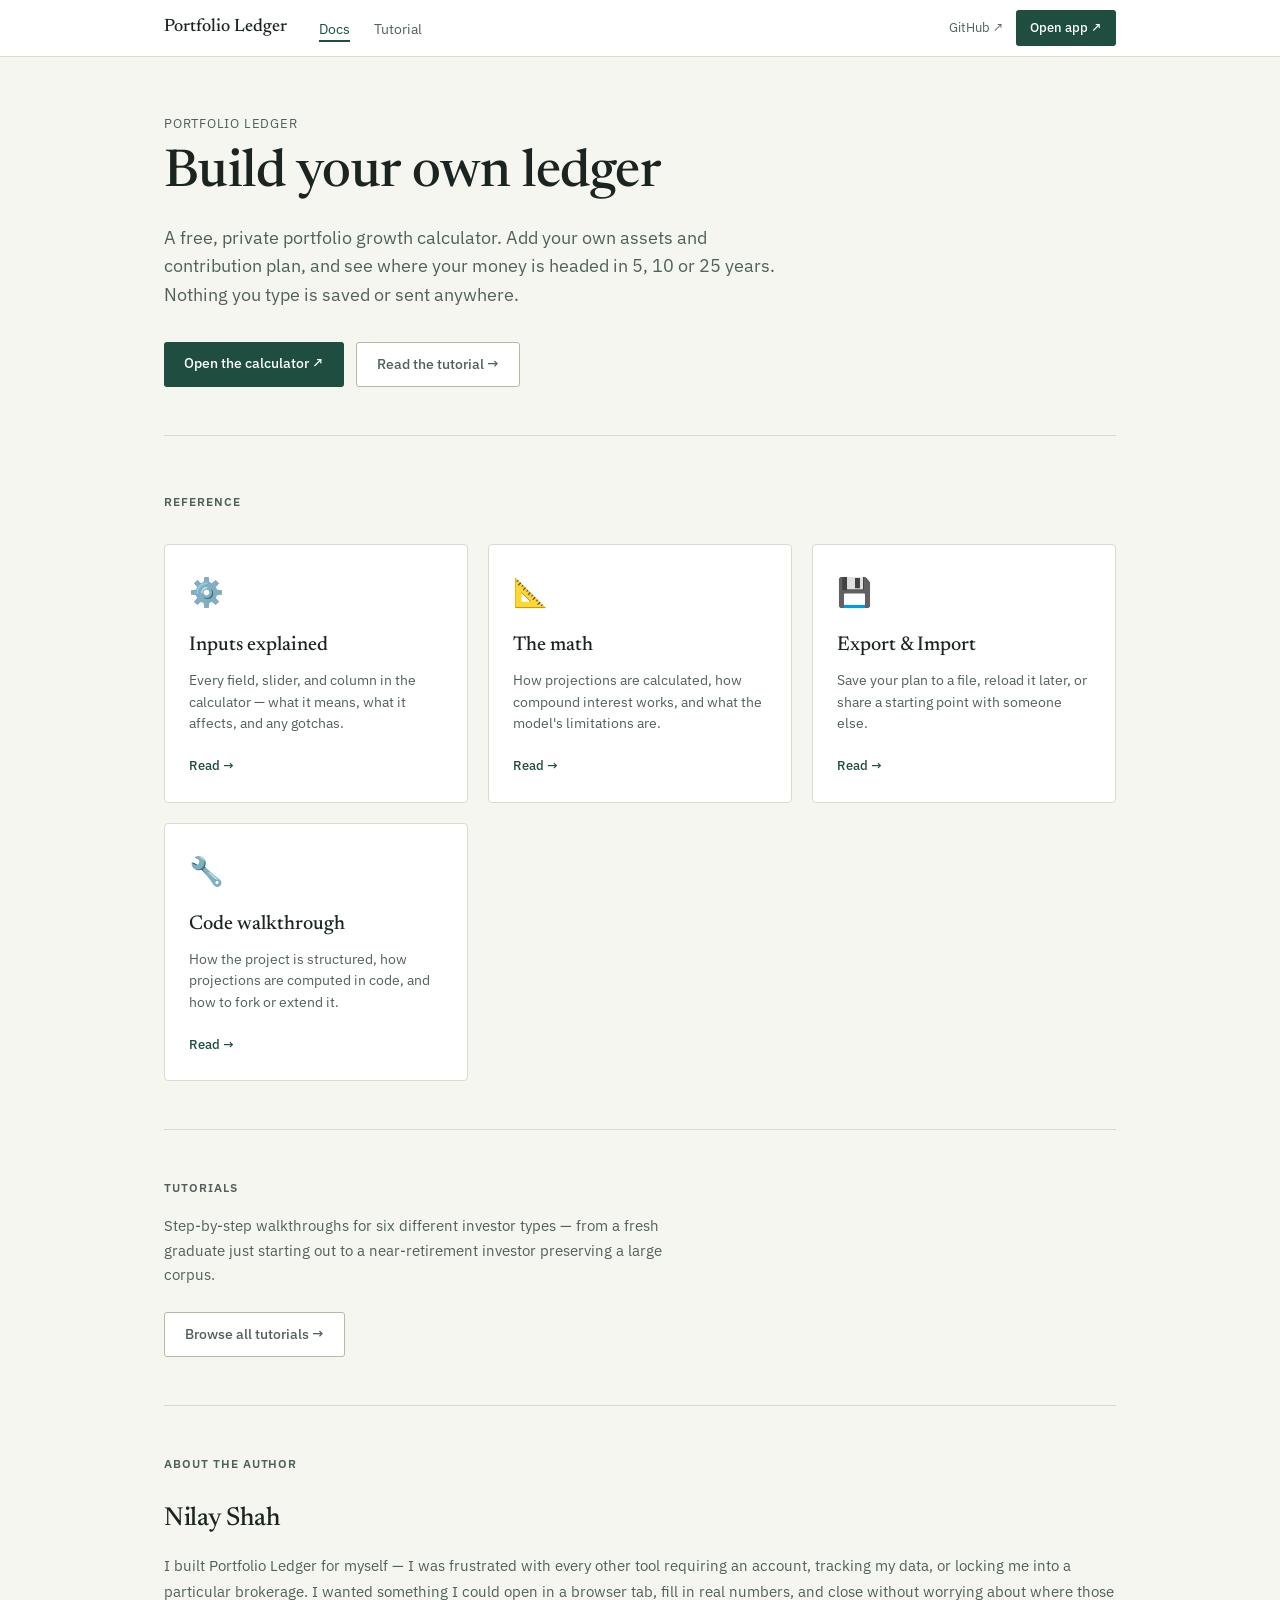
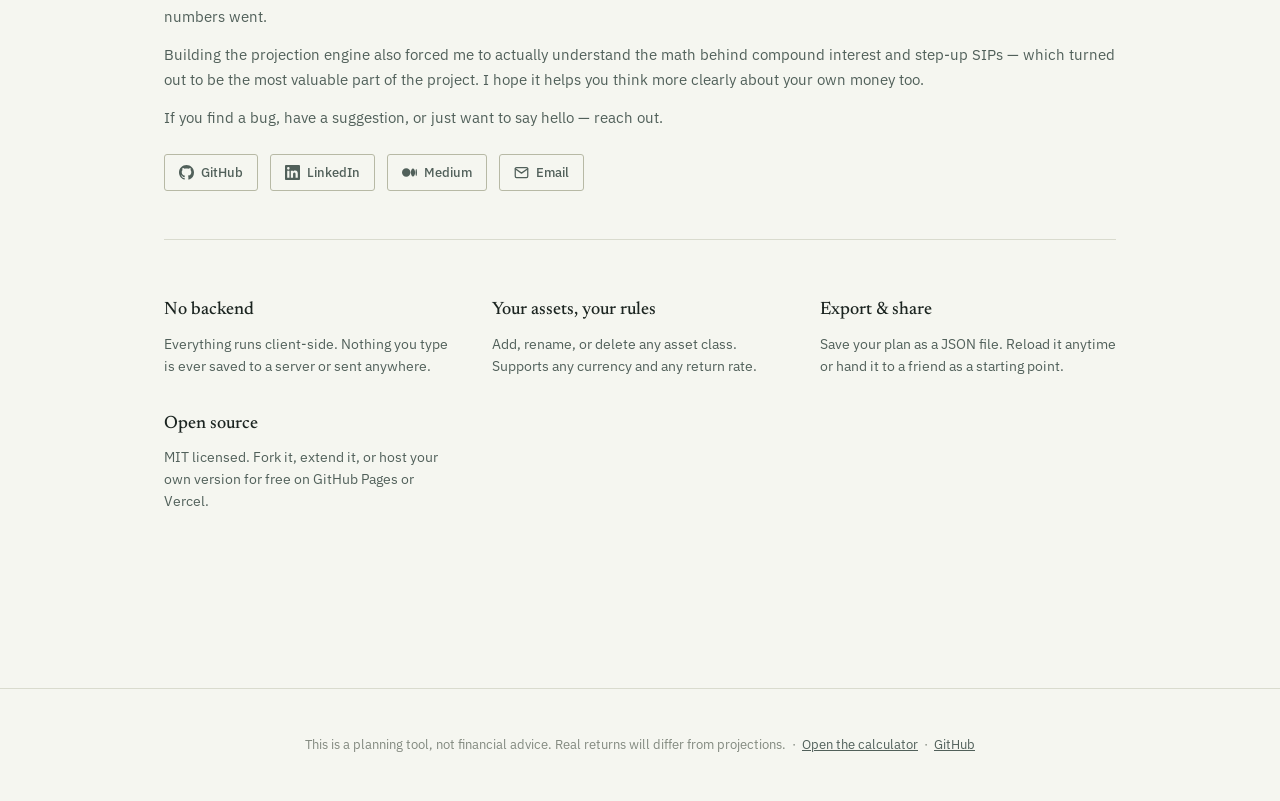
<file: docs/index.html>
<!DOCTYPE html>
<html lang="en">
<head>
<meta charset="UTF-8">
<meta name="viewport" content="width=device-width, initial-scale=1.0">
<title>Portfolio Ledger — Docs</title>
<meta name="description" content="Documentation for Portfolio Ledger — a free, private portfolio growth calculator that runs entirely in your browser.">
<link rel="icon" type="image/svg+xml" href="../app/favicon.svg">
<link rel="stylesheet" href="css/style.css">
</head>
<body>

<nav class="site-nav">
  <div class="nav-inner">
    <a class="nav-brand" href="index.html">Portfolio Ledger</a>
    <ul class="nav-links">
      <li><a href="index.html" class="active">Docs</a></li>
      <li><a href="tutorials/index.html">Tutorial</a></li>
    </ul>
    <div class="nav-ctas">
      <a href="https://github.com/nilays-ns/portfolio-ledger" target="_blank" rel="noopener">GitHub ↗</a>
      <a href="../app/index.html" class="nav-cta-primary">Open app ↗</a>
    </div>
    <button class="nav-hamburger" aria-label="Toggle navigation">
      <svg width="20" height="20" viewBox="0 0 20 20" fill="none" stroke="currentColor" stroke-width="1.8">
        <line x1="2" y1="5" x2="18" y2="5"/>
        <line x1="2" y1="10" x2="18" y2="10"/>
        <line x1="2" y1="15" x2="18" y2="15"/>
      </svg>
    </button>
  </div>
</nav>

<div class="page">

  <div class="hero">
    <p class="hero-label">Portfolio Ledger</p>
    <h1>Build your own ledger</h1>
    <p class="hero-sub">A free, private portfolio growth calculator. Add your own assets and contribution plan, and see where your money is headed in 5, 10 or 25 years. Nothing you type is saved or sent anywhere.</p>
    <div class="hero-actions">
      <a href="../app/index.html" class="btn btn-primary">Open the calculator ↗</a>
      <a href="tutorials/index.html" class="btn btn-ghost">Read the tutorial →</a>
    </div>
  </div>

  <p class="section-label">Reference</p>
  <div class="card-grid">
    <a class="card" href="references/inputs.html">
      <span class="card-icon">⚙️</span>
      <h3>Inputs explained</h3>
      <p>Every field, slider, and column in the calculator — what it means, what it affects, and any gotchas.</p>
      <span class="card-link">Read →</span>
    </a>
    <a class="card" href="references/math.html">
      <span class="card-icon">📐</span>
      <h3>The math</h3>
      <p>How projections are calculated, how compound interest works, and what the model's limitations are.</p>
      <span class="card-link">Read →</span>
    </a>
    <a class="card" href="references/export-import.html">
      <span class="card-icon">💾</span>
      <h3>Export &amp; Import</h3>
      <p>Save your plan to a file, reload it later, or share a starting point with someone else.</p>
      <span class="card-link">Read →</span>
    </a>
    <a class="card" href="references/code.html">
      <span class="card-icon">🔧</span>
      <h3>Code walkthrough</h3>
      <p>How the project is structured, how projections are computed in code, and how to fork or extend it.</p>
      <span class="card-link">Read →</span>
    </a>
  </div>

  <hr class="rule">

  <p class="section-label">Tutorials</p>
  <p style="font-size:15px; color:var(--ink-soft); margin: -8px 0 24px; max-width: 56ch;">Step-by-step walkthroughs for six different investor types — from a fresh graduate just starting out to a near-retirement investor preserving a large corpus.</p>
  <a href="tutorials/index.html" class="btn btn-ghost">Browse all tutorials →</a>

  <hr class="rule">

  <p class="section-label">About the author</p>
  <div style="display:flex;gap:32px;align-items:flex-start;flex-wrap:wrap;">
    <div style="flex:1;min-width:260px;">
      <h2 style="font-family:'Newsreader',serif;font-weight:500;font-size:26px;margin:0 0 12px;letter-spacing:-0.01em;">Nilay Shah</h2>
      <p style="font-size:15px;color:var(--ink-soft);line-height:1.7;margin:0 0 12px;">I built Portfolio Ledger for myself — I was frustrated with every other tool requiring an account, tracking my data, or locking me into a particular brokerage. I wanted something I could open in a browser tab, fill in real numbers, and close without worrying about where those numbers went.</p>
      <p style="font-size:15px;color:var(--ink-soft);line-height:1.7;margin:0 0 12px;">Building the projection engine also forced me to actually understand the math behind compound interest and step-up SIPs — which turned out to be the most valuable part of the project. I hope it helps you think more clearly about your own money too.</p>
      <p style="font-size:15px;color:var(--ink-soft);line-height:1.7;margin:0 0 24px;">If you find a bug, have a suggestion, or just want to say hello — reach out.</p>
      <div style="display:flex;gap:12px;flex-wrap:wrap;">
        <a href="https://github.com/nilays-ns" target="_blank" rel="noopener" style="display:inline-flex;align-items:center;gap:7px;font-size:13px;font-weight:500;color:var(--ink-soft);text-decoration:none;border:1px solid var(--line-strong);padding:7px 14px;border-radius:3px;transition:border-color 0.15s,color 0.15s;" onmouseover="this.style.borderColor='var(--ink)';this.style.color='var(--ink)'" onmouseout="this.style.borderColor='var(--line-strong)';this.style.color='var(--ink-soft)'">
          <svg width="15" height="15" viewBox="0 0 16 16" fill="currentColor"><path d="M8 0C3.58 0 0 3.58 0 8c0 3.54 2.29 6.53 5.47 7.59.4.07.55-.17.55-.38 0-.19-.01-.82-.01-1.49-2.01.37-2.53-.49-2.69-.94-.09-.23-.48-.94-.82-1.13-.28-.15-.68-.52-.01-.53.63-.01 1.08.58 1.23.82.72 1.21 1.87.87 2.33.66.07-.52.28-.87.51-1.07-1.78-.2-3.64-.89-3.64-3.95 0-.87.31-1.59.82-2.15-.08-.2-.36-1.02.08-2.12 0 0 .67-.21 2.2.82.64-.18 1.32-.27 2-.27.68 0 1.36.09 2 .27 1.53-1.04 2.2-.82 2.2-.82.44 1.1.16 1.92.08 2.12.51.56.82 1.27.82 2.15 0 3.07-1.87 3.75-3.65 3.95.29.25.54.73.54 1.48 0 1.07-.01 1.93-.01 2.2 0 .21.15.46.55.38A8.013 8.013 0 0016 8c0-4.42-3.58-8-8-8z"/></svg>
          GitHub
        </a>
        <a href="https://www.linkedin.com/in/nilay-shah-036480152/" target="_blank" rel="noopener" style="display:inline-flex;align-items:center;gap:7px;font-size:13px;font-weight:500;color:var(--ink-soft);text-decoration:none;border:1px solid var(--line-strong);padding:7px 14px;border-radius:3px;transition:border-color 0.15s,color 0.15s;" onmouseover="this.style.borderColor='var(--ink)';this.style.color='var(--ink)'" onmouseout="this.style.borderColor='var(--line-strong)';this.style.color='var(--ink-soft)'">
          <svg width="15" height="15" viewBox="0 0 24 24" fill="currentColor"><path d="M20.447 20.452h-3.554v-5.569c0-1.328-.027-3.037-1.852-3.037-1.853 0-2.136 1.445-2.136 2.939v5.667H9.351V9h3.414v1.561h.046c.477-.9 1.637-1.85 3.37-1.85 3.601 0 4.267 2.37 4.267 5.455v6.286zM5.337 7.433a2.062 2.062 0 01-2.063-2.065 2.064 2.064 0 112.063 2.065zm1.782 13.019H3.555V9h3.564v11.452zM22.225 0H1.771C.792 0 0 .774 0 1.729v20.542C0 23.227.792 24 1.771 24h20.451C23.2 24 24 23.227 24 22.271V1.729C24 .774 23.2 0 22.222 0h.003z"/></svg>
          LinkedIn
        </a>
        <a href="https://medium.com/@shahnilay" target="_blank" rel="noopener" style="display:inline-flex;align-items:center;gap:7px;font-size:13px;font-weight:500;color:var(--ink-soft);text-decoration:none;border:1px solid var(--line-strong);padding:7px 14px;border-radius:3px;transition:border-color 0.15s,color 0.15s;" onmouseover="this.style.borderColor='var(--ink)';this.style.color='var(--ink)'" onmouseout="this.style.borderColor='var(--line-strong)';this.style.color='var(--ink-soft)'">
          <svg width="15" height="15" viewBox="0 0 24 24" fill="currentColor"><path d="M13.54 12a6.8 6.8 0 01-6.77 6.82A6.8 6.8 0 010 12a6.8 6.8 0 016.77-6.82A6.8 6.8 0 0113.54 12zM20.96 12c0 3.54-1.51 6.42-3.38 6.42-1.87 0-3.39-2.88-3.39-6.42s1.52-6.42 3.39-6.42 3.38 2.88 3.38 6.42M24 12c0 3.17-.53 5.75-1.19 5.75-.66 0-1.19-2.58-1.19-5.75s.53-5.75 1.19-5.75C23.47 6.25 24 8.83 24 12z"/></svg>
          Medium
        </a>
        <a href="mailto:shahnilay103@gmail.com" style="display:inline-flex;align-items:center;gap:7px;font-size:13px;font-weight:500;color:var(--ink-soft);text-decoration:none;border:1px solid var(--line-strong);padding:7px 14px;border-radius:3px;transition:border-color 0.15s,color 0.15s;" onmouseover="this.style.borderColor='var(--ink)';this.style.color='var(--ink)'" onmouseout="this.style.borderColor='var(--line-strong)';this.style.color='var(--ink-soft)'">
          <svg width="15" height="15" viewBox="0 0 24 24" fill="none" stroke="currentColor" stroke-width="2" stroke-linecap="round" stroke-linejoin="round"><path d="M4 4h16c1.1 0 2 .9 2 2v12c0 1.1-.9 2-2 2H4c-1.1 0-2-.9-2-2V6c0-1.1.9-2 2-2z"/><polyline points="22,6 12,13 2,6"/></svg>
          Email
        </a>
      </div>
    </div>
  </div>

  <hr class="rule">

  <div class="feature-strip">
    <div class="feature-item">
      <h4>No backend</h4>
      <p>Everything runs client-side. Nothing you type is ever saved to a server or sent anywhere.</p>
    </div>
    <div class="feature-item">
      <h4>Your assets, your rules</h4>
      <p>Add, rename, or delete any asset class. Supports any currency and any return rate.</p>
    </div>
    <div class="feature-item">
      <h4>Export &amp; share</h4>
      <p>Save your plan as a JSON file. Reload it anytime or hand it to a friend as a starting point.</p>
    </div>
    <div class="feature-item">
      <h4>Open source</h4>
      <p>MIT licensed. Fork it, extend it, or host your own version for free on GitHub Pages or Vercel.</p>
    </div>
  </div>

</div>

<footer class="site-footer">
  <p>This is a planning tool, not financial advice. Real returns will differ from projections. &nbsp;·&nbsp; <a href="../app/index.html">Open the calculator</a> &nbsp;·&nbsp; <a href="https://github.com/nilays-ns/portfolio-ledger" target="_blank" rel="noopener">GitHub</a></p>
</footer>

<script src="js/nav.js"></script>
</body>
</html>
</file>
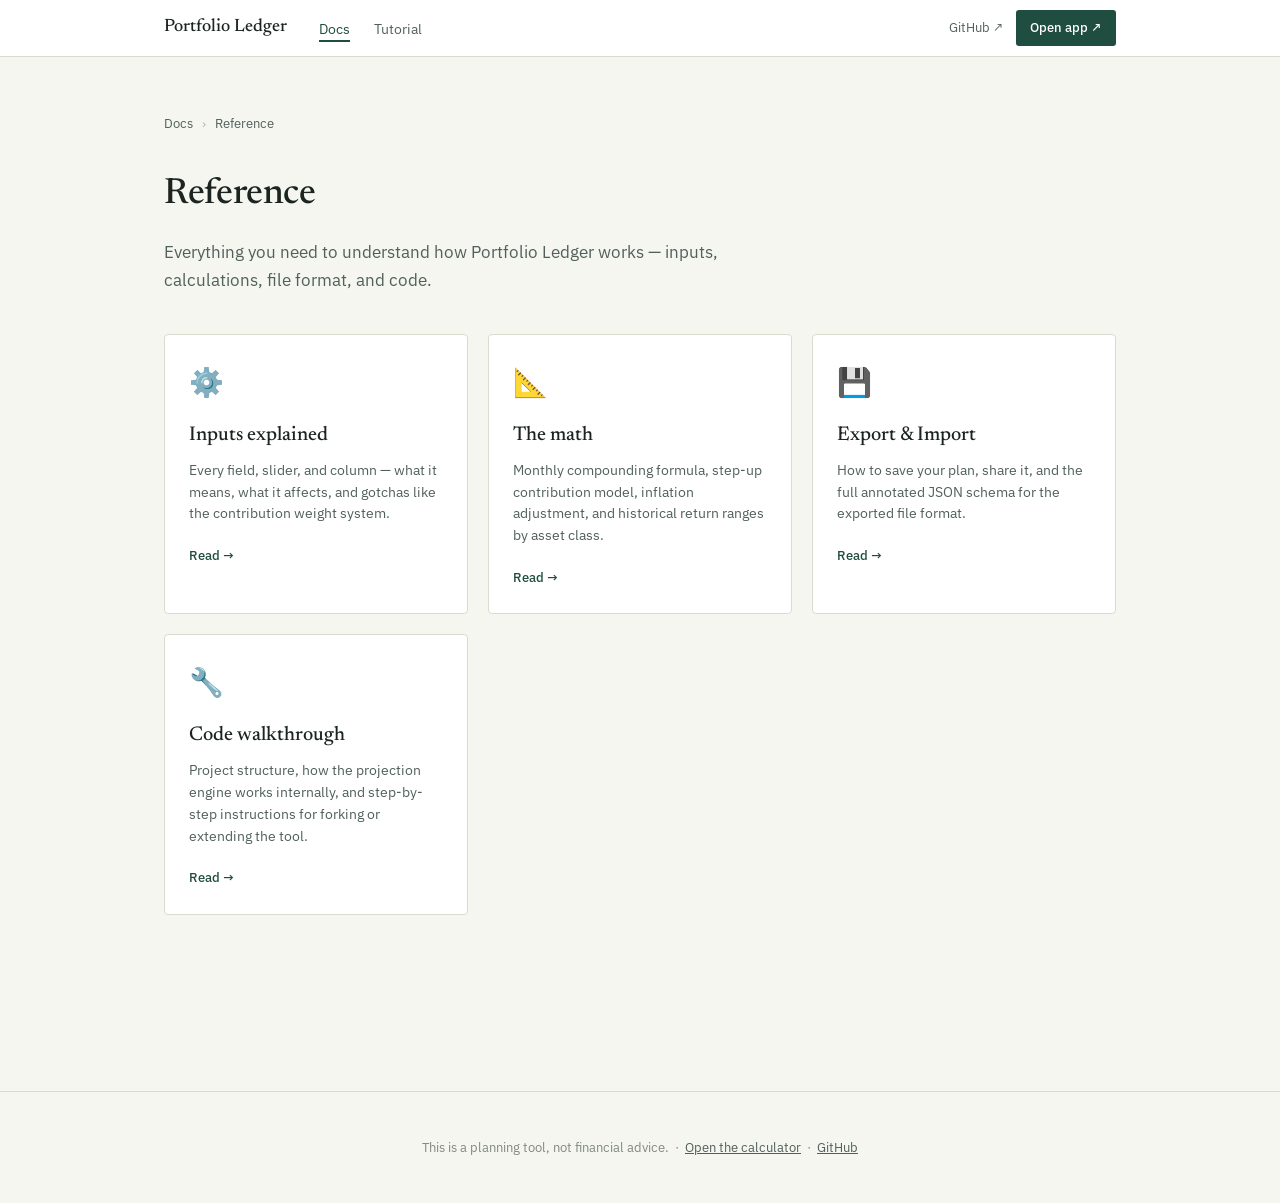
<file: docs/references/index.html>
<!DOCTYPE html>
<html lang="en">
<head>
<meta charset="UTF-8">
<meta name="viewport" content="width=device-width, initial-scale=1.0">
<title>Reference — Portfolio Ledger Docs</title>
<meta name="description" content="Full reference documentation for Portfolio Ledger — inputs, math, export format, and code.">
<link rel="icon" type="image/svg+xml" href="../../app/favicon.svg">
<link rel="stylesheet" href="../css/style.css">
</head>
<body>

<nav class="site-nav">
  <div class="nav-inner">
    <a class="nav-brand" href="../index.html">Portfolio Ledger</a>
    <ul class="nav-links">
      <li><a href="../index.html" class="active">Docs</a></li>
      <li><a href="../tutorials/index.html">Tutorial</a></li>
    </ul>
    <div class="nav-ctas">
      <a href="https://github.com/nilays-ns/portfolio-ledger" target="_blank" rel="noopener">GitHub ↗</a>
      <a href="../../app/index.html" class="nav-cta-primary">Open app ↗</a>
    </div>
    <button class="nav-hamburger" aria-label="Toggle navigation">
      <svg width="20" height="20" viewBox="0 0 20 20" fill="none" stroke="currentColor" stroke-width="1.8">
        <line x1="2" y1="5" x2="18" y2="5"/>
        <line x1="2" y1="10" x2="18" y2="10"/>
        <line x1="2" y1="15" x2="18" y2="15"/>
      </svg>
    </button>
  </div>
</nav>

<div class="page">

  <div class="breadcrumb">
    <a href="../index.html">Docs</a>
    <span>›</span>
    Reference
  </div>

  <h1 style="font-family:'Newsreader',serif;font-weight:500;font-size:36px;margin:0 0 12px;letter-spacing:-0.01em;">Reference</h1>
  <p style="font-size:17px;color:var(--ink-soft);margin:0 0 40px;max-width:56ch;">Everything you need to understand how Portfolio Ledger works — inputs, calculations, file format, and code.</p>

  <div class="card-grid">
    <a class="card" href="inputs.html">
      <span class="card-icon">⚙️</span>
      <h3>Inputs explained</h3>
      <p>Every field, slider, and column — what it means, what it affects, and gotchas like the contribution weight system.</p>
      <span class="card-link">Read →</span>
    </a>
    <a class="card" href="math.html">
      <span class="card-icon">📐</span>
      <h3>The math</h3>
      <p>Monthly compounding formula, step-up contribution model, inflation adjustment, and historical return ranges by asset class.</p>
      <span class="card-link">Read →</span>
    </a>
    <a class="card" href="export-import.html">
      <span class="card-icon">💾</span>
      <h3>Export &amp; Import</h3>
      <p>How to save your plan, share it, and the full annotated JSON schema for the exported file format.</p>
      <span class="card-link">Read →</span>
    </a>
    <a class="card" href="code.html">
      <span class="card-icon">🔧</span>
      <h3>Code walkthrough</h3>
      <p>Project structure, how the projection engine works internally, and step-by-step instructions for forking or extending the tool.</p>
      <span class="card-link">Read →</span>
    </a>
  </div>

</div>

<footer class="site-footer">
  <p>This is a planning tool, not financial advice. &nbsp;·&nbsp; <a href="../../app/index.html">Open the calculator</a> &nbsp;·&nbsp; <a href="https://github.com/nilays-ns/portfolio-ledger" target="_blank" rel="noopener">GitHub</a></p>
</footer>

<script src="../js/nav.js"></script>
</body>
</html>
</file>
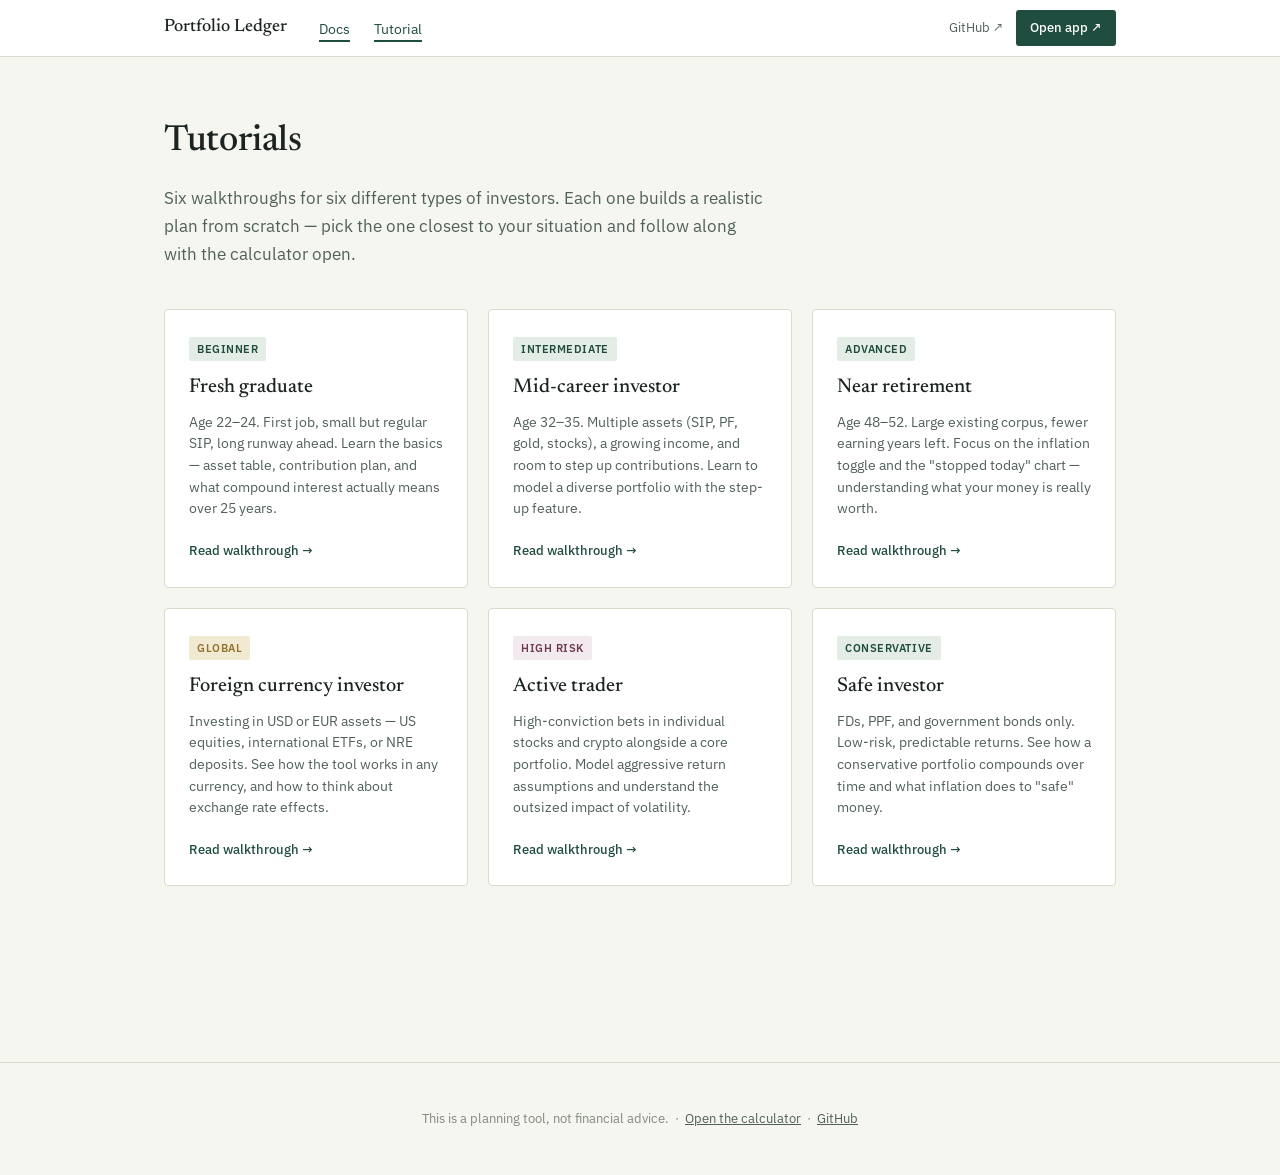
<file: docs/tutorials/index.html>
<!DOCTYPE html>
<html lang="en">
<head>
<meta charset="UTF-8">
<meta name="viewport" content="width=device-width, initial-scale=1.0">
<title>Tutorials — Portfolio Ledger Docs</title>
<meta name="description" content="Step-by-step walkthroughs for Portfolio Ledger — six investor personas from fresh graduate to near-retirement.">
<link rel="icon" type="image/svg+xml" href="../../app/favicon.svg">
<link rel="stylesheet" href="../css/style.css">
</head>
<body>

<nav class="site-nav">
  <div class="nav-inner">
    <a class="nav-brand" href="../index.html">Portfolio Ledger</a>
    <ul class="nav-links">
      <li><a href="../index.html">Docs</a></li>
      <li><a href="index.html" class="active">Tutorial</a></li>
    </ul>
    <div class="nav-ctas">
      <a href="https://github.com/nilays-ns/portfolio-ledger" target="_blank" rel="noopener">GitHub ↗</a>
      <a href="../../app/index.html" class="nav-cta-primary">Open app ↗</a>
    </div>
    <button class="nav-hamburger" aria-label="Toggle navigation">
      <svg width="20" height="20" viewBox="0 0 20 20" fill="none" stroke="currentColor" stroke-width="1.8">
        <line x1="2" y1="5" x2="18" y2="5"/>
        <line x1="2" y1="10" x2="18" y2="10"/>
        <line x1="2" y1="15" x2="18" y2="15"/>
      </svg>
    </button>
  </div>
</nav>

<div class="page">

  <h1 style="font-family:'Newsreader',serif;font-weight:500;font-size:36px;margin:0 0 12px;letter-spacing:-0.01em;">Tutorials</h1>
  <p style="font-size:17px;color:var(--ink-soft);margin:0 0 40px;max-width:60ch;">Six walkthroughs for six different types of investors. Each one builds a realistic plan from scratch — pick the one closest to your situation and follow along with the calculator open.</p>

  <div class="card-grid">

    <a class="card" href="fresh-graduate.html">
      <span class="card-tag">Beginner</span>
      <h3>Fresh graduate</h3>
      <p>Age 22–24. First job, small but regular SIP, long runway ahead. Learn the basics — asset table, contribution plan, and what compound interest actually means over 25 years.</p>
      <span class="card-link">Read walkthrough →</span>
    </a>

    <a class="card" href="mid-career.html">
      <span class="card-tag">Intermediate</span>
      <h3>Mid-career investor</h3>
      <p>Age 32–35. Multiple assets (SIP, PF, gold, stocks), a growing income, and room to step up contributions. Learn to model a diverse portfolio with the step-up feature.</p>
      <span class="card-link">Read walkthrough →</span>
    </a>

    <a class="card" href="near-retirement.html">
      <span class="card-tag">Advanced</span>
      <h3>Near retirement</h3>
      <p>Age 48–52. Large existing corpus, fewer earning years left. Focus on the inflation toggle and the "stopped today" chart — understanding what your money is really worth.</p>
      <span class="card-link">Read walkthrough →</span>
    </a>

    <a class="card" href="foreign-currency.html">
      <span class="card-tag brass">Global</span>
      <h3>Foreign currency investor</h3>
      <p>Investing in USD or EUR assets — US equities, international ETFs, or NRE deposits. See how the tool works in any currency, and how to think about exchange rate effects.</p>
      <span class="card-link">Read walkthrough →</span>
    </a>

    <a class="card" href="trader.html">
      <span class="card-tag plum">High risk</span>
      <h3>Active trader</h3>
      <p>High-conviction bets in individual stocks and crypto alongside a core portfolio. Model aggressive return assumptions and understand the outsized impact of volatility.</p>
      <span class="card-link">Read walkthrough →</span>
    </a>

    <a class="card" href="safe-investor.html">
      <span class="card-tag">Conservative</span>
      <h3>Safe investor</h3>
      <p>FDs, PPF, and government bonds only. Low-risk, predictable returns. See how a conservative portfolio compounds over time and what inflation does to "safe" money.</p>
      <span class="card-link">Read walkthrough →</span>
    </a>

  </div>

</div>

<footer class="site-footer">
  <p>This is a planning tool, not financial advice. &nbsp;·&nbsp; <a href="../../app/index.html">Open the calculator</a> &nbsp;·&nbsp; <a href="https://github.com/nilays-ns/portfolio-ledger" target="_blank" rel="noopener">GitHub</a></p>
</footer>

<script src="../js/nav.js"></script>
</body>
</html>
</file>
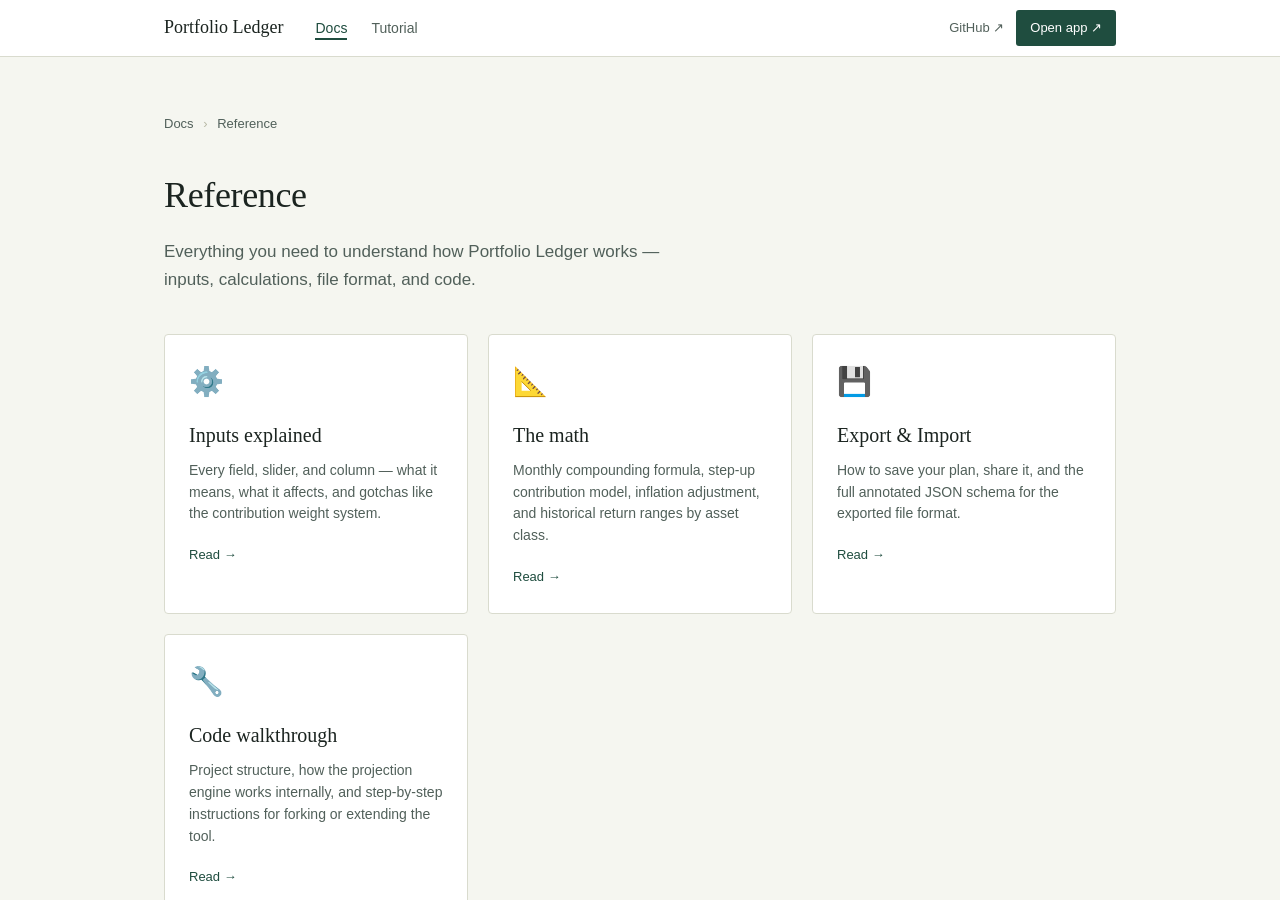
<file: docs/docs.html>
<!DOCTYPE html>
<html lang="en">
<head>
<meta charset="UTF-8">
<meta http-equiv="refresh" content="0; url=references/index.html">
<title>Redirecting — Portfolio Ledger Docs</title>
</head>
<body>
<p><a href="references/index.html">Click here if you are not redirected.</a></p>
</body>
</html>
</file>
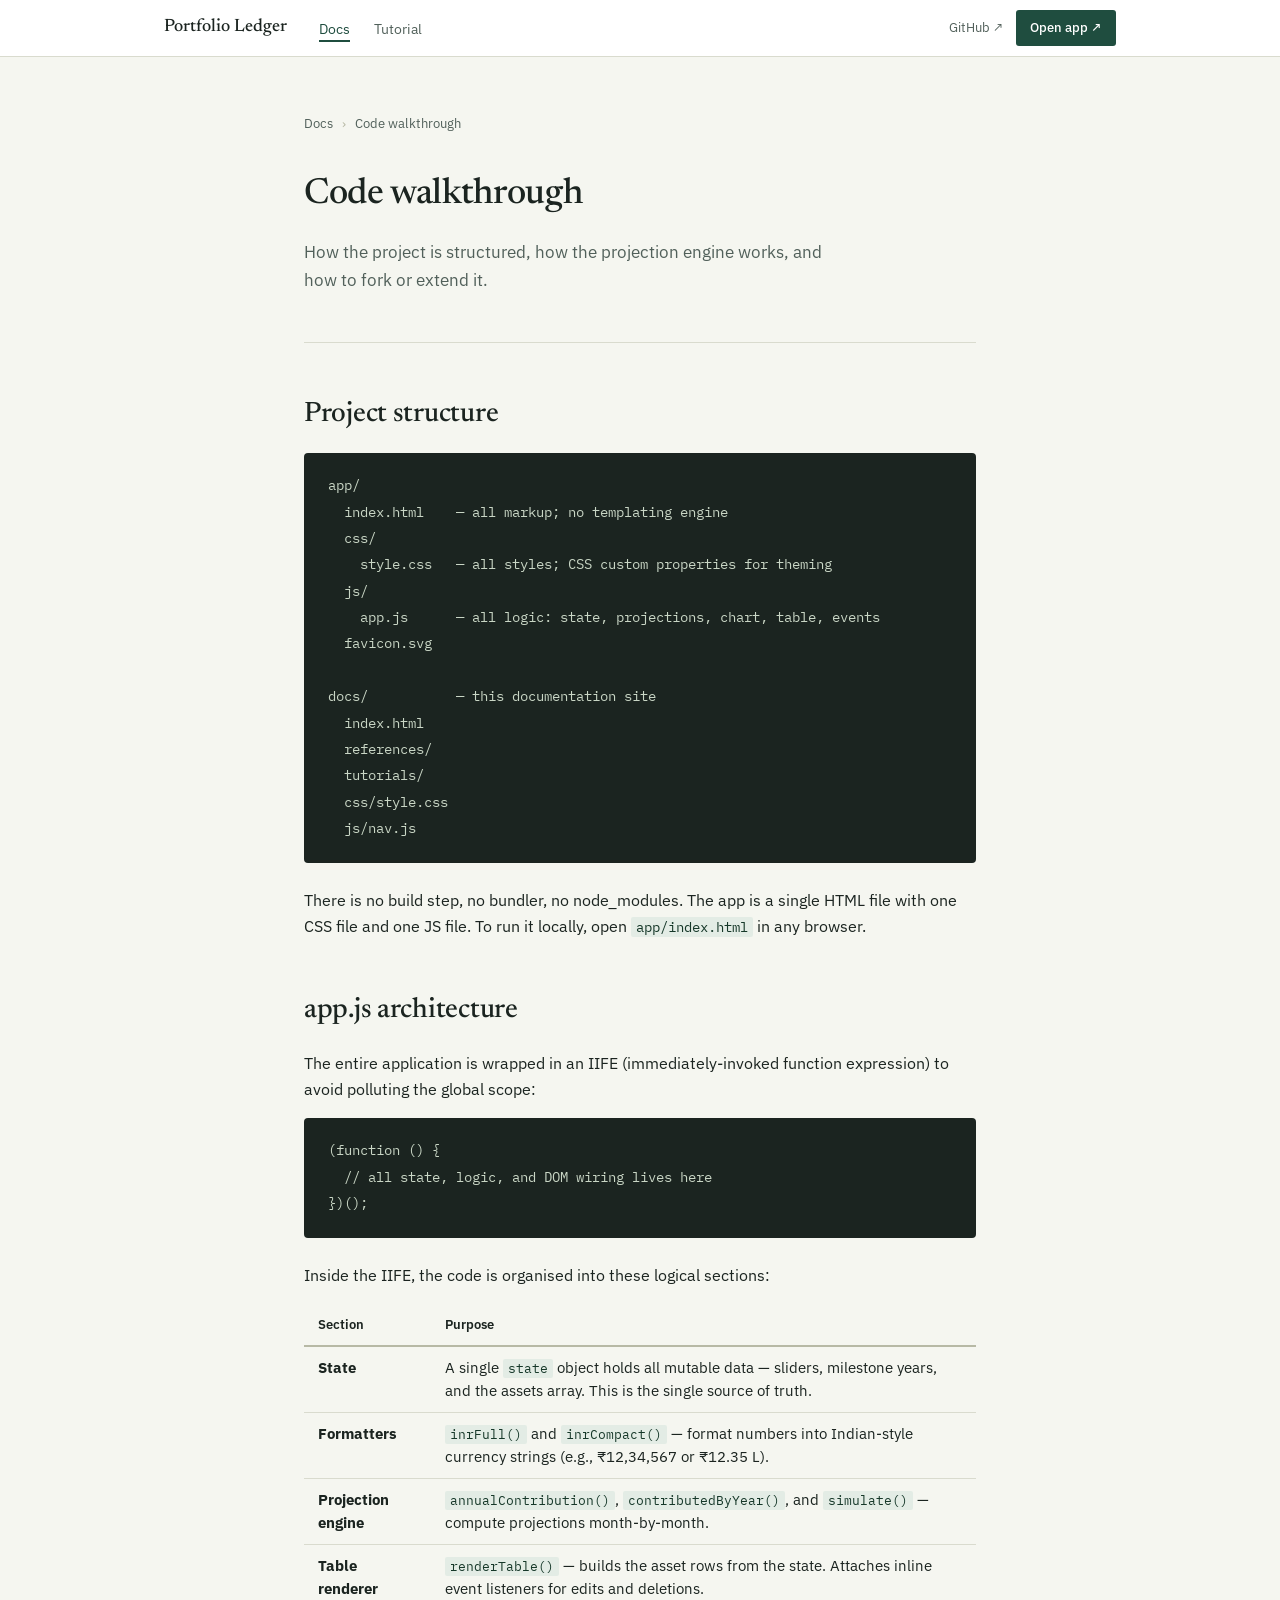
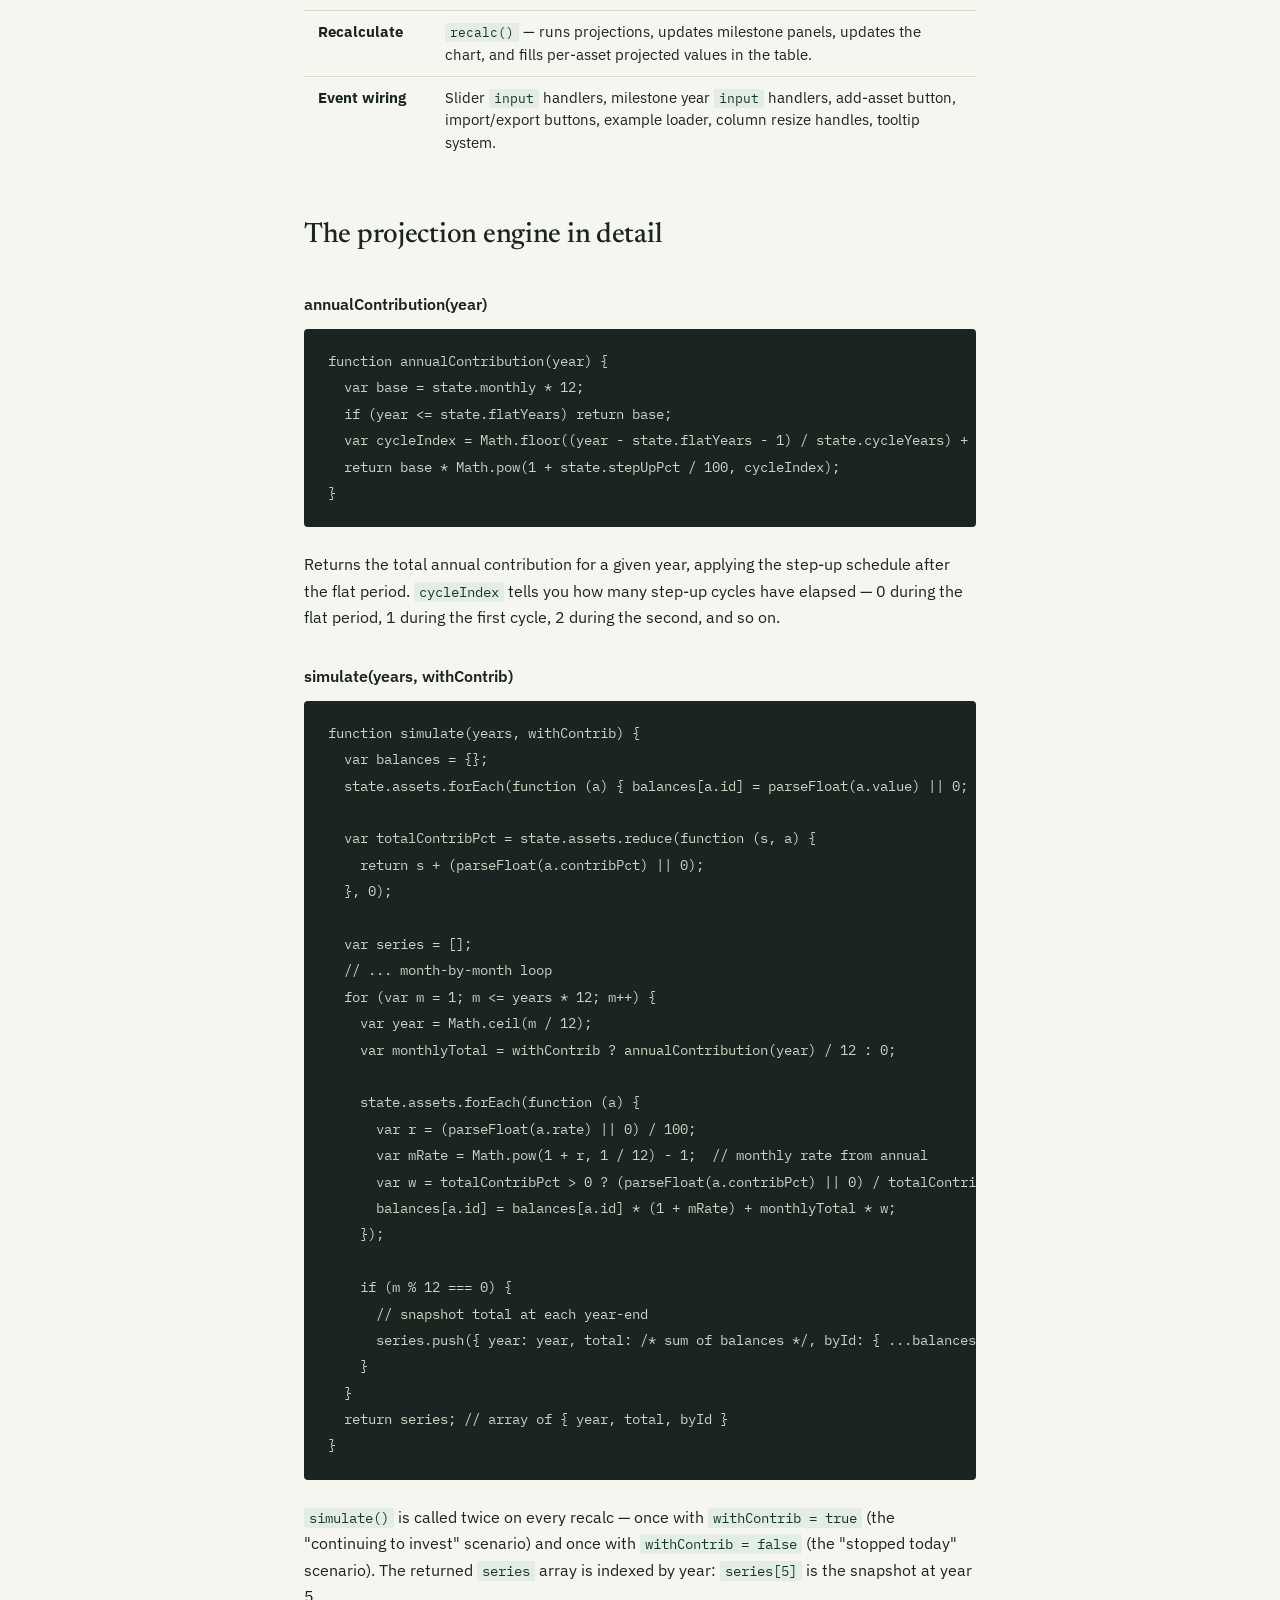
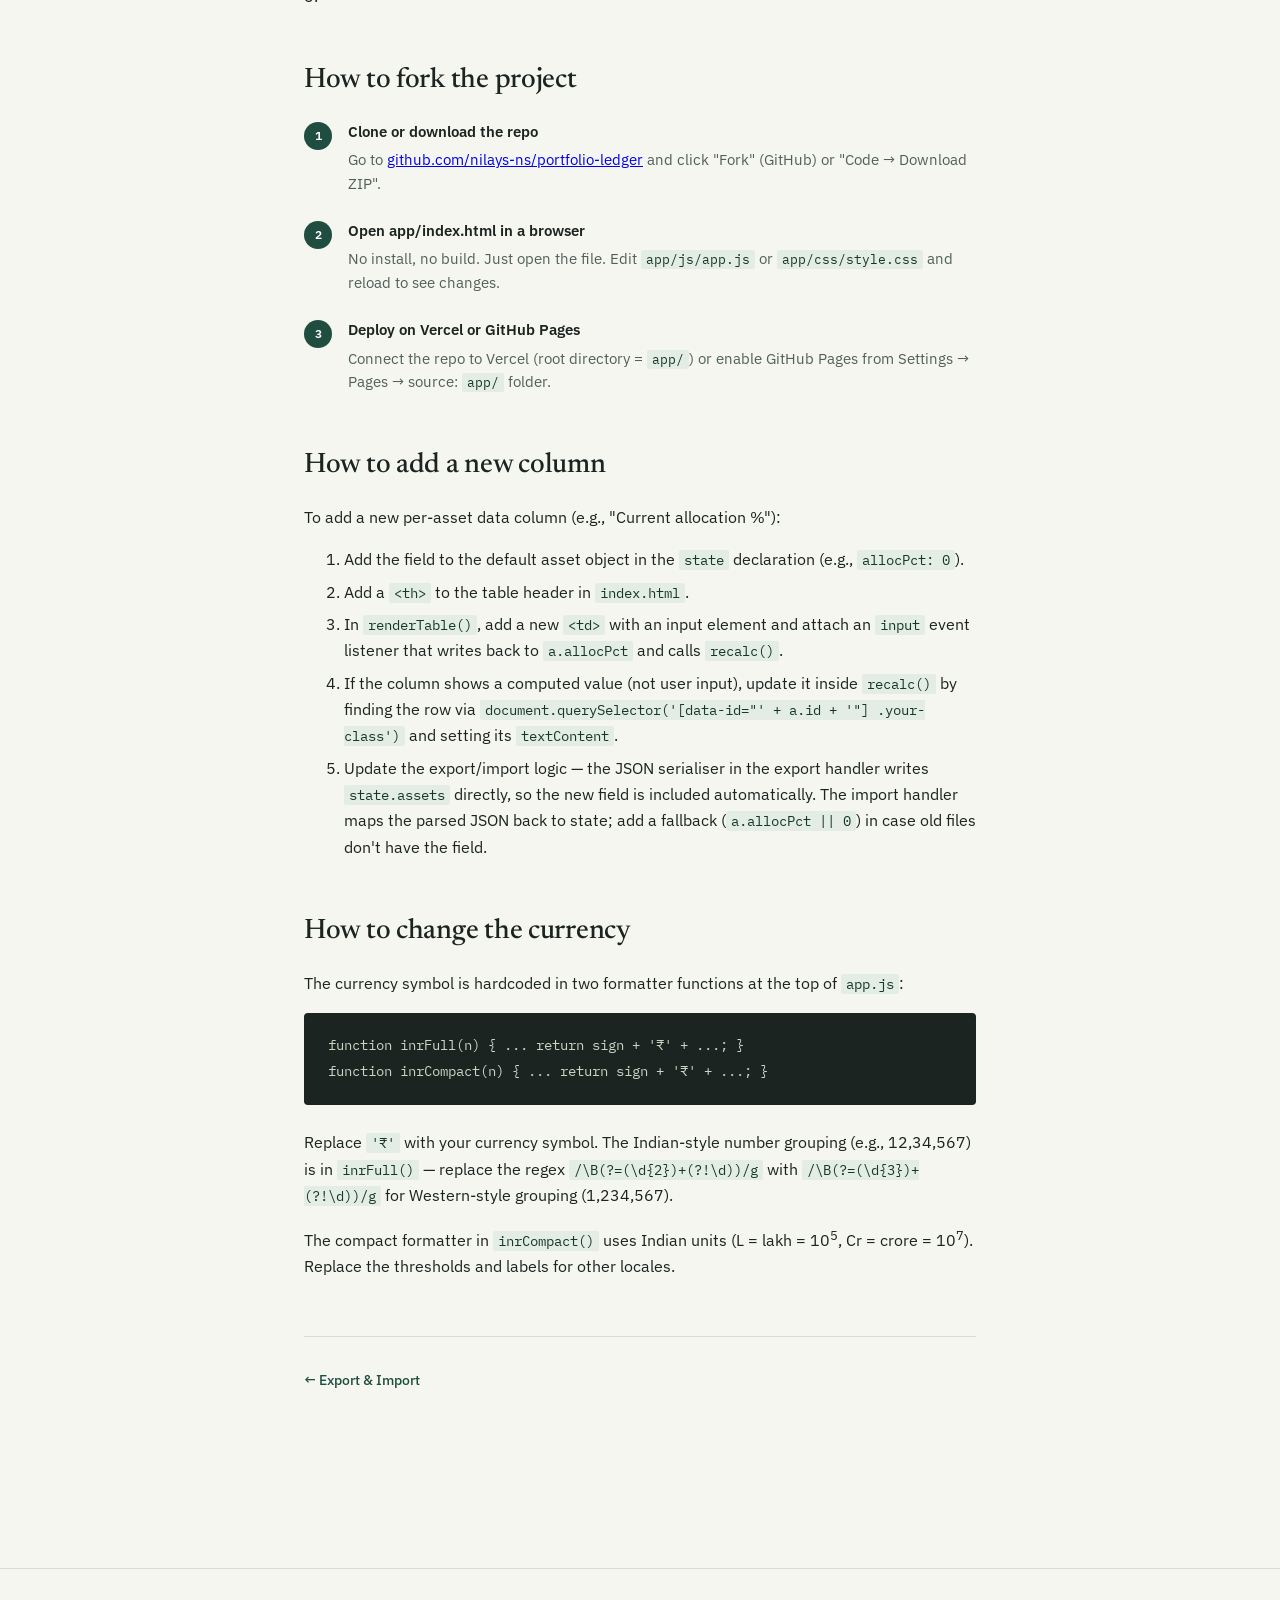
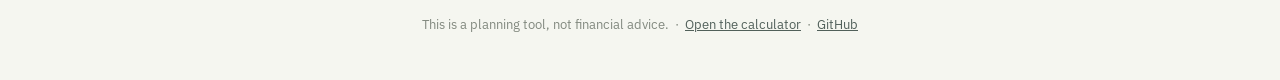
<file: docs/references/code.html>
<!DOCTYPE html>
<html lang="en">
<head>
<meta charset="UTF-8">
<meta name="viewport" content="width=device-width, initial-scale=1.0">
<title>Code Walkthrough — Portfolio Ledger Docs</title>
<meta name="description" content="How Portfolio Ledger is structured, how projections are computed in code, and how to fork or extend it.">
<link rel="icon" type="image/svg+xml" href="../../app/favicon.svg">
<link rel="stylesheet" href="../css/style.css">
</head>
<body>

<nav class="site-nav">
  <div class="nav-inner">
    <a class="nav-brand" href="../index.html">Portfolio Ledger</a>
    <ul class="nav-links">
      <li><a href="../index.html" class="active">Docs</a></li>
      <li><a href="../tutorials/index.html">Tutorial</a></li>
    </ul>
    <div class="nav-ctas">
      <a href="https://github.com/nilays-ns/portfolio-ledger" target="_blank" rel="noopener">GitHub ↗</a>
      <a href="../../app/index.html" class="nav-cta-primary">Open app ↗</a>
    </div>
    <button class="nav-hamburger" aria-label="Toggle navigation">
      <svg width="20" height="20" viewBox="0 0 20 20" fill="none" stroke="currentColor" stroke-width="1.8">
        <line x1="2" y1="5" x2="18" y2="5"/>
        <line x1="2" y1="10" x2="18" y2="10"/>
        <line x1="2" y1="15" x2="18" y2="15"/>
      </svg>
    </button>
  </div>
</nav>

<div class="page-narrow">

  <div class="breadcrumb">
    <a href="../index.html">Docs</a>
    <span>›</span>
    Code walkthrough
  </div>

  <h1 style="font-family:'Newsreader',serif;font-weight:500;font-size:36px;margin:0 0 12px;letter-spacing:-0.01em;">Code walkthrough</h1>
  <p style="font-size:17px;color:var(--ink-soft);margin:0 0 48px;max-width:52ch;">How the project is structured, how the projection engine works, and how to fork or extend it.</p>

  <hr class="rule" style="margin-top:0;">

  <h2 class="doc-heading">Project structure</h2>
  <pre><code>app/
  index.html    — all markup; no templating engine
  css/
    style.css   — all styles; CSS custom properties for theming
  js/
    app.js      — all logic: state, projections, chart, table, events
  favicon.svg

docs/           — this documentation site
  index.html
  references/
  tutorials/
  css/style.css
  js/nav.js</code></pre>

  <p class="prose">There is no build step, no bundler, no node_modules. The app is a single HTML file with one CSS file and one JS file. To run it locally, open <code>app/index.html</code> in any browser.</p>

  <h2 class="doc-heading">app.js architecture</h2>
  <p class="prose">The entire application is wrapped in an IIFE (immediately-invoked function expression) to avoid polluting the global scope:</p>

  <pre><code>(function () {
  // all state, logic, and DOM wiring lives here
})();</code></pre>

  <p class="prose">Inside the IIFE, the code is organised into these logical sections:</p>

  <table class="doc-table">
    <thead><tr><th>Section</th><th>Purpose</th></tr></thead>
    <tbody>
      <tr><td><strong>State</strong></td><td>A single <code>state</code> object holds all mutable data — sliders, milestone years, and the assets array. This is the single source of truth.</td></tr>
      <tr><td><strong>Formatters</strong></td><td><code>inrFull()</code> and <code>inrCompact()</code> — format numbers into Indian-style currency strings (e.g., ₹12,34,567 or ₹12.35 L).</td></tr>
      <tr><td><strong>Projection engine</strong></td><td><code>annualContribution()</code>, <code>contributedByYear()</code>, and <code>simulate()</code> — compute projections month-by-month.</td></tr>
      <tr><td><strong>Table renderer</strong></td><td><code>renderTable()</code> — builds the asset rows from the state. Attaches inline event listeners for edits and deletions.</td></tr>
      <tr><td><strong>Recalculate</strong></td><td><code>recalc()</code> — runs projections, updates milestone panels, updates the chart, and fills per-asset projected values in the table.</td></tr>
      <tr><td><strong>Event wiring</strong></td><td>Slider <code>input</code> handlers, milestone year <code>input</code> handlers, add-asset button, import/export buttons, example loader, column resize handles, tooltip system.</td></tr>
    </tbody>
  </table>

  <h2 class="doc-heading">The projection engine in detail</h2>

  <h3 class="doc-subheading">annualContribution(year)</h3>
  <pre><code>function annualContribution(year) {
  var base = state.monthly * 12;
  if (year <= state.flatYears) return base;
  var cycleIndex = Math.floor((year - state.flatYears - 1) / state.cycleYears) + 1;
  return base * Math.pow(1 + state.stepUpPct / 100, cycleIndex);
}</code></pre>
  <p class="prose">Returns the total annual contribution for a given year, applying the step-up schedule after the flat period. <code>cycleIndex</code> tells you how many step-up cycles have elapsed — 0 during the flat period, 1 during the first cycle, 2 during the second, and so on.</p>

  <h3 class="doc-subheading">simulate(years, withContrib)</h3>
  <pre><code>function simulate(years, withContrib) {
  var balances = {};
  state.assets.forEach(function (a) { balances[a.id] = parseFloat(a.value) || 0; });

  var totalContribPct = state.assets.reduce(function (s, a) {
    return s + (parseFloat(a.contribPct) || 0);
  }, 0);

  var series = [];
  // ... month-by-month loop
  for (var m = 1; m <= years * 12; m++) {
    var year = Math.ceil(m / 12);
    var monthlyTotal = withContrib ? annualContribution(year) / 12 : 0;

    state.assets.forEach(function (a) {
      var r = (parseFloat(a.rate) || 0) / 100;
      var mRate = Math.pow(1 + r, 1 / 12) - 1;  // monthly rate from annual
      var w = totalContribPct > 0 ? (parseFloat(a.contribPct) || 0) / totalContribPct : 0;
      balances[a.id] = balances[a.id] * (1 + mRate) + monthlyTotal * w;
    });

    if (m % 12 === 0) {
      // snapshot total at each year-end
      series.push({ year: year, total: /* sum of balances */, byId: { ...balances } });
    }
  }
  return series; // array of { year, total, byId }
}</code></pre>

  <p class="prose"><code>simulate()</code> is called twice on every recalc — once with <code>withContrib = true</code> (the "continuing to invest" scenario) and once with <code>withContrib = false</code> (the "stopped today" scenario). The returned <code>series</code> array is indexed by year: <code>series[5]</code> is the snapshot at year 5.</p>

  <h2 class="doc-heading">How to fork the project</h2>

  <ol class="steps">
    <li>
      <div class="step-body">
        <p class="step-title">Clone or download the repo</p>
        <p class="step-desc">Go to <a href="https://github.com/nilays-ns/portfolio-ledger" target="_blank" rel="noopener">github.com/nilays-ns/portfolio-ledger</a> and click "Fork" (GitHub) or "Code → Download ZIP".</p>
      </div>
    </li>
    <li>
      <div class="step-body">
        <p class="step-title">Open app/index.html in a browser</p>
        <p class="step-desc">No install, no build. Just open the file. Edit <code>app/js/app.js</code> or <code>app/css/style.css</code> and reload to see changes.</p>
      </div>
    </li>
    <li>
      <div class="step-body">
        <p class="step-title">Deploy on Vercel or GitHub Pages</p>
        <p class="step-desc">Connect the repo to Vercel (root directory = <code>app/</code>) or enable GitHub Pages from Settings → Pages → source: <code>app/</code> folder.</p>
      </div>
    </li>
  </ol>

  <h2 class="doc-heading">How to add a new column</h2>
  <p class="prose">To add a new per-asset data column (e.g., "Current allocation %"):</p>

  <ol class="prose">
    <li>Add the field to the default asset object in the <code>state</code> declaration (e.g., <code>allocPct: 0</code>).</li>
    <li>Add a <code>&lt;th&gt;</code> to the table header in <code>index.html</code>.</li>
    <li>In <code>renderTable()</code>, add a new <code>&lt;td&gt;</code> with an input element and attach an <code>input</code> event listener that writes back to <code>a.allocPct</code> and calls <code>recalc()</code>.</li>
    <li>If the column shows a computed value (not user input), update it inside <code>recalc()</code> by finding the row via <code>document.querySelector('[data-id="' + a.id + '"] .your-class')</code> and setting its <code>textContent</code>.</li>
    <li>Update the export/import logic — the JSON serialiser in the export handler writes <code>state.assets</code> directly, so the new field is included automatically. The import handler maps the parsed JSON back to state; add a fallback (<code>a.allocPct || 0</code>) in case old files don't have the field.</li>
  </ol>

  <h2 class="doc-heading">How to change the currency</h2>
  <p class="prose">The currency symbol is hardcoded in two formatter functions at the top of <code>app.js</code>:</p>

  <pre><code>function inrFull(n) { ... return sign + '₹' + ...; }
function inrCompact(n) { ... return sign + '₹' + ...; }</code></pre>

  <p class="prose">Replace <code>'₹'</code> with your currency symbol. The Indian-style number grouping (e.g., 12,34,567) is in <code>inrFull()</code> — replace the regex <code>/\B(?=(\d{2})+(?!\d))/g</code> with <code>/\B(?=(\d{3})+(?!\d))/g</code> for Western-style grouping (1,234,567).</p>

  <p class="prose">The compact formatter in <code>inrCompact()</code> uses Indian units (L = lakh = 10<sup>5</sup>, Cr = crore = 10<sup>7</sup>). Replace the thresholds and labels for other locales.</p>

  <div class="page-nav">
    <a href="export-import.html" class="prev">Export &amp; Import</a>
    <span></span>
  </div>

</div>

<footer class="site-footer">
  <p>This is a planning tool, not financial advice. &nbsp;·&nbsp; <a href="../../app/index.html">Open the calculator</a> &nbsp;·&nbsp; <a href="https://github.com/nilays-ns/portfolio-ledger" target="_blank" rel="noopener">GitHub</a></p>
</footer>

<script src="../js/nav.js"></script>
</body>
</html>
</file>
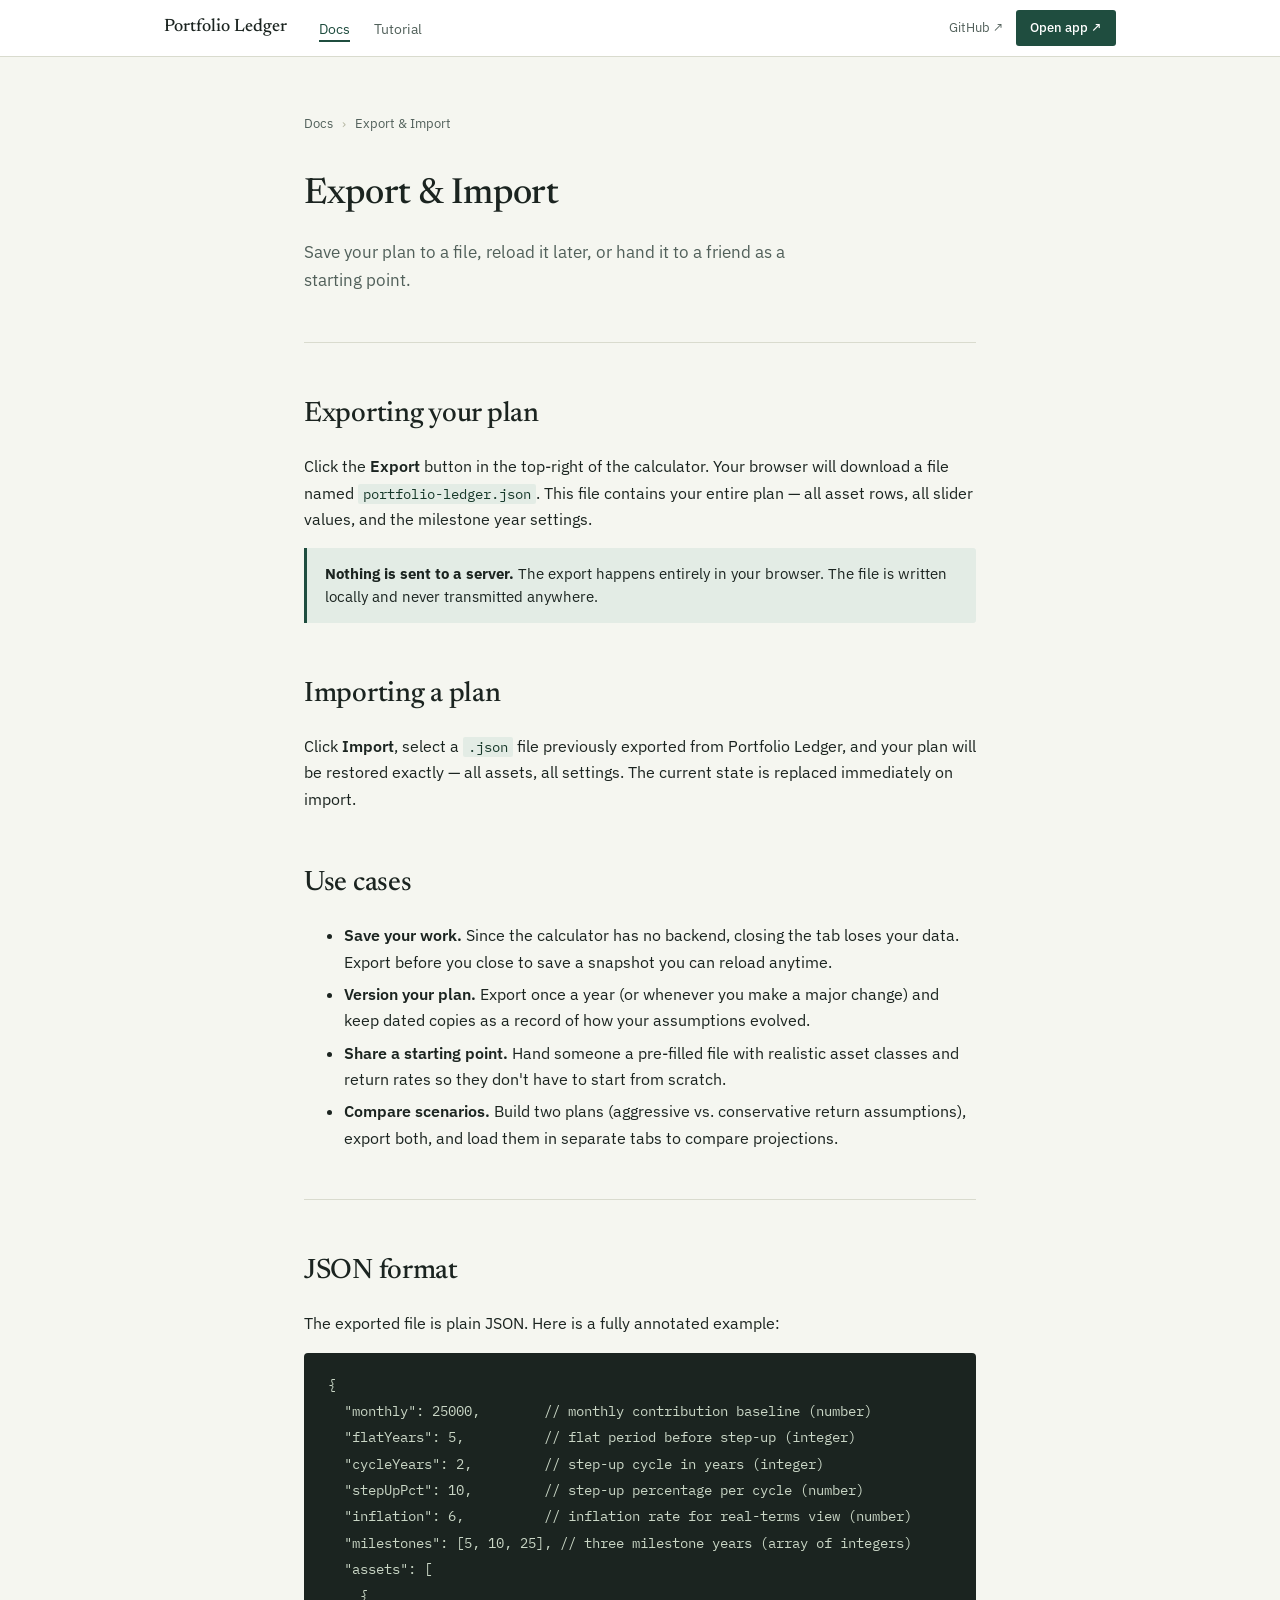
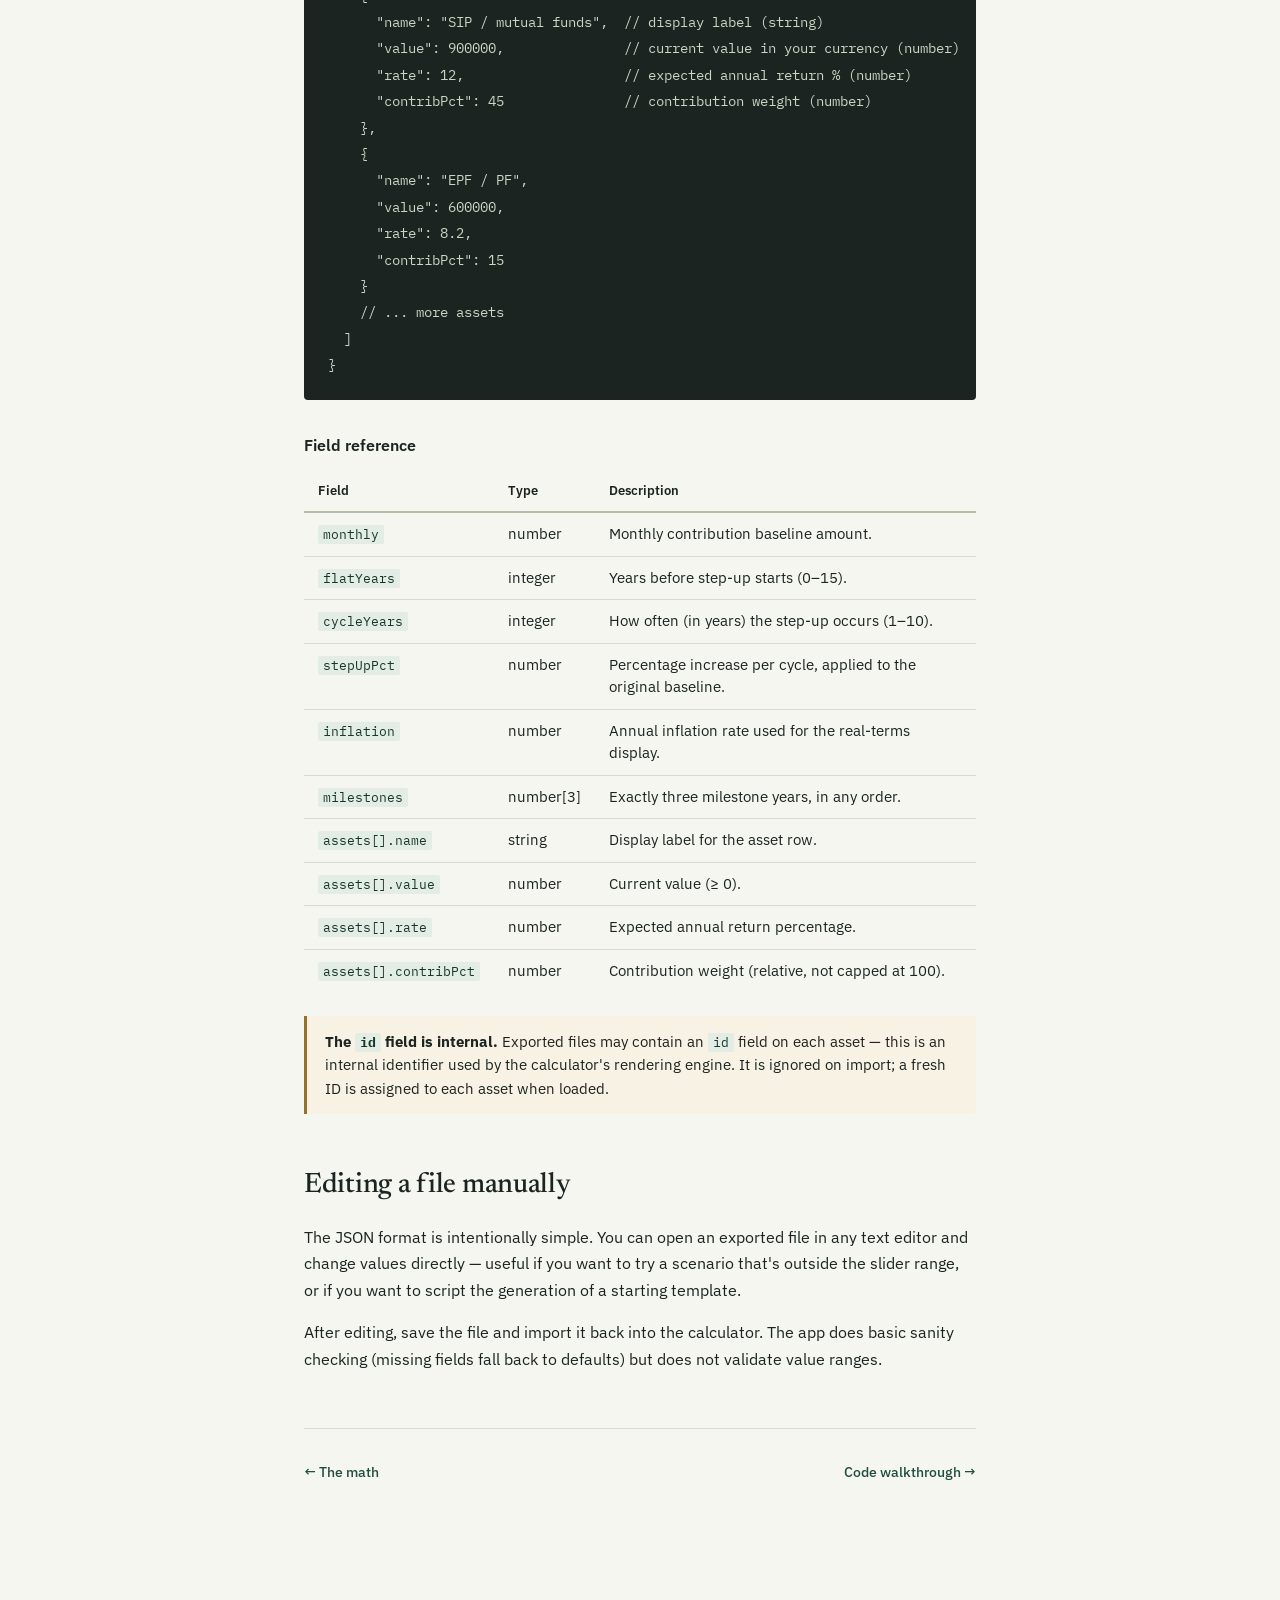
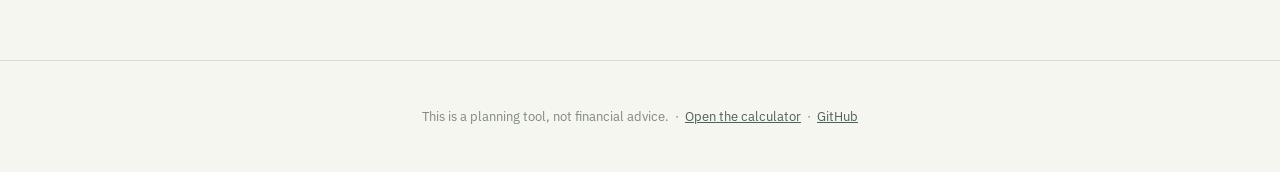
<file: docs/references/export-import.html>
<!DOCTYPE html>
<html lang="en">
<head>
<meta charset="UTF-8">
<meta name="viewport" content="width=device-width, initial-scale=1.0">
<title>Export &amp; Import — Portfolio Ledger Docs</title>
<meta name="description" content="How to save, reload, and share your Portfolio Ledger plan using the export and import feature.">
<link rel="icon" type="image/svg+xml" href="../../app/favicon.svg">
<link rel="stylesheet" href="../css/style.css">
</head>
<body>

<nav class="site-nav">
  <div class="nav-inner">
    <a class="nav-brand" href="../index.html">Portfolio Ledger</a>
    <ul class="nav-links">
      <li><a href="../index.html" class="active">Docs</a></li>
      <li><a href="../tutorials/index.html">Tutorial</a></li>
    </ul>
    <div class="nav-ctas">
      <a href="https://github.com/nilays-ns/portfolio-ledger" target="_blank" rel="noopener">GitHub ↗</a>
      <a href="../../app/index.html" class="nav-cta-primary">Open app ↗</a>
    </div>
    <button class="nav-hamburger" aria-label="Toggle navigation">
      <svg width="20" height="20" viewBox="0 0 20 20" fill="none" stroke="currentColor" stroke-width="1.8">
        <line x1="2" y1="5" x2="18" y2="5"/>
        <line x1="2" y1="10" x2="18" y2="10"/>
        <line x1="2" y1="15" x2="18" y2="15"/>
      </svg>
    </button>
  </div>
</nav>

<div class="page-narrow">

  <div class="breadcrumb">
    <a href="../index.html">Docs</a>
    <span>›</span>
    Export &amp; Import
  </div>

  <h1 style="font-family:'Newsreader',serif;font-weight:500;font-size:36px;margin:0 0 12px;letter-spacing:-0.01em;">Export &amp; Import</h1>
  <p style="font-size:17px;color:var(--ink-soft);margin:0 0 48px;max-width:52ch;">Save your plan to a file, reload it later, or hand it to a friend as a starting point.</p>

  <hr class="rule" style="margin-top:0;">

  <h2 class="doc-heading">Exporting your plan</h2>
  <p class="prose">Click the <strong>Export</strong> button in the top-right of the calculator. Your browser will download a file named <code>portfolio-ledger.json</code>. This file contains your entire plan — all asset rows, all slider values, and the milestone year settings.</p>

  <div class="callout">
    <strong>Nothing is sent to a server.</strong> The export happens entirely in your browser. The file is written locally and never transmitted anywhere.
  </div>

  <h2 class="doc-heading">Importing a plan</h2>
  <p class="prose">Click <strong>Import</strong>, select a <code>.json</code> file previously exported from Portfolio Ledger, and your plan will be restored exactly — all assets, all settings. The current state is replaced immediately on import.</p>

  <h2 class="doc-heading">Use cases</h2>
  <ul class="prose">
    <li><strong>Save your work.</strong> Since the calculator has no backend, closing the tab loses your data. Export before you close to save a snapshot you can reload anytime.</li>
    <li><strong>Version your plan.</strong> Export once a year (or whenever you make a major change) and keep dated copies as a record of how your assumptions evolved.</li>
    <li><strong>Share a starting point.</strong> Hand someone a pre-filled file with realistic asset classes and return rates so they don't have to start from scratch.</li>
    <li><strong>Compare scenarios.</strong> Build two plans (aggressive vs. conservative return assumptions), export both, and load them in separate tabs to compare projections.</li>
  </ul>

  <hr class="rule">

  <h2 class="doc-heading">JSON format</h2>
  <p class="prose">The exported file is plain JSON. Here is a fully annotated example:</p>

  <pre><code>{
  "monthly": 25000,        // monthly contribution baseline (number)
  "flatYears": 5,          // flat period before step-up (integer)
  "cycleYears": 2,         // step-up cycle in years (integer)
  "stepUpPct": 10,         // step-up percentage per cycle (number)
  "inflation": 6,          // inflation rate for real-terms view (number)
  "milestones": [5, 10, 25], // three milestone years (array of integers)
  "assets": [
    {
      "name": "SIP / mutual funds",  // display label (string)
      "value": 900000,               // current value in your currency (number)
      "rate": 12,                    // expected annual return % (number)
      "contribPct": 45               // contribution weight (number)
    },
    {
      "name": "EPF / PF",
      "value": 600000,
      "rate": 8.2,
      "contribPct": 15
    }
    // ... more assets
  ]
}</code></pre>

  <h3 class="doc-subheading">Field reference</h3>
  <table class="doc-table">
    <thead>
      <tr><th>Field</th><th>Type</th><th>Description</th></tr>
    </thead>
    <tbody>
      <tr><td><code>monthly</code></td><td>number</td><td>Monthly contribution baseline amount.</td></tr>
      <tr><td><code>flatYears</code></td><td>integer</td><td>Years before step-up starts (0–15).</td></tr>
      <tr><td><code>cycleYears</code></td><td>integer</td><td>How often (in years) the step-up occurs (1–10).</td></tr>
      <tr><td><code>stepUpPct</code></td><td>number</td><td>Percentage increase per cycle, applied to the original baseline.</td></tr>
      <tr><td><code>inflation</code></td><td>number</td><td>Annual inflation rate used for the real-terms display.</td></tr>
      <tr><td><code>milestones</code></td><td>number[3]</td><td>Exactly three milestone years, in any order.</td></tr>
      <tr><td><code>assets[].name</code></td><td>string</td><td>Display label for the asset row.</td></tr>
      <tr><td><code>assets[].value</code></td><td>number</td><td>Current value (≥ 0).</td></tr>
      <tr><td><code>assets[].rate</code></td><td>number</td><td>Expected annual return percentage.</td></tr>
      <tr><td><code>assets[].contribPct</code></td><td>number</td><td>Contribution weight (relative, not capped at 100).</td></tr>
    </tbody>
  </table>

  <div class="callout warn">
    <strong>The <code>id</code> field is internal.</strong> Exported files may contain an <code>id</code> field on each asset — this is an internal identifier used by the calculator's rendering engine. It is ignored on import; a fresh ID is assigned to each asset when loaded.
  </div>

  <h2 class="doc-heading">Editing a file manually</h2>
  <p class="prose">The JSON format is intentionally simple. You can open an exported file in any text editor and change values directly — useful if you want to try a scenario that's outside the slider range, or if you want to script the generation of a starting template.</p>
  <p class="prose">After editing, save the file and import it back into the calculator. The app does basic sanity checking (missing fields fall back to defaults) but does not validate value ranges.</p>

  <div class="page-nav">
    <a href="math.html" class="prev">The math</a>
    <a href="code.html" class="next">Code walkthrough</a>
  </div>

</div>

<footer class="site-footer">
  <p>This is a planning tool, not financial advice. &nbsp;·&nbsp; <a href="../../app/index.html">Open the calculator</a> &nbsp;·&nbsp; <a href="https://github.com/nilays-ns/portfolio-ledger" target="_blank" rel="noopener">GitHub</a></p>
</footer>

<script src="../js/nav.js"></script>
</body>
</html>
</file>
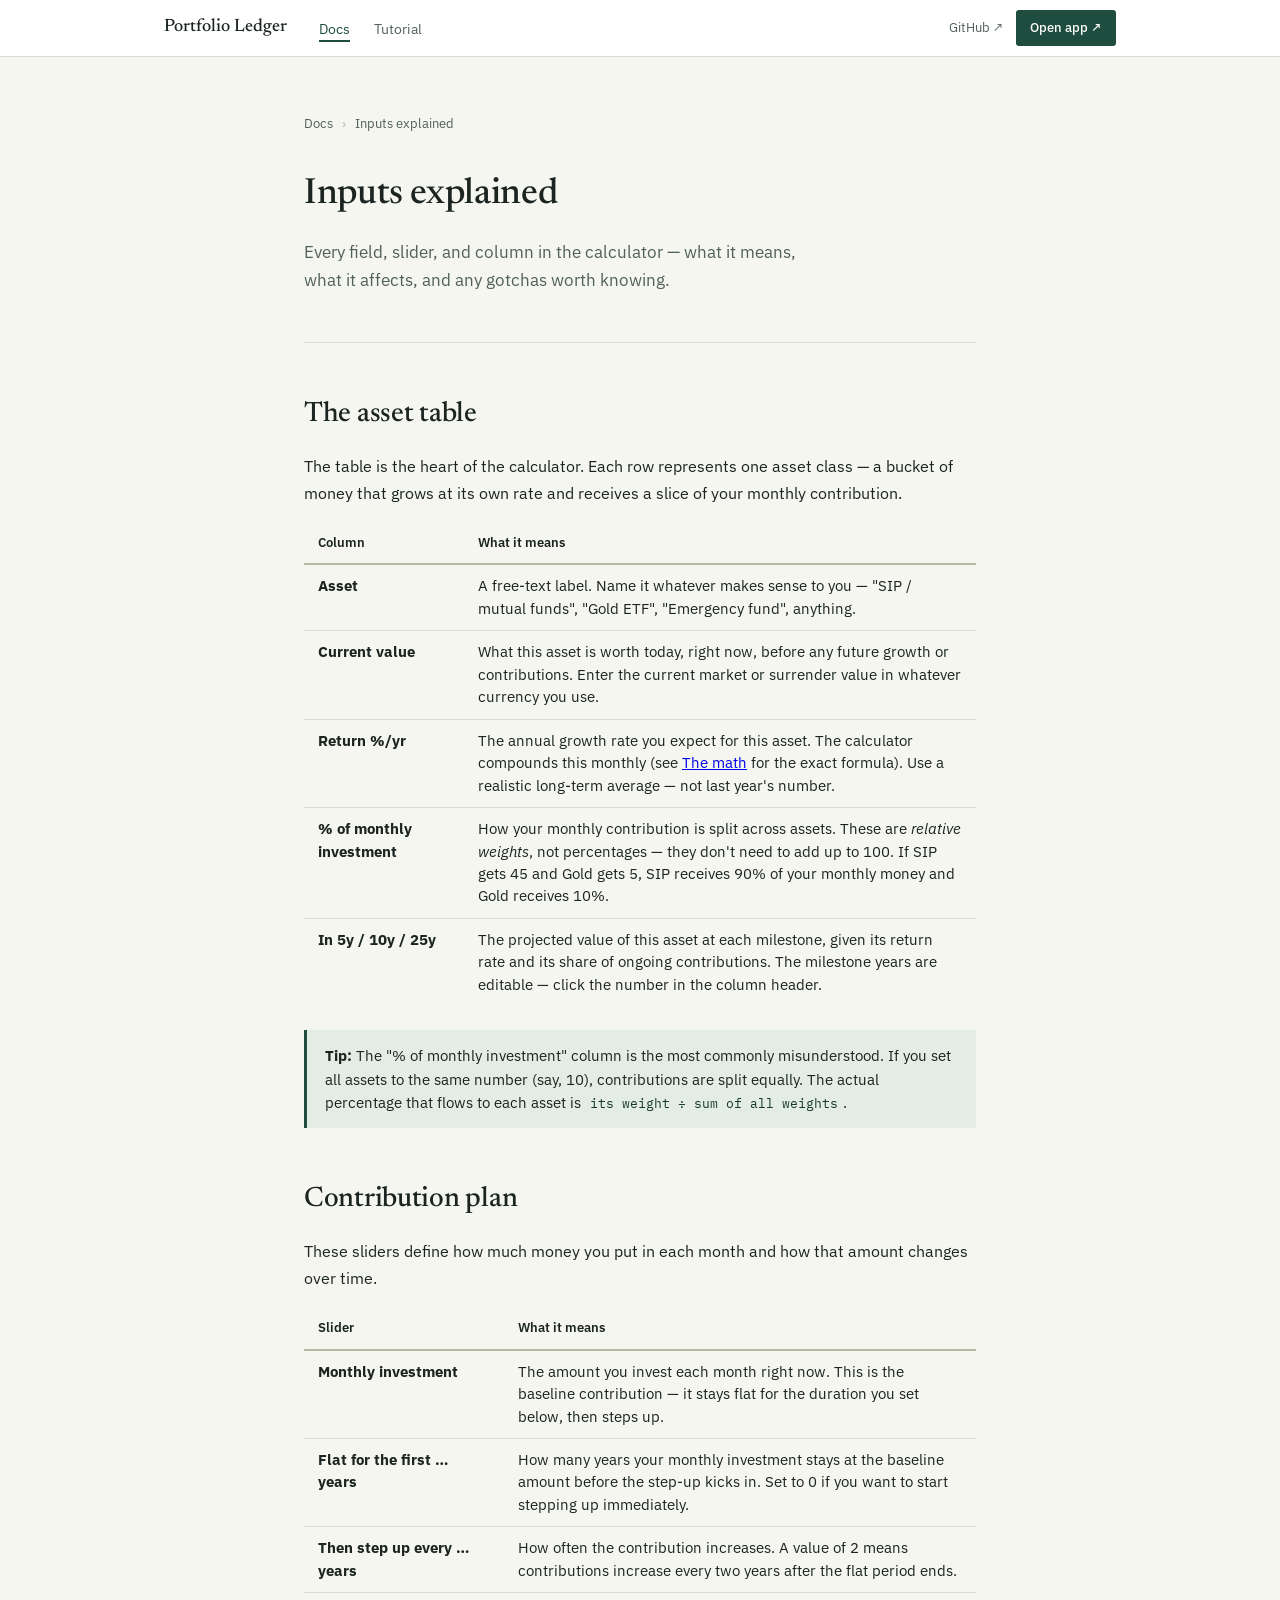
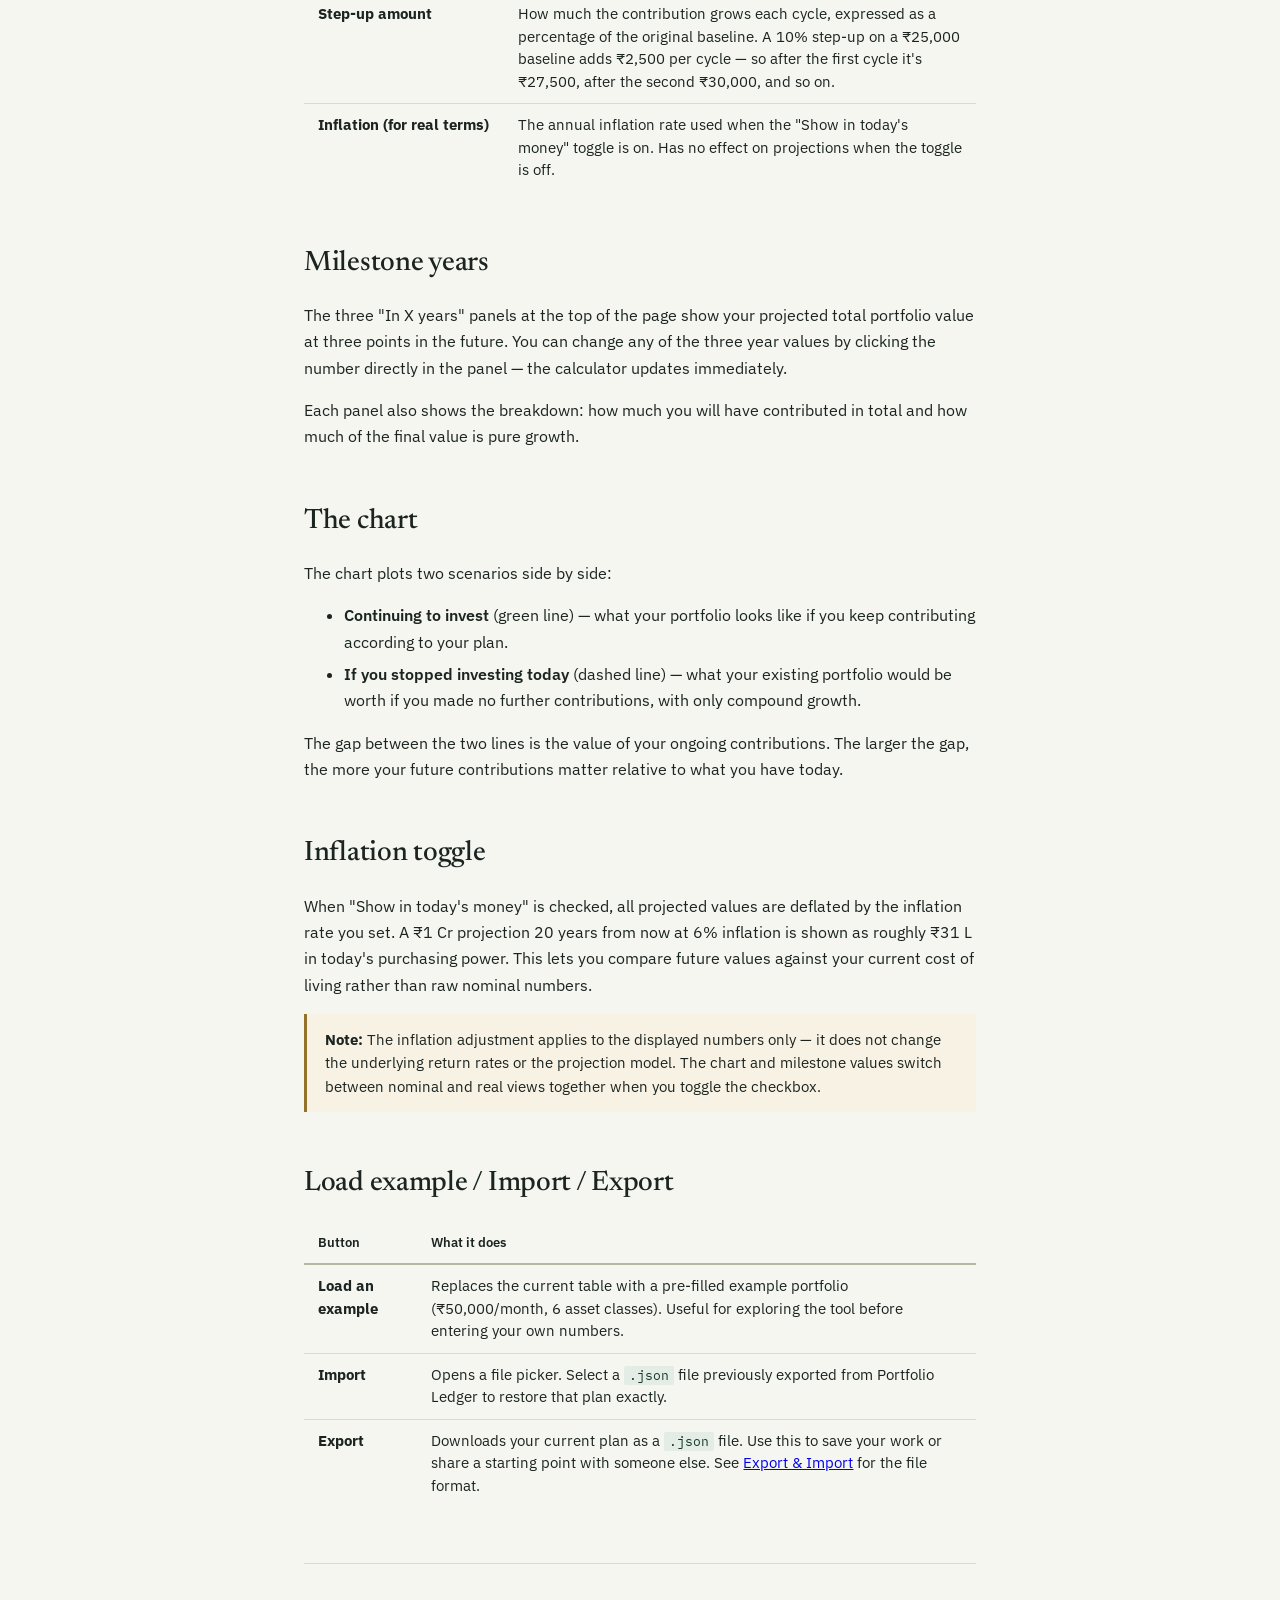
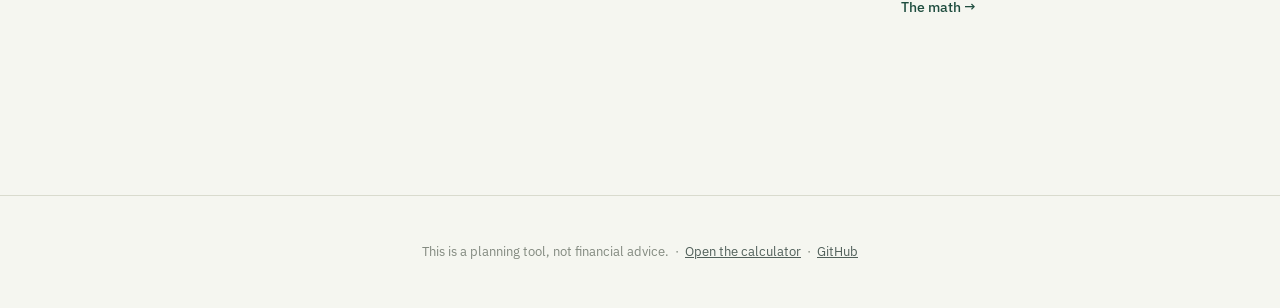
<file: docs/references/inputs.html>
<!DOCTYPE html>
<html lang="en">
<head>
<meta charset="UTF-8">
<meta name="viewport" content="width=device-width, initial-scale=1.0">
<title>Inputs Explained — Portfolio Ledger Docs</title>
<meta name="description" content="Every field, slider, and column in Portfolio Ledger explained.">
<link rel="icon" type="image/svg+xml" href="../../app/favicon.svg">
<link rel="stylesheet" href="../css/style.css">
</head>
<body>

<nav class="site-nav">
  <div class="nav-inner">
    <a class="nav-brand" href="../index.html">Portfolio Ledger</a>
    <ul class="nav-links">
      <li><a href="../index.html" class="active">Docs</a></li>
      <li><a href="../tutorials/index.html">Tutorial</a></li>
    </ul>
    <div class="nav-ctas">
      <a href="https://github.com/nilays-ns/portfolio-ledger" target="_blank" rel="noopener">GitHub ↗</a>
      <a href="../../app/index.html" class="nav-cta-primary">Open app ↗</a>
    </div>
    <button class="nav-hamburger" aria-label="Toggle navigation">
      <svg width="20" height="20" viewBox="0 0 20 20" fill="none" stroke="currentColor" stroke-width="1.8">
        <line x1="2" y1="5" x2="18" y2="5"/>
        <line x1="2" y1="10" x2="18" y2="10"/>
        <line x1="2" y1="15" x2="18" y2="15"/>
      </svg>
    </button>
  </div>
</nav>

<div class="page-narrow">

  <div class="breadcrumb">
    <a href="../index.html">Docs</a>
    <span>›</span>
    Inputs explained
  </div>

  <h1 style="font-family:'Newsreader',serif;font-weight:500;font-size:36px;margin:0 0 12px;letter-spacing:-0.01em;">Inputs explained</h1>
  <p style="font-size:17px;color:var(--ink-soft);margin:0 0 48px;max-width:52ch;">Every field, slider, and column in the calculator — what it means, what it affects, and any gotchas worth knowing.</p>

  <hr class="rule" style="margin-top:0;">

  <h2 class="doc-heading">The asset table</h2>
  <p class="prose">The table is the heart of the calculator. Each row represents one asset class — a bucket of money that grows at its own rate and receives a slice of your monthly contribution.</p>

  <table class="doc-table">
    <thead>
      <tr>
        <th style="width:160px;">Column</th>
        <th>What it means</th>
      </tr>
    </thead>
    <tbody>
      <tr>
        <td><strong>Asset</strong></td>
        <td>A free-text label. Name it whatever makes sense to you — "SIP / mutual funds", "Gold ETF", "Emergency fund", anything.</td>
      </tr>
      <tr>
        <td><strong>Current value</strong></td>
        <td>What this asset is worth today, right now, before any future growth or contributions. Enter the current market or surrender value in whatever currency you use.</td>
      </tr>
      <tr>
        <td><strong>Return %/yr</strong></td>
        <td>The annual growth rate you expect for this asset. The calculator compounds this monthly (see <a href="math.html">The math</a> for the exact formula). Use a realistic long-term average — not last year's number.</td>
      </tr>
      <tr>
        <td><strong>% of monthly investment</strong></td>
        <td>How your monthly contribution is split across assets. These are <em>relative weights</em>, not percentages — they don't need to add up to 100. If SIP gets 45 and Gold gets 5, SIP receives 90% of your monthly money and Gold receives 10%.</td>
      </tr>
      <tr>
        <td><strong>In 5y / 10y / 25y</strong></td>
        <td>The projected value of this asset at each milestone, given its return rate and its share of ongoing contributions. The milestone years are editable — click the number in the column header.</td>
      </tr>
    </tbody>
  </table>

  <div class="callout">
    <strong>Tip:</strong> The "% of monthly investment" column is the most commonly misunderstood. If you set all assets to the same number (say, 10), contributions are split equally. The actual percentage that flows to each asset is <code>its weight ÷ sum of all weights</code>.
  </div>

  <h2 class="doc-heading">Contribution plan</h2>
  <p class="prose">These sliders define how much money you put in each month and how that amount changes over time.</p>

  <table class="doc-table">
    <thead>
      <tr>
        <th style="width:200px;">Slider</th>
        <th>What it means</th>
      </tr>
    </thead>
    <tbody>
      <tr>
        <td><strong>Monthly investment</strong></td>
        <td>The amount you invest each month right now. This is the baseline contribution — it stays flat for the duration you set below, then steps up.</td>
      </tr>
      <tr>
        <td><strong>Flat for the first … years</strong></td>
        <td>How many years your monthly investment stays at the baseline amount before the step-up kicks in. Set to 0 if you want to start stepping up immediately.</td>
      </tr>
      <tr>
        <td><strong>Then step up every … years</strong></td>
        <td>How often the contribution increases. A value of 2 means contributions increase every two years after the flat period ends.</td>
      </tr>
      <tr>
        <td><strong>Step-up amount</strong></td>
        <td>How much the contribution grows each cycle, expressed as a percentage of the original baseline. A 10% step-up on a ₹25,000 baseline adds ₹2,500 per cycle — so after the first cycle it's ₹27,500, after the second ₹30,000, and so on.</td>
      </tr>
      <tr>
        <td><strong>Inflation (for real terms)</strong></td>
        <td>The annual inflation rate used when the "Show in today's money" toggle is on. Has no effect on projections when the toggle is off.</td>
      </tr>
    </tbody>
  </table>

  <h2 class="doc-heading">Milestone years</h2>
  <p class="prose">The three "In X years" panels at the top of the page show your projected total portfolio value at three points in the future. You can change any of the three year values by clicking the number directly in the panel — the calculator updates immediately.</p>

  <p class="prose">Each panel also shows the breakdown: how much you will have contributed in total and how much of the final value is pure growth.</p>

  <h2 class="doc-heading">The chart</h2>
  <p class="prose">The chart plots two scenarios side by side:</p>

  <ul class="prose">
    <li><strong>Continuing to invest</strong> (green line) — what your portfolio looks like if you keep contributing according to your plan.</li>
    <li><strong>If you stopped investing today</strong> (dashed line) — what your existing portfolio would be worth if you made no further contributions, with only compound growth.</li>
  </ul>

  <p class="prose">The gap between the two lines is the value of your ongoing contributions. The larger the gap, the more your future contributions matter relative to what you have today.</p>

  <h2 class="doc-heading">Inflation toggle</h2>
  <p class="prose">When "Show in today's money" is checked, all projected values are deflated by the inflation rate you set. A ₹1 Cr projection 20 years from now at 6% inflation is shown as roughly ₹31 L in today's purchasing power. This lets you compare future values against your current cost of living rather than raw nominal numbers.</p>

  <div class="callout warn">
    <strong>Note:</strong> The inflation adjustment applies to the displayed numbers only — it does not change the underlying return rates or the projection model. The chart and milestone values switch between nominal and real views together when you toggle the checkbox.
  </div>

  <h2 class="doc-heading">Load example / Import / Export</h2>
  <table class="doc-table">
    <thead>
      <tr><th>Button</th><th>What it does</th></tr>
    </thead>
    <tbody>
      <tr>
        <td><strong>Load an example</strong></td>
        <td>Replaces the current table with a pre-filled example portfolio (₹50,000/month, 6 asset classes). Useful for exploring the tool before entering your own numbers.</td>
      </tr>
      <tr>
        <td><strong>Import</strong></td>
        <td>Opens a file picker. Select a <code>.json</code> file previously exported from Portfolio Ledger to restore that plan exactly.</td>
      </tr>
      <tr>
        <td><strong>Export</strong></td>
        <td>Downloads your current plan as a <code>.json</code> file. Use this to save your work or share a starting point with someone else. See <a href="export-import.html">Export &amp; Import</a> for the file format.</td>
      </tr>
    </tbody>
  </table>

  <div class="page-nav">
    <span></span>
    <a href="math.html" class="next">The math</a>
  </div>

</div>

<footer class="site-footer">
  <p>This is a planning tool, not financial advice. &nbsp;·&nbsp; <a href="../../app/index.html">Open the calculator</a> &nbsp;·&nbsp; <a href="https://github.com/nilays-ns/portfolio-ledger" target="_blank" rel="noopener">GitHub</a></p>
</footer>

<script src="../js/nav.js"></script>
</body>
</html>
</file>
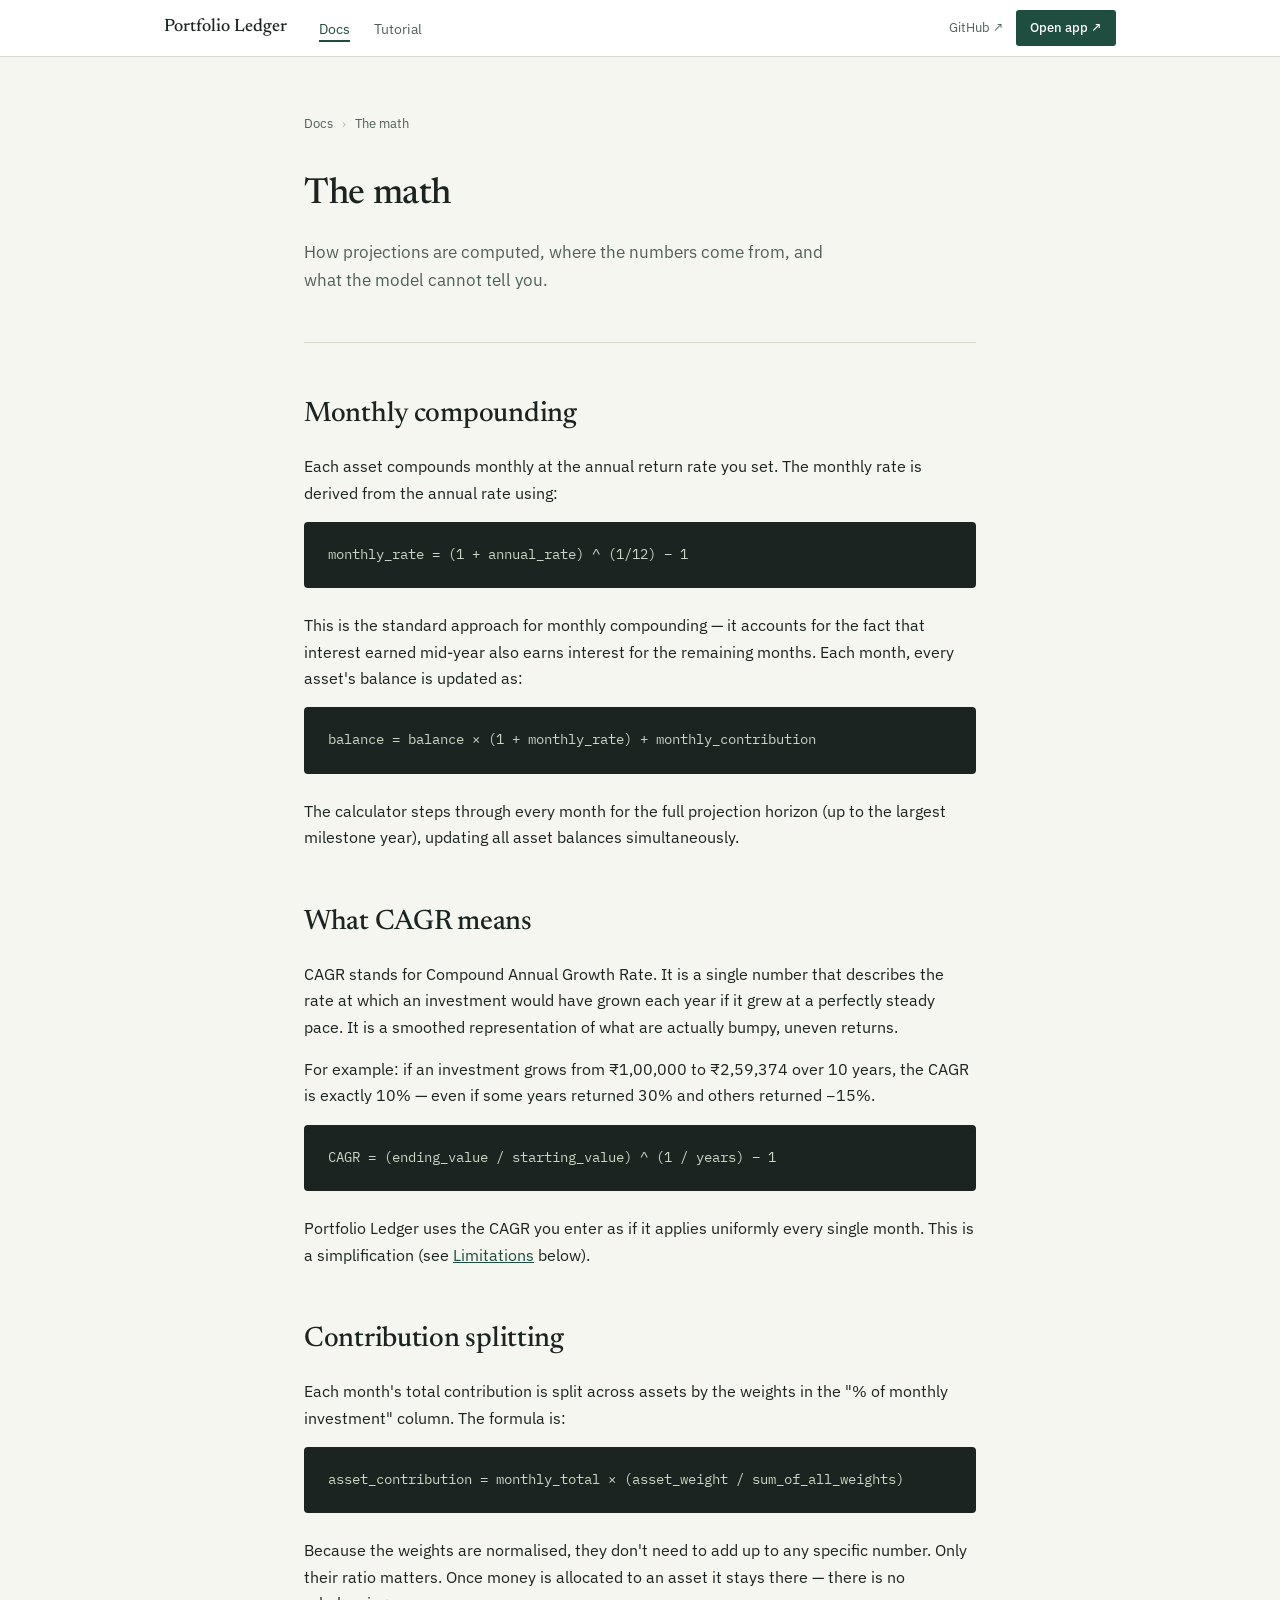
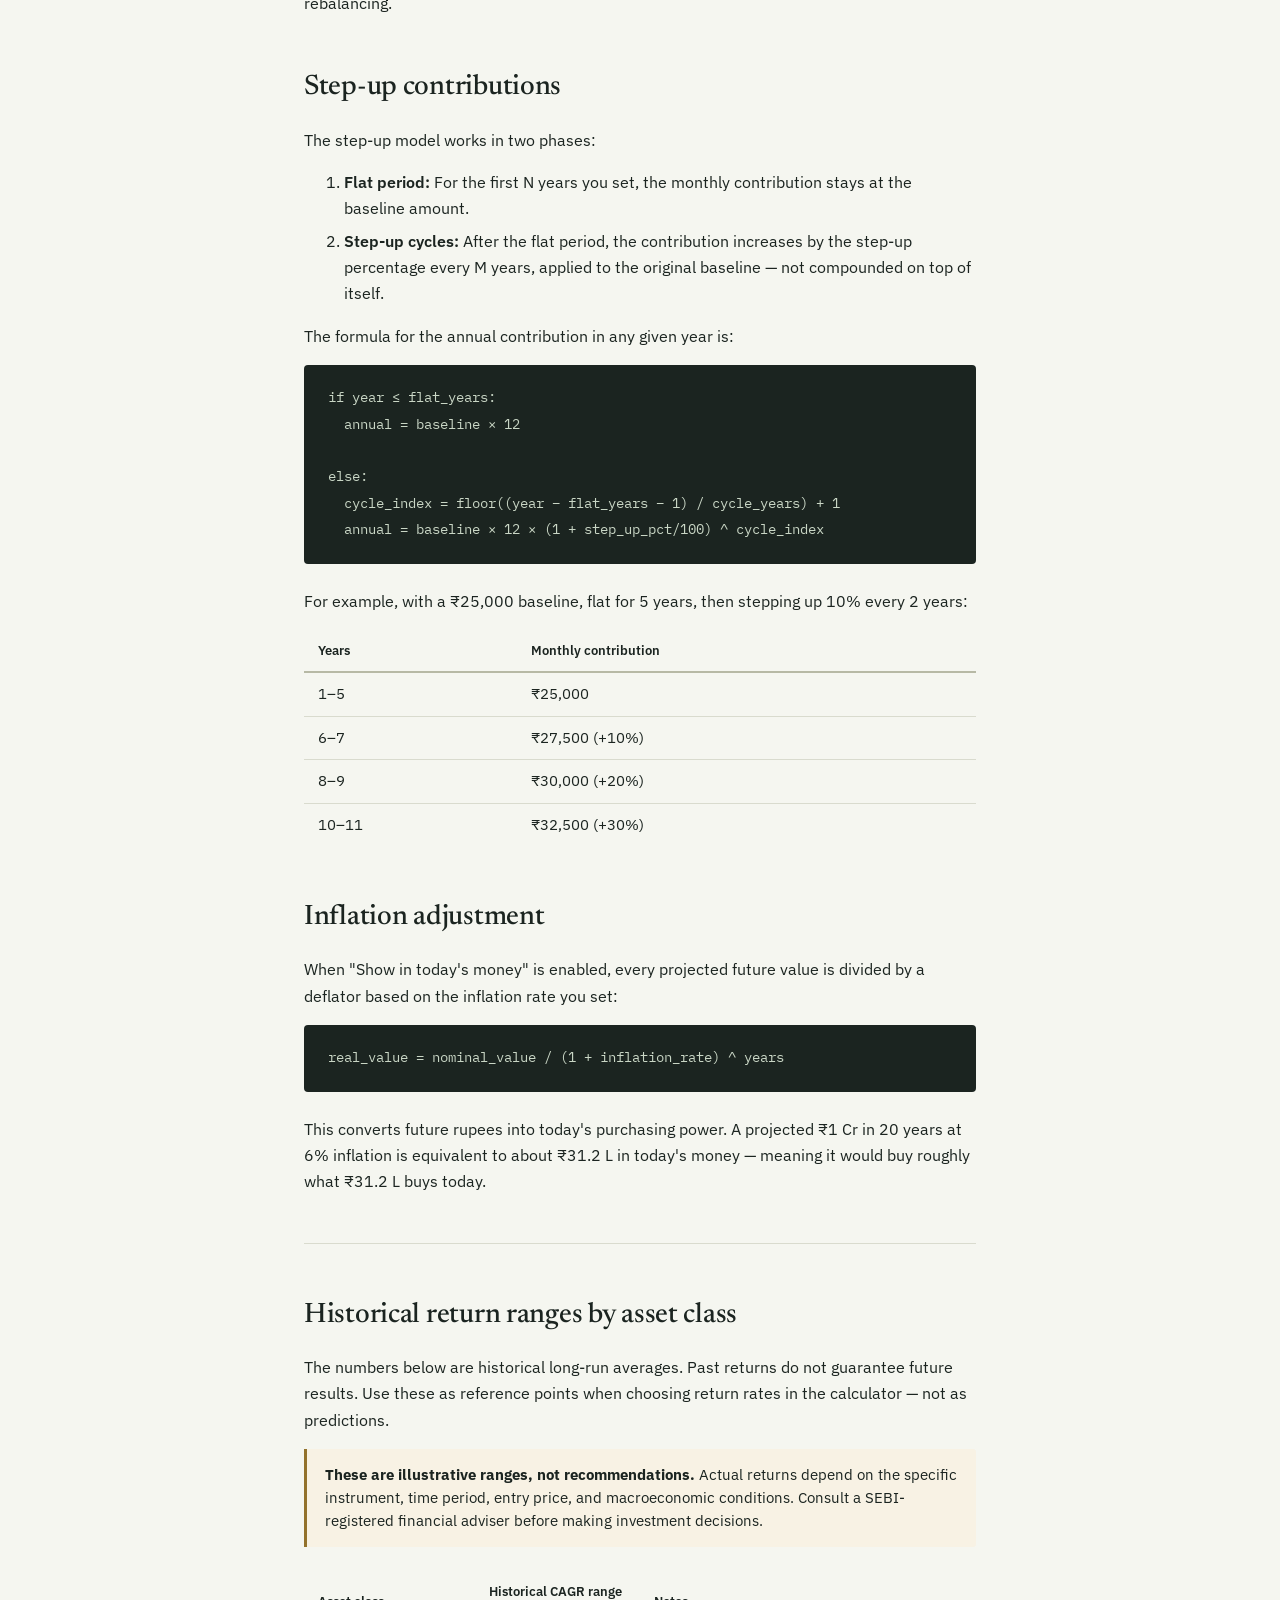
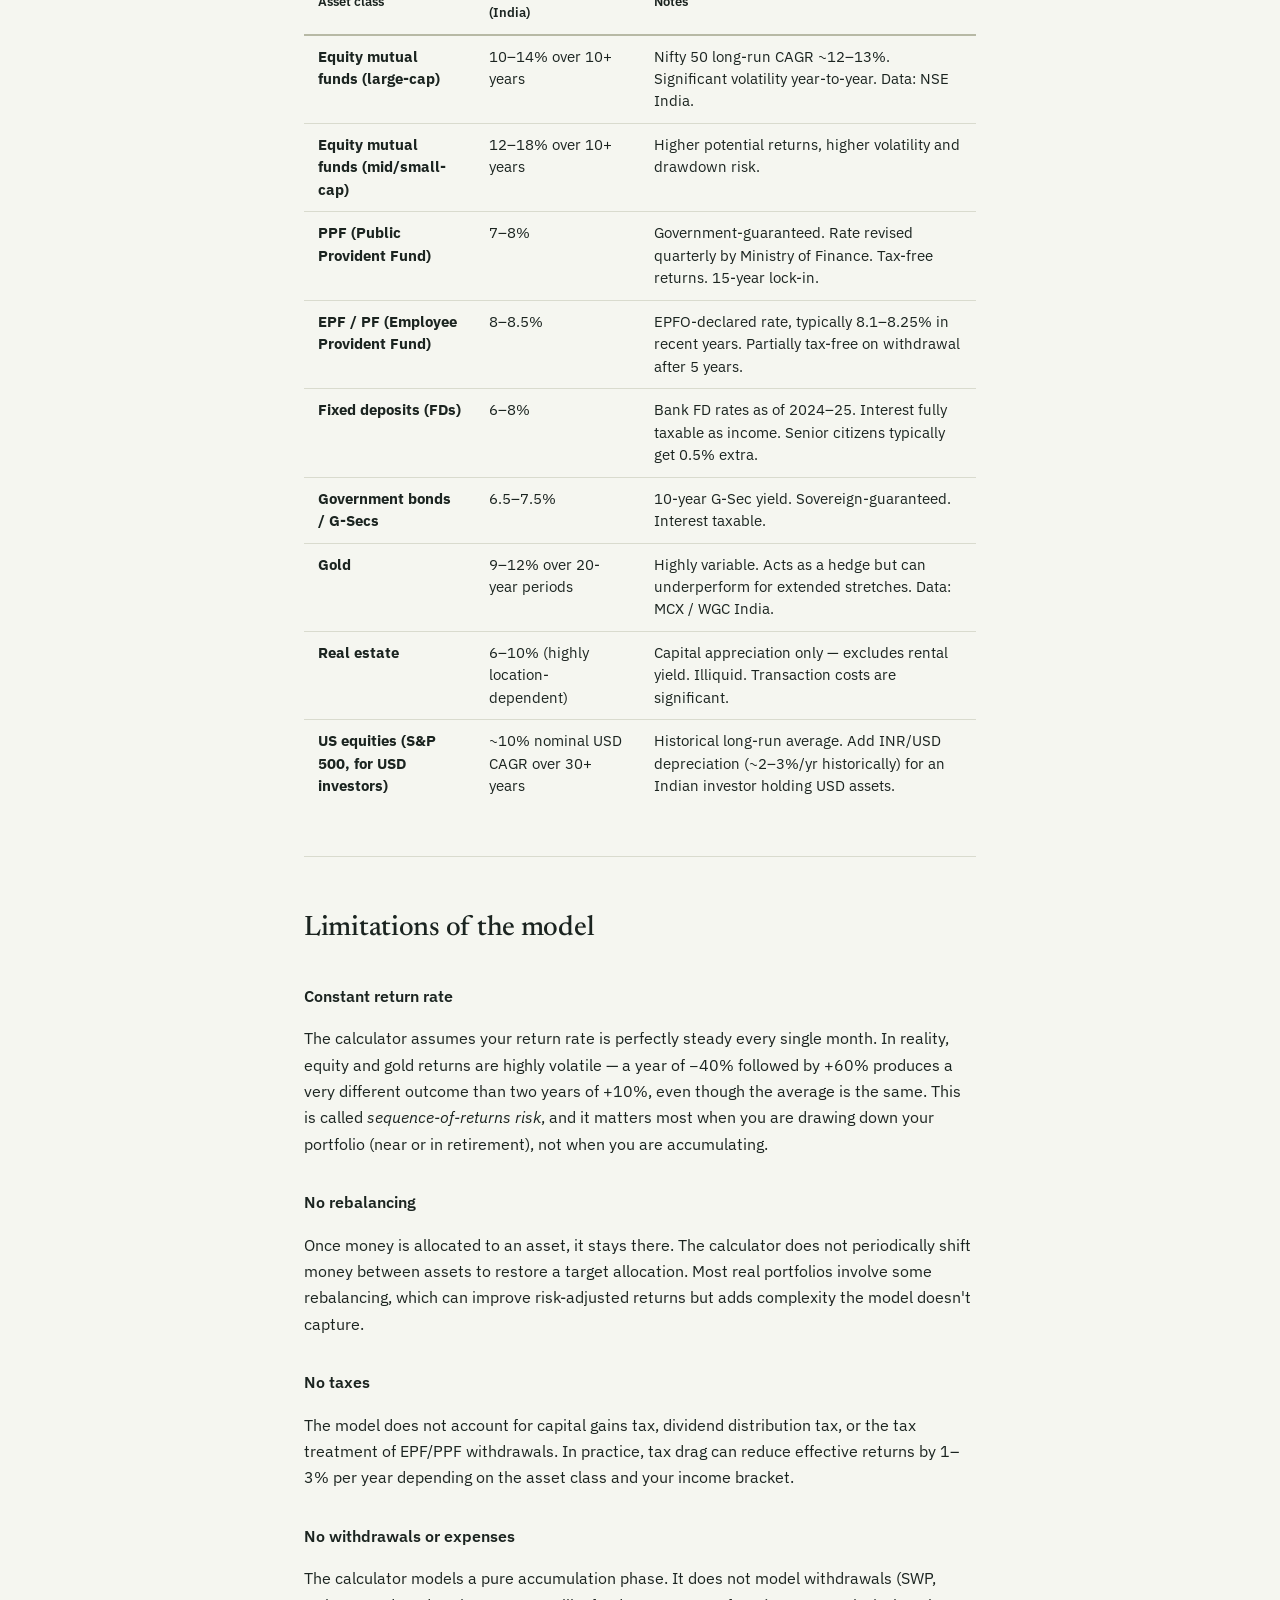
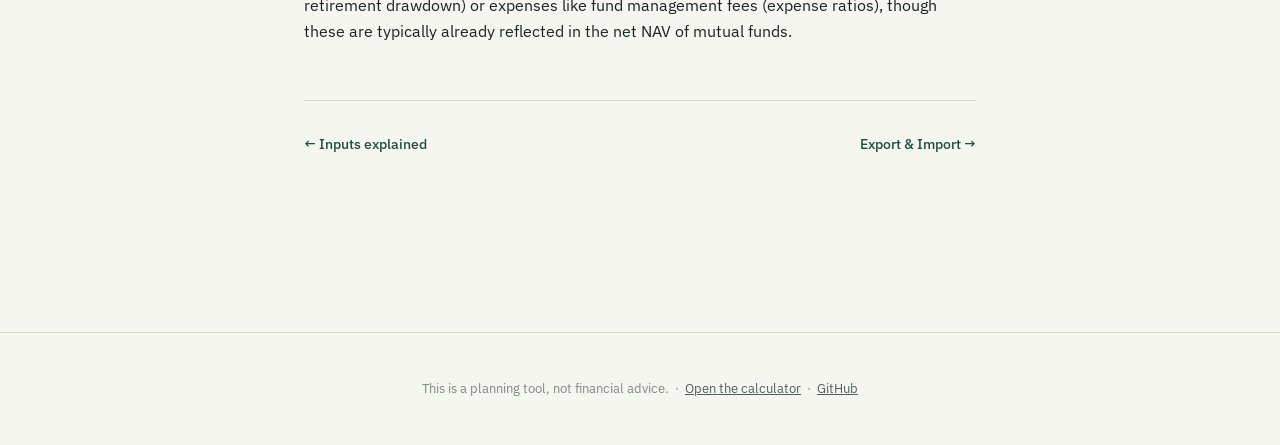
<file: docs/references/math.html>
<!DOCTYPE html>
<html lang="en">
<head>
<meta charset="UTF-8">
<meta name="viewport" content="width=device-width, initial-scale=1.0">
<title>The Math — Portfolio Ledger Docs</title>
<meta name="description" content="How Portfolio Ledger calculates projections — compound interest, step-up contributions, inflation adjustment, and investment education.">
<link rel="icon" type="image/svg+xml" href="../../app/favicon.svg">
<link rel="stylesheet" href="../css/style.css">
</head>
<body>

<nav class="site-nav">
  <div class="nav-inner">
    <a class="nav-brand" href="../index.html">Portfolio Ledger</a>
    <ul class="nav-links">
      <li><a href="../index.html" class="active">Docs</a></li>
      <li><a href="../tutorials/index.html">Tutorial</a></li>
    </ul>
    <div class="nav-ctas">
      <a href="https://github.com/nilays-ns/portfolio-ledger" target="_blank" rel="noopener">GitHub ↗</a>
      <a href="../../app/index.html" class="nav-cta-primary">Open app ↗</a>
    </div>
    <button class="nav-hamburger" aria-label="Toggle navigation">
      <svg width="20" height="20" viewBox="0 0 20 20" fill="none" stroke="currentColor" stroke-width="1.8">
        <line x1="2" y1="5" x2="18" y2="5"/>
        <line x1="2" y1="10" x2="18" y2="10"/>
        <line x1="2" y1="15" x2="18" y2="15"/>
      </svg>
    </button>
  </div>
</nav>

<div class="page-narrow">

  <div class="breadcrumb">
    <a href="../index.html">Docs</a>
    <span>›</span>
    The math
  </div>

  <h1 style="font-family:'Newsreader',serif;font-weight:500;font-size:36px;margin:0 0 12px;letter-spacing:-0.01em;">The math</h1>
  <p style="font-size:17px;color:var(--ink-soft);margin:0 0 48px;max-width:52ch;">How projections are computed, where the numbers come from, and what the model cannot tell you.</p>

  <hr class="rule" style="margin-top:0;">

  <h2 class="doc-heading">Monthly compounding</h2>
  <p class="prose">Each asset compounds monthly at the annual return rate you set. The monthly rate is derived from the annual rate using:</p>

  <pre><code>monthly_rate = (1 + annual_rate) ^ (1/12) − 1</code></pre>

  <p class="prose">This is the standard approach for monthly compounding — it accounts for the fact that interest earned mid-year also earns interest for the remaining months. Each month, every asset's balance is updated as:</p>

  <pre><code>balance = balance × (1 + monthly_rate) + monthly_contribution</code></pre>

  <p class="prose">The calculator steps through every month for the full projection horizon (up to the largest milestone year), updating all asset balances simultaneously.</p>

  <h2 class="doc-heading">What CAGR means</h2>
  <p class="prose">CAGR stands for Compound Annual Growth Rate. It is a single number that describes the rate at which an investment would have grown each year if it grew at a perfectly steady pace. It is a smoothed representation of what are actually bumpy, uneven returns.</p>

  <p class="prose">For example: if an investment grows from ₹1,00,000 to ₹2,59,374 over 10 years, the CAGR is exactly 10% — even if some years returned 30% and others returned −15%.</p>

  <pre><code>CAGR = (ending_value / starting_value) ^ (1 / years) − 1</code></pre>

  <p class="prose">Portfolio Ledger uses the CAGR you enter as if it applies uniformly every single month. This is a simplification (see <a href="#limitations">Limitations</a> below).</p>

  <h2 class="doc-heading">Contribution splitting</h2>
  <p class="prose">Each month's total contribution is split across assets by the weights in the "% of monthly investment" column. The formula is:</p>

  <pre><code>asset_contribution = monthly_total × (asset_weight / sum_of_all_weights)</code></pre>

  <p class="prose">Because the weights are normalised, they don't need to add up to any specific number. Only their ratio matters. Once money is allocated to an asset it stays there — there is no rebalancing.</p>

  <h2 class="doc-heading">Step-up contributions</h2>
  <p class="prose">The step-up model works in two phases:</p>

  <ol class="prose">
    <li><strong>Flat period:</strong> For the first N years you set, the monthly contribution stays at the baseline amount.</li>
    <li><strong>Step-up cycles:</strong> After the flat period, the contribution increases by the step-up percentage every M years, applied to the original baseline — not compounded on top of itself.</li>
  </ol>

  <p class="prose">The formula for the annual contribution in any given year is:</p>

  <pre><code>if year ≤ flat_years:
  annual = baseline × 12

else:
  cycle_index = floor((year − flat_years − 1) / cycle_years) + 1
  annual = baseline × 12 × (1 + step_up_pct/100) ^ cycle_index</code></pre>

  <p class="prose">For example, with a ₹25,000 baseline, flat for 5 years, then stepping up 10% every 2 years:</p>

  <table class="doc-table">
    <thead><tr><th>Years</th><th>Monthly contribution</th></tr></thead>
    <tbody>
      <tr><td>1–5</td><td>₹25,000</td></tr>
      <tr><td>6–7</td><td>₹27,500 (+10%)</td></tr>
      <tr><td>8–9</td><td>₹30,000 (+20%)</td></tr>
      <tr><td>10–11</td><td>₹32,500 (+30%)</td></tr>
    </tbody>
  </table>

  <h2 class="doc-heading">Inflation adjustment</h2>
  <p class="prose">When "Show in today's money" is enabled, every projected future value is divided by a deflator based on the inflation rate you set:</p>

  <pre><code>real_value = nominal_value / (1 + inflation_rate) ^ years</code></pre>

  <p class="prose">This converts future rupees into today's purchasing power. A projected ₹1 Cr in 20 years at 6% inflation is equivalent to about ₹31.2 L in today's money — meaning it would buy roughly what ₹31.2 L buys today.</p>

  <hr class="rule" id="asset-classes">

  <h2 class="doc-heading">Historical return ranges by asset class</h2>
  <p class="prose">The numbers below are historical long-run averages. Past returns do not guarantee future results. Use these as reference points when choosing return rates in the calculator — not as predictions.</p>

  <div class="callout warn">
    <strong>These are illustrative ranges, not recommendations.</strong> Actual returns depend on the specific instrument, time period, entry price, and macroeconomic conditions. Consult a SEBI-registered financial adviser before making investment decisions.
  </div>

  <table class="doc-table">
    <thead>
      <tr>
        <th>Asset class</th>
        <th>Historical CAGR range (India)</th>
        <th>Notes</th>
      </tr>
    </thead>
    <tbody>
      <tr>
        <td><strong>Equity mutual funds (large-cap)</strong></td>
        <td>10–14% over 10+ years</td>
        <td>Nifty 50 long-run CAGR ~12–13%. Significant volatility year-to-year. Data: NSE India.</td>
      </tr>
      <tr>
        <td><strong>Equity mutual funds (mid/small-cap)</strong></td>
        <td>12–18% over 10+ years</td>
        <td>Higher potential returns, higher volatility and drawdown risk.</td>
      </tr>
      <tr>
        <td><strong>PPF (Public Provident Fund)</strong></td>
        <td>7–8%</td>
        <td>Government-guaranteed. Rate revised quarterly by Ministry of Finance. Tax-free returns. 15-year lock-in.</td>
      </tr>
      <tr>
        <td><strong>EPF / PF (Employee Provident Fund)</strong></td>
        <td>8–8.5%</td>
        <td>EPFO-declared rate, typically 8.1–8.25% in recent years. Partially tax-free on withdrawal after 5 years.</td>
      </tr>
      <tr>
        <td><strong>Fixed deposits (FDs)</strong></td>
        <td>6–8%</td>
        <td>Bank FD rates as of 2024–25. Interest fully taxable as income. Senior citizens typically get 0.5% extra.</td>
      </tr>
      <tr>
        <td><strong>Government bonds / G-Secs</strong></td>
        <td>6.5–7.5%</td>
        <td>10-year G-Sec yield. Sovereign-guaranteed. Interest taxable.</td>
      </tr>
      <tr>
        <td><strong>Gold</strong></td>
        <td>9–12% over 20-year periods</td>
        <td>Highly variable. Acts as a hedge but can underperform for extended stretches. Data: MCX / WGC India.</td>
      </tr>
      <tr>
        <td><strong>Real estate</strong></td>
        <td>6–10% (highly location-dependent)</td>
        <td>Capital appreciation only — excludes rental yield. Illiquid. Transaction costs are significant.</td>
      </tr>
      <tr>
        <td><strong>US equities (S&amp;P 500, for USD investors)</strong></td>
        <td>~10% nominal USD CAGR over 30+ years</td>
        <td>Historical long-run average. Add INR/USD depreciation (~2–3%/yr historically) for an Indian investor holding USD assets.</td>
      </tr>
    </tbody>
  </table>

  <hr class="rule" id="limitations">

  <h2 class="doc-heading">Limitations of the model</h2>

  <h3 class="doc-subheading">Constant return rate</h3>
  <p class="prose">The calculator assumes your return rate is perfectly steady every single month. In reality, equity and gold returns are highly volatile — a year of −40% followed by +60% produces a very different outcome than two years of +10%, even though the average is the same. This is called <em>sequence-of-returns risk</em>, and it matters most when you are drawing down your portfolio (near or in retirement), not when you are accumulating.</p>

  <h3 class="doc-subheading">No rebalancing</h3>
  <p class="prose">Once money is allocated to an asset, it stays there. The calculator does not periodically shift money between assets to restore a target allocation. Most real portfolios involve some rebalancing, which can improve risk-adjusted returns but adds complexity the model doesn't capture.</p>

  <h3 class="doc-subheading">No taxes</h3>
  <p class="prose">The model does not account for capital gains tax, dividend distribution tax, or the tax treatment of EPF/PPF withdrawals. In practice, tax drag can reduce effective returns by 1–3% per year depending on the asset class and your income bracket.</p>

  <h3 class="doc-subheading">No withdrawals or expenses</h3>
  <p class="prose">The calculator models a pure accumulation phase. It does not model withdrawals (SWP, retirement drawdown) or expenses like fund management fees (expense ratios), though these are typically already reflected in the net NAV of mutual funds.</p>

  <div class="page-nav">
    <a href="inputs.html" class="prev">Inputs explained</a>
    <a href="export-import.html" class="next">Export &amp; Import</a>
  </div>

</div>

<footer class="site-footer">
  <p>This is a planning tool, not financial advice. &nbsp;·&nbsp; <a href="../../app/index.html">Open the calculator</a> &nbsp;·&nbsp; <a href="https://github.com/nilays-ns/portfolio-ledger" target="_blank" rel="noopener">GitHub</a></p>
</footer>

<script src="../js/nav.js"></script>
</body>
</html>
</file>
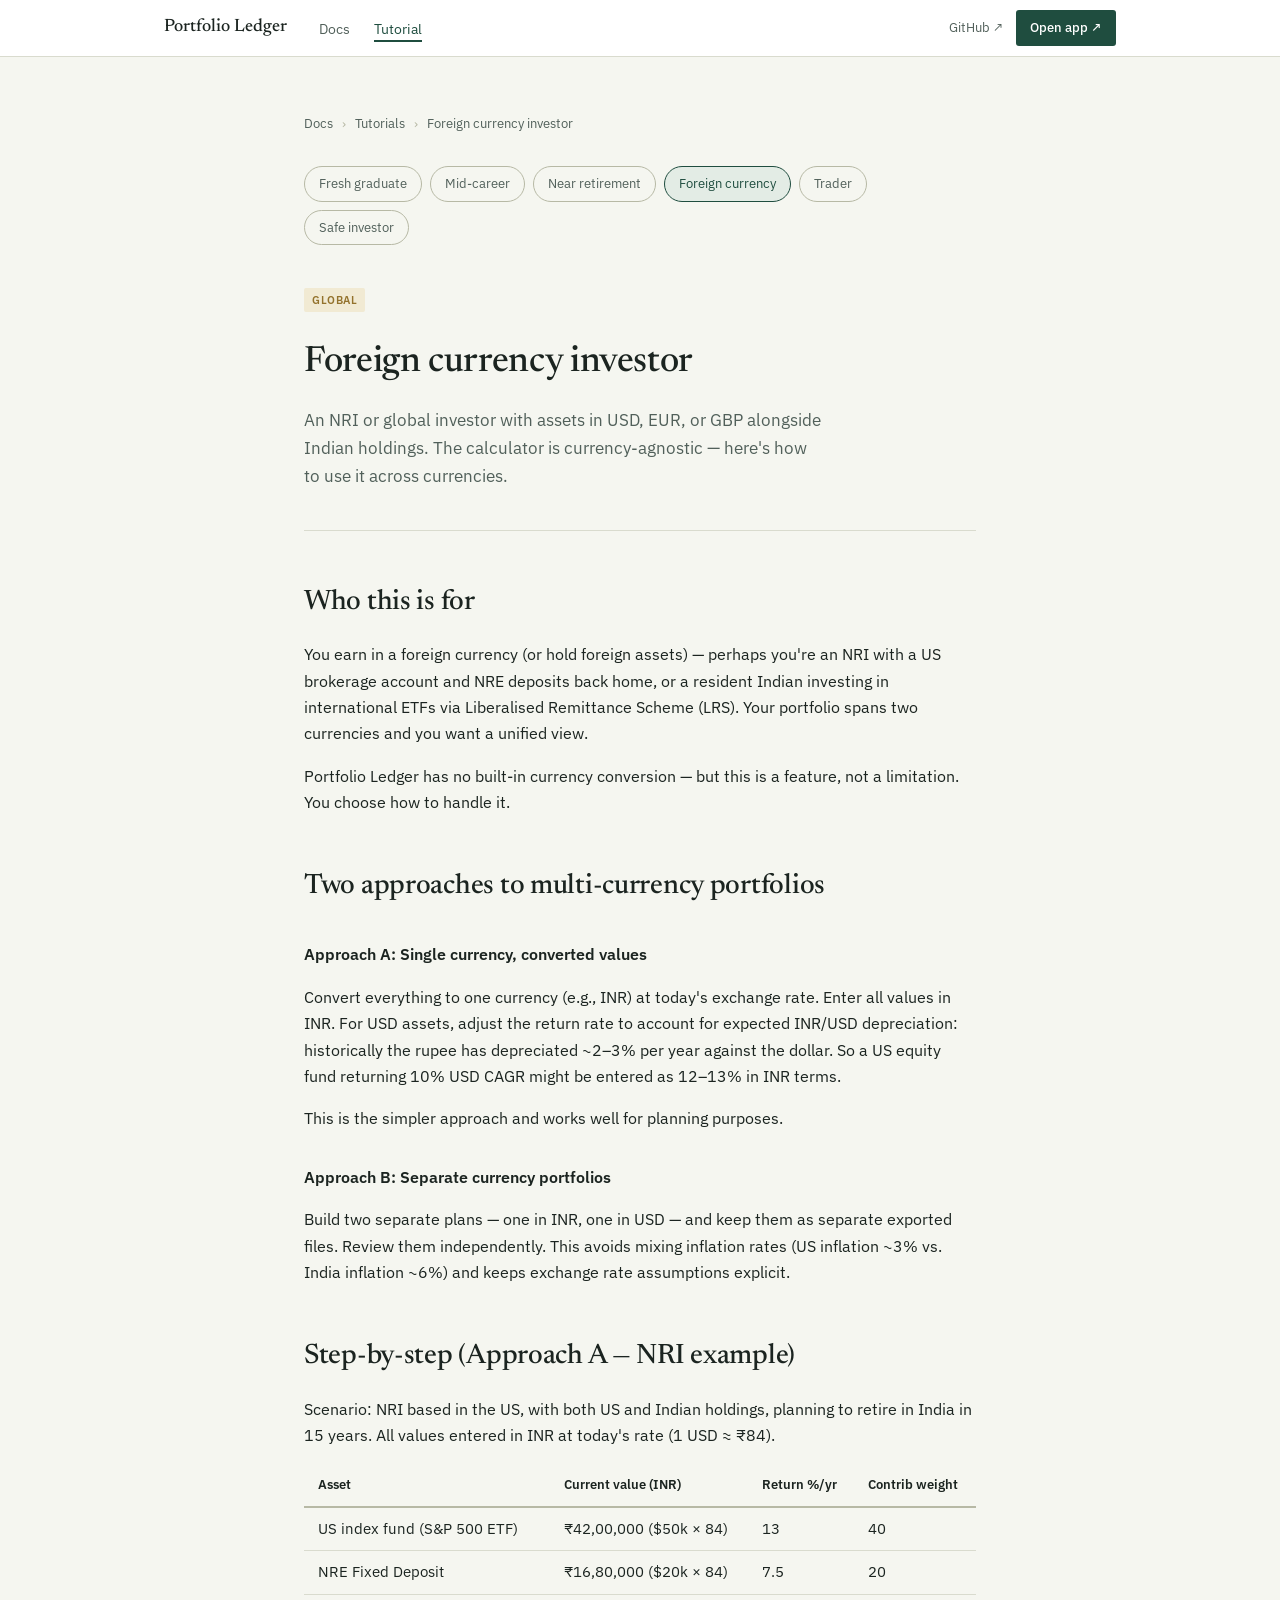
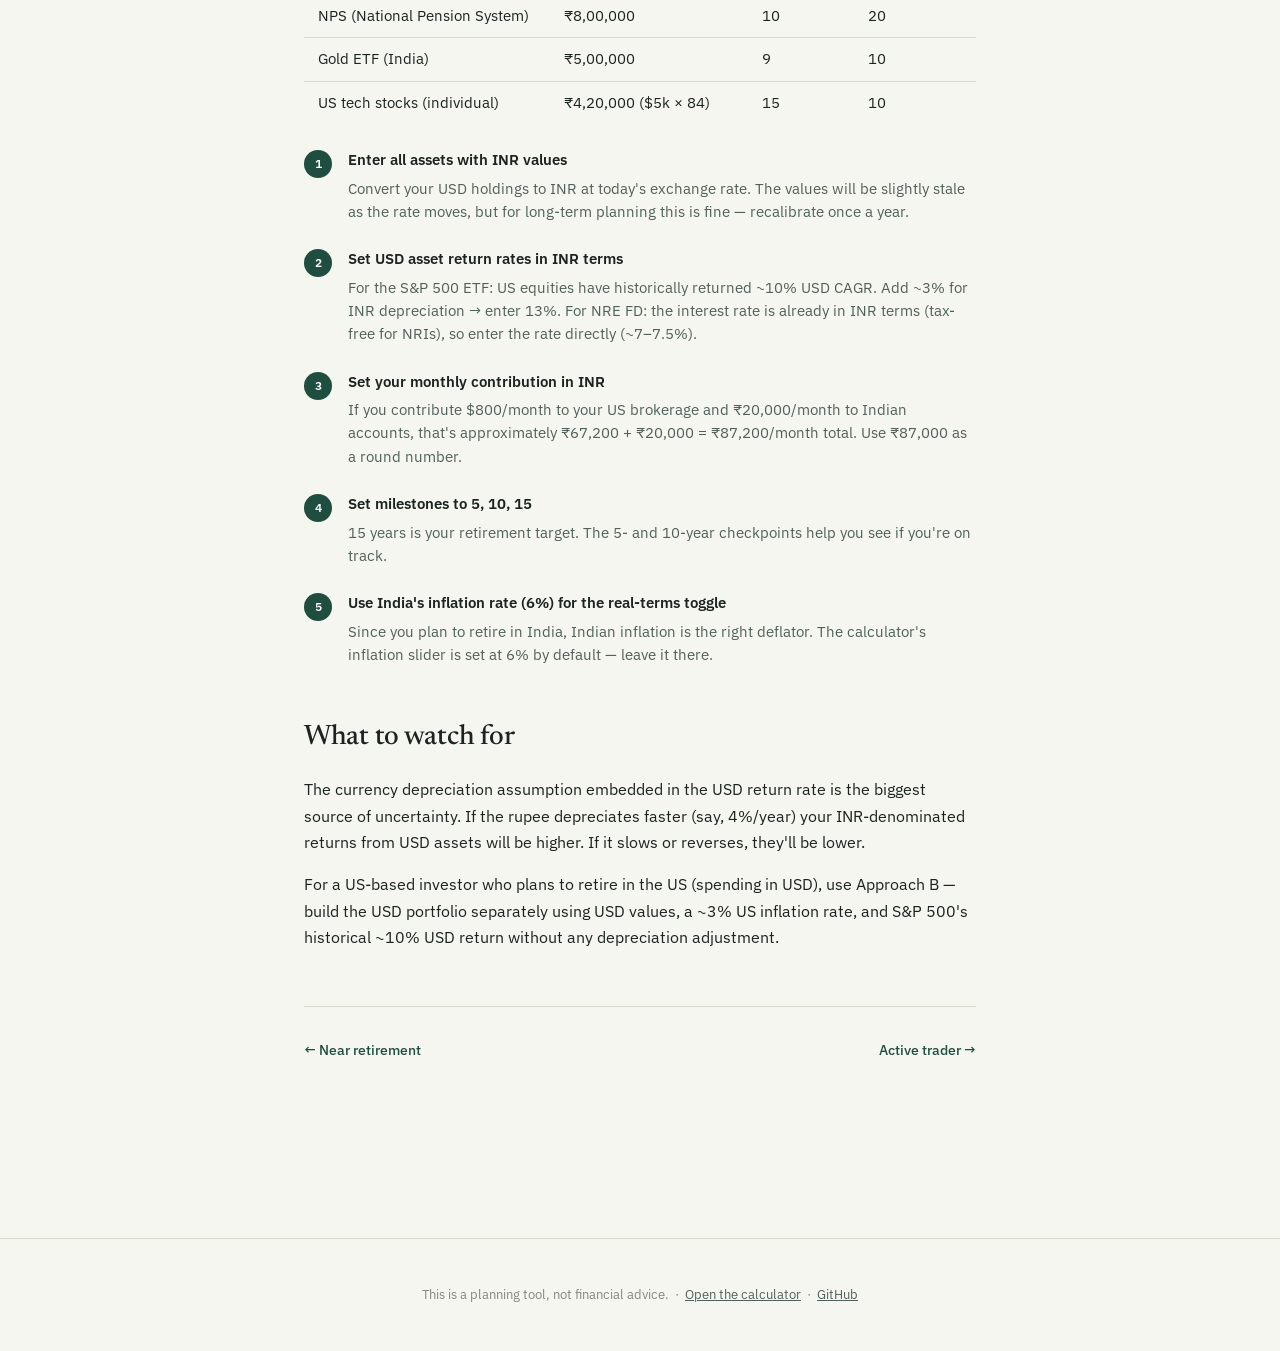
<file: docs/tutorials/foreign-currency.html>
<!DOCTYPE html>
<html lang="en">
<head>
<meta charset="UTF-8">
<meta name="viewport" content="width=device-width, initial-scale=1.0">
<title>Foreign Currency Investor — Portfolio Ledger Tutorial</title>
<meta name="description" content="Use Portfolio Ledger with USD, EUR, or any currency — international ETFs, NRE deposits, and exchange rate considerations.">
<link rel="icon" type="image/svg+xml" href="../../app/favicon.svg">
<link rel="stylesheet" href="../css/style.css">
</head>
<body>

<nav class="site-nav">
  <div class="nav-inner">
    <a class="nav-brand" href="../index.html">Portfolio Ledger</a>
    <ul class="nav-links">
      <li><a href="../index.html">Docs</a></li>
      <li><a href="index.html" class="active">Tutorial</a></li>
    </ul>
    <div class="nav-ctas">
      <a href="https://github.com/nilays-ns/portfolio-ledger" target="_blank" rel="noopener">GitHub ↗</a>
      <a href="../../app/index.html" class="nav-cta-primary">Open app ↗</a>
    </div>
    <button class="nav-hamburger" aria-label="Toggle navigation">
      <svg width="20" height="20" viewBox="0 0 20 20" fill="none" stroke="currentColor" stroke-width="1.8">
        <line x1="2" y1="5" x2="18" y2="5"/>
        <line x1="2" y1="10" x2="18" y2="10"/>
        <line x1="2" y1="15" x2="18" y2="15"/>
      </svg>
    </button>
  </div>
</nav>

<div class="page-narrow">

  <div class="breadcrumb">
    <a href="../index.html">Docs</a>
    <span>›</span>
    <a href="index.html">Tutorials</a>
    <span>›</span>
    Foreign currency investor
  </div>

  <div class="persona-nav">
    <a href="fresh-graduate.html">Fresh graduate</a>
    <a href="mid-career.html">Mid-career</a>
    <a href="near-retirement.html">Near retirement</a>
    <a href="foreign-currency.html" class="active">Foreign currency</a>
    <a href="trader.html">Trader</a>
    <a href="safe-investor.html">Safe investor</a>
  </div>

  <span class="card-tag brass">Global</span>
  <h1 style="font-family:'Newsreader',serif;font-weight:500;font-size:36px;margin:12px 0 12px;letter-spacing:-0.01em;">Foreign currency investor</h1>
  <p style="font-size:17px;color:var(--ink-soft);margin:0 0 40px;max-width:52ch;">An NRI or global investor with assets in USD, EUR, or GBP alongside Indian holdings. The calculator is currency-agnostic — here's how to use it across currencies.</p>

  <hr class="rule" style="margin-top:0;">

  <h2 class="doc-heading">Who this is for</h2>
  <div class="prose">
    <p>You earn in a foreign currency (or hold foreign assets) — perhaps you're an NRI with a US brokerage account and NRE deposits back home, or a resident Indian investing in international ETFs via Liberalised Remittance Scheme (LRS). Your portfolio spans two currencies and you want a unified view.</p>
    <p>Portfolio Ledger has no built-in currency conversion — but this is a feature, not a limitation. You choose how to handle it.</p>
  </div>

  <h2 class="doc-heading">Two approaches to multi-currency portfolios</h2>

  <h3 class="doc-subheading">Approach A: Single currency, converted values</h3>
  <p class="prose">Convert everything to one currency (e.g., INR) at today's exchange rate. Enter all values in INR. For USD assets, adjust the return rate to account for expected INR/USD depreciation: historically the rupee has depreciated ~2–3% per year against the dollar. So a US equity fund returning 10% USD CAGR might be entered as 12–13% in INR terms.</p>
  <p class="prose">This is the simpler approach and works well for planning purposes.</p>

  <h3 class="doc-subheading">Approach B: Separate currency portfolios</h3>
  <p class="prose">Build two separate plans — one in INR, one in USD — and keep them as separate exported files. Review them independently. This avoids mixing inflation rates (US inflation ~3% vs. India inflation ~6%) and keeps exchange rate assumptions explicit.</p>

  <h2 class="doc-heading">Step-by-step (Approach A — NRI example)</h2>

  <p class="prose">Scenario: NRI based in the US, with both US and Indian holdings, planning to retire in India in 15 years. All values entered in INR at today's rate (1 USD ≈ ₹84).</p>

  <table class="doc-table">
    <thead><tr><th>Asset</th><th>Current value (INR)</th><th>Return %/yr</th><th>Contrib weight</th></tr></thead>
    <tbody>
      <tr><td>US index fund (S&amp;P 500 ETF)</td><td>₹42,00,000 ($50k × 84)</td><td>13</td><td>40</td></tr>
      <tr><td>NRE Fixed Deposit</td><td>₹16,80,000 ($20k × 84)</td><td>7.5</td><td>20</td></tr>
      <tr><td>NPS (National Pension System)</td><td>₹8,00,000</td><td>10</td><td>20</td></tr>
      <tr><td>Gold ETF (India)</td><td>₹5,00,000</td><td>9</td><td>10</td></tr>
      <tr><td>US tech stocks (individual)</td><td>₹4,20,000 ($5k × 84)</td><td>15</td><td>10</td></tr>
    </tbody>
  </table>

  <ol class="steps">
    <li>
      <div class="step-body">
        <p class="step-title">Enter all assets with INR values</p>
        <p class="step-desc">Convert your USD holdings to INR at today's exchange rate. The values will be slightly stale as the rate moves, but for long-term planning this is fine — recalibrate once a year.</p>
      </div>
    </li>
    <li>
      <div class="step-body">
        <p class="step-title">Set USD asset return rates in INR terms</p>
        <p class="step-desc">For the S&amp;P 500 ETF: US equities have historically returned ~10% USD CAGR. Add ~3% for INR depreciation → enter 13%. For NRE FD: the interest rate is already in INR terms (tax-free for NRIs), so enter the rate directly (~7–7.5%).</p>
      </div>
    </li>
    <li>
      <div class="step-body">
        <p class="step-title">Set your monthly contribution in INR</p>
        <p class="step-desc">If you contribute $800/month to your US brokerage and ₹20,000/month to Indian accounts, that's approximately ₹67,200 + ₹20,000 = ₹87,200/month total. Use ₹87,000 as a round number.</p>
      </div>
    </li>
    <li>
      <div class="step-body">
        <p class="step-title">Set milestones to 5, 10, 15</p>
        <p class="step-desc">15 years is your retirement target. The 5- and 10-year checkpoints help you see if you're on track.</p>
      </div>
    </li>
    <li>
      <div class="step-body">
        <p class="step-title">Use India's inflation rate (6%) for the real-terms toggle</p>
        <p class="step-desc">Since you plan to retire in India, Indian inflation is the right deflator. The calculator's inflation slider is set at 6% by default — leave it there.</p>
      </div>
    </li>
  </ol>

  <h2 class="doc-heading">What to watch for</h2>
  <div class="prose">
    <p>The currency depreciation assumption embedded in the USD return rate is the biggest source of uncertainty. If the rupee depreciates faster (say, 4%/year) your INR-denominated returns from USD assets will be higher. If it slows or reverses, they'll be lower.</p>
    <p>For a US-based investor who plans to retire in the US (spending in USD), use Approach B — build the USD portfolio separately using USD values, a ~3% US inflation rate, and S&amp;P 500's historical ~10% USD return without any depreciation adjustment.</p>
  </div>

  <div class="page-nav">
    <a href="near-retirement.html" class="prev">Near retirement</a>
    <a href="trader.html" class="next">Active trader</a>
  </div>

</div>

<footer class="site-footer">
  <p>This is a planning tool, not financial advice. &nbsp;·&nbsp; <a href="../../app/index.html">Open the calculator</a> &nbsp;·&nbsp; <a href="https://github.com/nilays-ns/portfolio-ledger" target="_blank" rel="noopener">GitHub</a></p>
</footer>

<script src="../js/nav.js"></script>
</body>
</html>
</file>
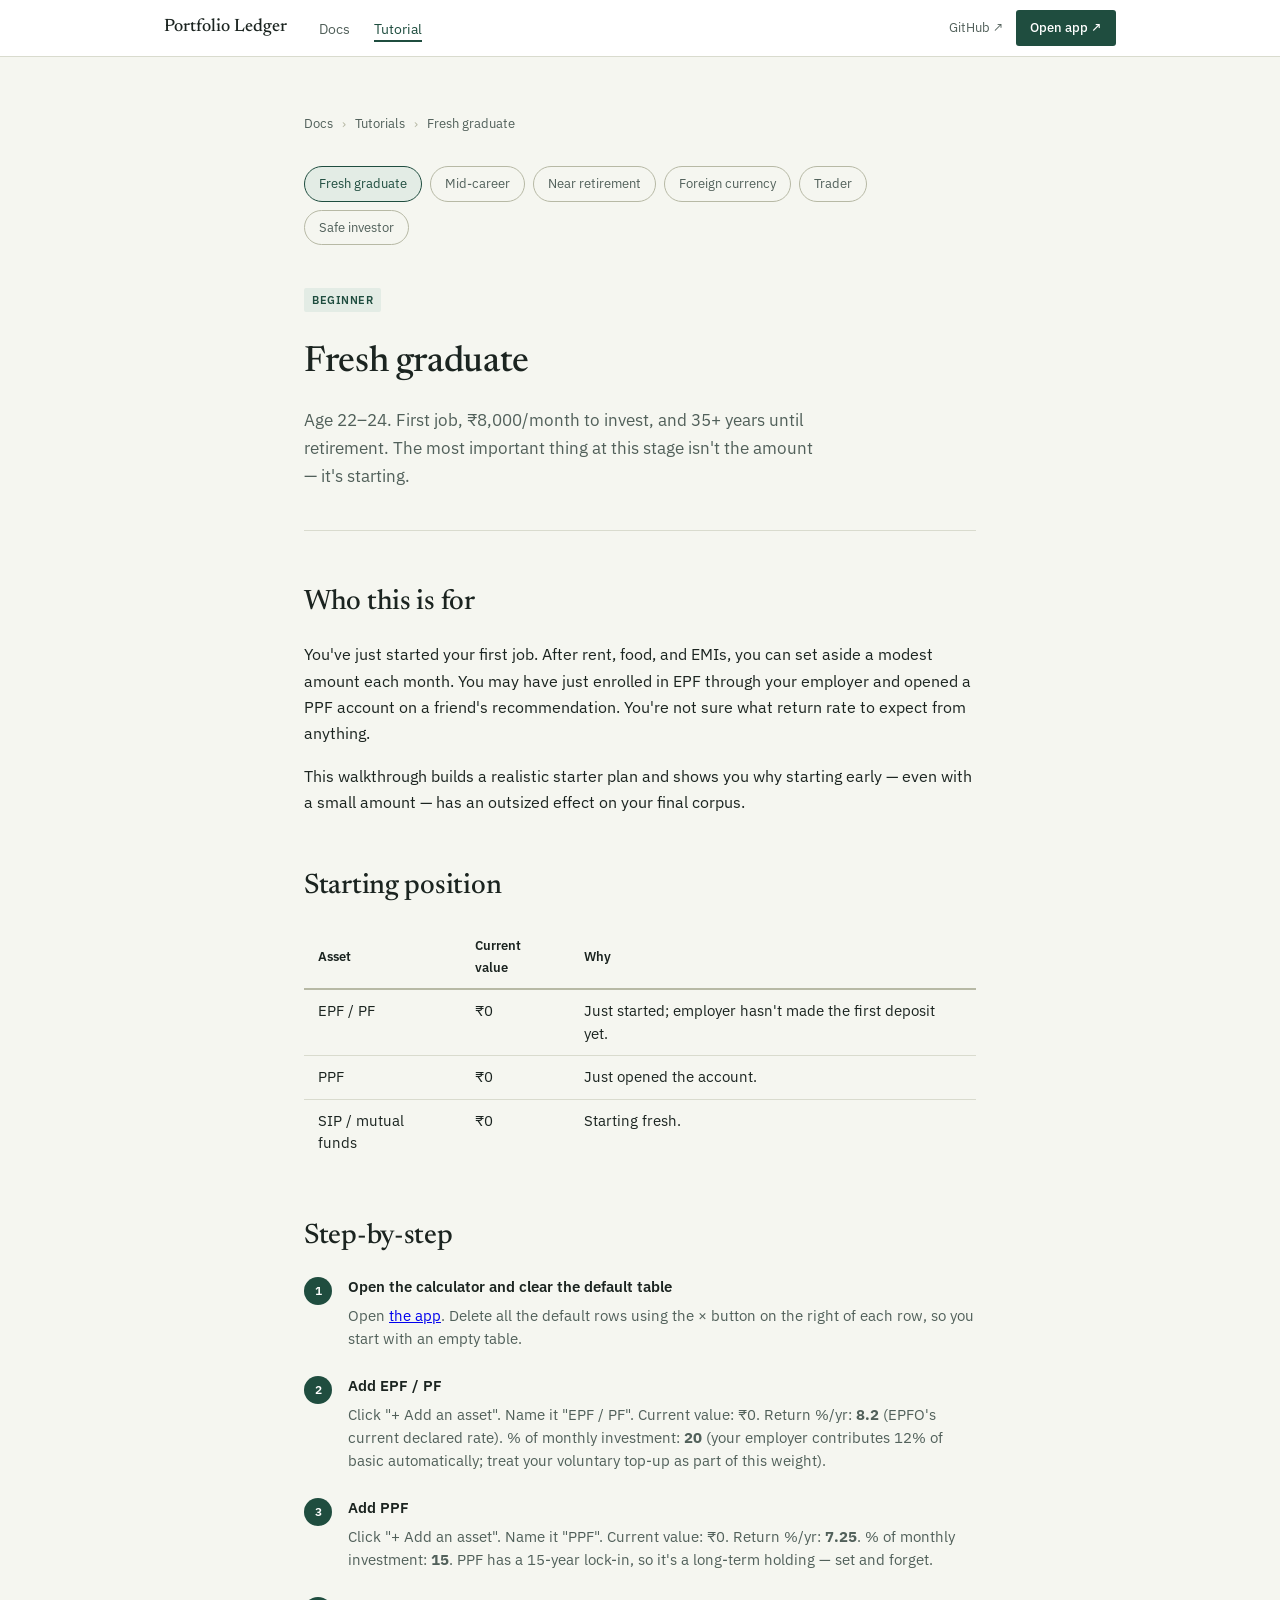
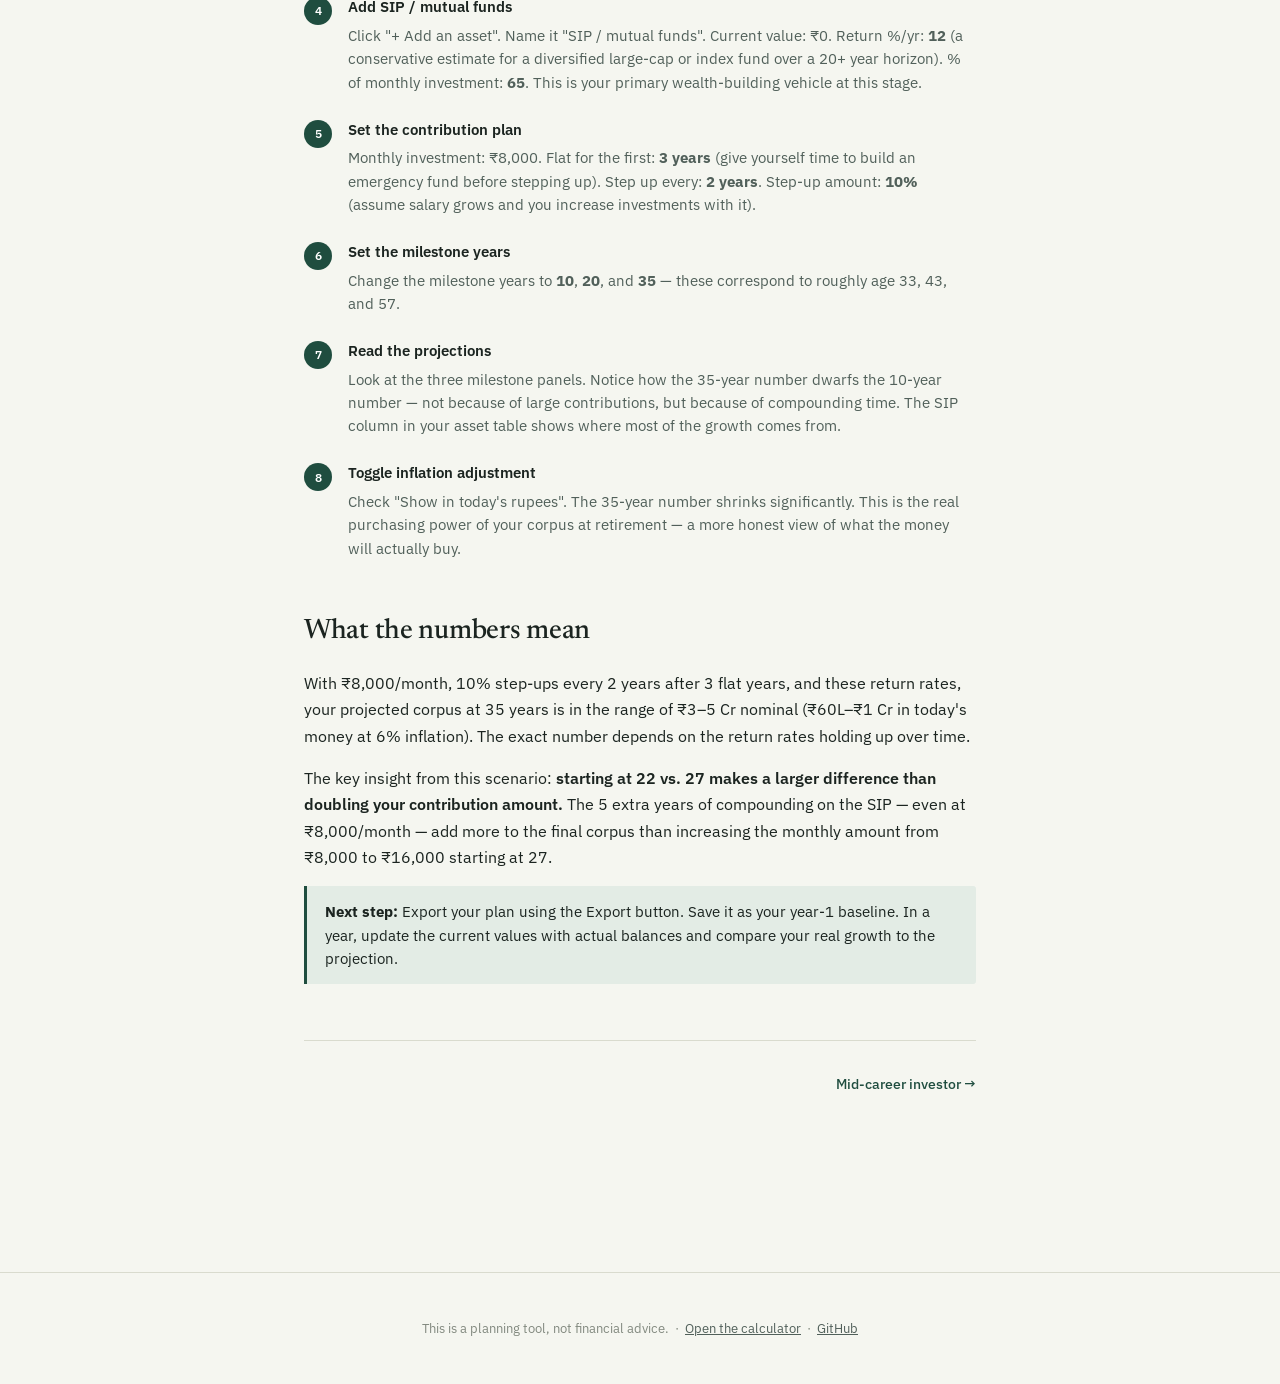
<file: docs/tutorials/fresh-graduate.html>
<!DOCTYPE html>
<html lang="en">
<head>
<meta charset="UTF-8">
<meta name="viewport" content="width=device-width, initial-scale=1.0">
<title>Fresh Graduate — Portfolio Ledger Tutorial</title>
<meta name="description" content="Build your first portfolio plan as a fresh graduate — small SIP, long horizon, and the power of starting early.">
<link rel="icon" type="image/svg+xml" href="../../app/favicon.svg">
<link rel="stylesheet" href="../css/style.css">
</head>
<body>

<nav class="site-nav">
  <div class="nav-inner">
    <a class="nav-brand" href="../index.html">Portfolio Ledger</a>
    <ul class="nav-links">
      <li><a href="../index.html">Docs</a></li>
      <li><a href="index.html" class="active">Tutorial</a></li>
    </ul>
    <div class="nav-ctas">
      <a href="https://github.com/nilays-ns/portfolio-ledger" target="_blank" rel="noopener">GitHub ↗</a>
      <a href="../../app/index.html" class="nav-cta-primary">Open app ↗</a>
    </div>
    <button class="nav-hamburger" aria-label="Toggle navigation">
      <svg width="20" height="20" viewBox="0 0 20 20" fill="none" stroke="currentColor" stroke-width="1.8">
        <line x1="2" y1="5" x2="18" y2="5"/>
        <line x1="2" y1="10" x2="18" y2="10"/>
        <line x1="2" y1="15" x2="18" y2="15"/>
      </svg>
    </button>
  </div>
</nav>

<div class="page-narrow">

  <div class="breadcrumb">
    <a href="../index.html">Docs</a>
    <span>›</span>
    <a href="index.html">Tutorials</a>
    <span>›</span>
    Fresh graduate
  </div>

  <div class="persona-nav">
    <a href="fresh-graduate.html" class="active">Fresh graduate</a>
    <a href="mid-career.html">Mid-career</a>
    <a href="near-retirement.html">Near retirement</a>
    <a href="foreign-currency.html">Foreign currency</a>
    <a href="trader.html">Trader</a>
    <a href="safe-investor.html">Safe investor</a>
  </div>

  <span class="card-tag">Beginner</span>
  <h1 style="font-family:'Newsreader',serif;font-weight:500;font-size:36px;margin:12px 0 12px;letter-spacing:-0.01em;">Fresh graduate</h1>
  <p style="font-size:17px;color:var(--ink-soft);margin:0 0 40px;max-width:52ch;">Age 22–24. First job, ₹8,000/month to invest, and 35+ years until retirement. The most important thing at this stage isn't the amount — it's starting.</p>

  <hr class="rule" style="margin-top:0;">

  <h2 class="doc-heading">Who this is for</h2>
  <div class="prose">
    <p>You've just started your first job. After rent, food, and EMIs, you can set aside a modest amount each month. You may have just enrolled in EPF through your employer and opened a PPF account on a friend's recommendation. You're not sure what return rate to expect from anything.</p>
    <p>This walkthrough builds a realistic starter plan and shows you why starting early — even with a small amount — has an outsized effect on your final corpus.</p>
  </div>

  <h2 class="doc-heading">Starting position</h2>
  <table class="doc-table">
    <thead><tr><th>Asset</th><th>Current value</th><th>Why</th></tr></thead>
    <tbody>
      <tr><td>EPF / PF</td><td>₹0</td><td>Just started; employer hasn't made the first deposit yet.</td></tr>
      <tr><td>PPF</td><td>₹0</td><td>Just opened the account.</td></tr>
      <tr><td>SIP / mutual funds</td><td>₹0</td><td>Starting fresh.</td></tr>
    </tbody>
  </table>

  <h2 class="doc-heading">Step-by-step</h2>
  <ol class="steps">
    <li>
      <div class="step-body">
        <p class="step-title">Open the calculator and clear the default table</p>
        <p class="step-desc">Open <a href="../../app/index.html">the app</a>. Delete all the default rows using the × button on the right of each row, so you start with an empty table.</p>
      </div>
    </li>
    <li>
      <div class="step-body">
        <p class="step-title">Add EPF / PF</p>
        <p class="step-desc">Click "+ Add an asset". Name it "EPF / PF". Current value: ₹0. Return %/yr: <strong>8.2</strong> (EPFO's current declared rate). % of monthly investment: <strong>20</strong> (your employer contributes 12% of basic automatically; treat your voluntary top-up as part of this weight).</p>
      </div>
    </li>
    <li>
      <div class="step-body">
        <p class="step-title">Add PPF</p>
        <p class="step-desc">Click "+ Add an asset". Name it "PPF". Current value: ₹0. Return %/yr: <strong>7.25</strong>. % of monthly investment: <strong>15</strong>. PPF has a 15-year lock-in, so it's a long-term holding — set and forget.</p>
      </div>
    </li>
    <li>
      <div class="step-body">
        <p class="step-title">Add SIP / mutual funds</p>
        <p class="step-desc">Click "+ Add an asset". Name it "SIP / mutual funds". Current value: ₹0. Return %/yr: <strong>12</strong> (a conservative estimate for a diversified large-cap or index fund over a 20+ year horizon). % of monthly investment: <strong>65</strong>. This is your primary wealth-building vehicle at this stage.</p>
      </div>
    </li>
    <li>
      <div class="step-body">
        <p class="step-title">Set the contribution plan</p>
        <p class="step-desc">Monthly investment: ₹8,000. Flat for the first: <strong>3 years</strong> (give yourself time to build an emergency fund before stepping up). Step up every: <strong>2 years</strong>. Step-up amount: <strong>10%</strong> (assume salary grows and you increase investments with it).</p>
      </div>
    </li>
    <li>
      <div class="step-body">
        <p class="step-title">Set the milestone years</p>
        <p class="step-desc">Change the milestone years to <strong>10</strong>, <strong>20</strong>, and <strong>35</strong> — these correspond to roughly age 33, 43, and 57.</p>
      </div>
    </li>
    <li>
      <div class="step-body">
        <p class="step-title">Read the projections</p>
        <p class="step-desc">Look at the three milestone panels. Notice how the 35-year number dwarfs the 10-year number — not because of large contributions, but because of compounding time. The SIP column in your asset table shows where most of the growth comes from.</p>
      </div>
    </li>
    <li>
      <div class="step-body">
        <p class="step-title">Toggle inflation adjustment</p>
        <p class="step-desc">Check "Show in today's rupees". The 35-year number shrinks significantly. This is the real purchasing power of your corpus at retirement — a more honest view of what the money will actually buy.</p>
      </div>
    </li>
  </ol>

  <h2 class="doc-heading">What the numbers mean</h2>
  <div class="prose">
    <p>With ₹8,000/month, 10% step-ups every 2 years after 3 flat years, and these return rates, your projected corpus at 35 years is in the range of ₹3–5 Cr nominal (₹60L–₹1 Cr in today's money at 6% inflation). The exact number depends on the return rates holding up over time.</p>
    <p>The key insight from this scenario: <strong>starting at 22 vs. 27 makes a larger difference than doubling your contribution amount.</strong> The 5 extra years of compounding on the SIP — even at ₹8,000/month — add more to the final corpus than increasing the monthly amount from ₹8,000 to ₹16,000 starting at 27.</p>
  </div>

  <div class="callout">
    <strong>Next step:</strong> Export your plan using the Export button. Save it as your year-1 baseline. In a year, update the current values with actual balances and compare your real growth to the projection.
  </div>

  <div class="page-nav">
    <span></span>
    <a href="mid-career.html" class="next">Mid-career investor</a>
  </div>

</div>

<footer class="site-footer">
  <p>This is a planning tool, not financial advice. &nbsp;·&nbsp; <a href="../../app/index.html">Open the calculator</a> &nbsp;·&nbsp; <a href="https://github.com/nilays-ns/portfolio-ledger" target="_blank" rel="noopener">GitHub</a></p>
</footer>

<script src="../js/nav.js"></script>
</body>
</html>
</file>
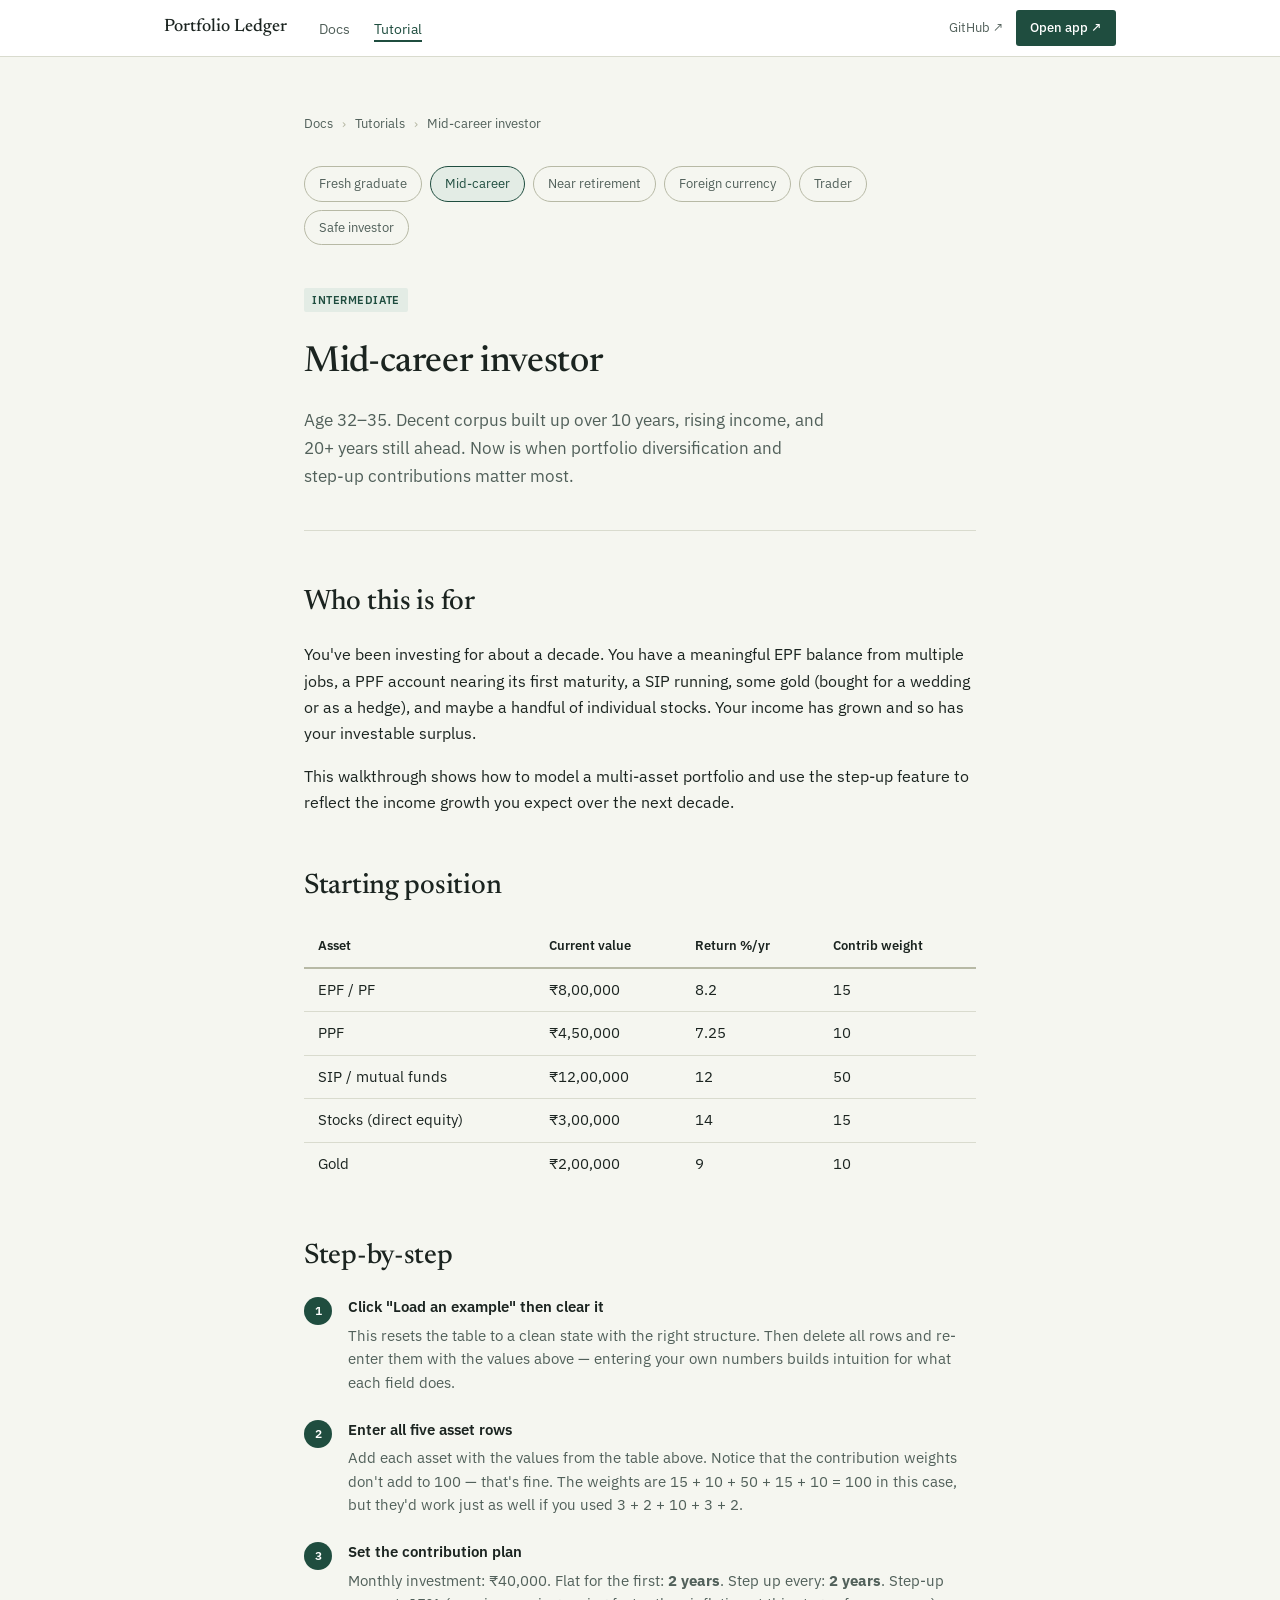
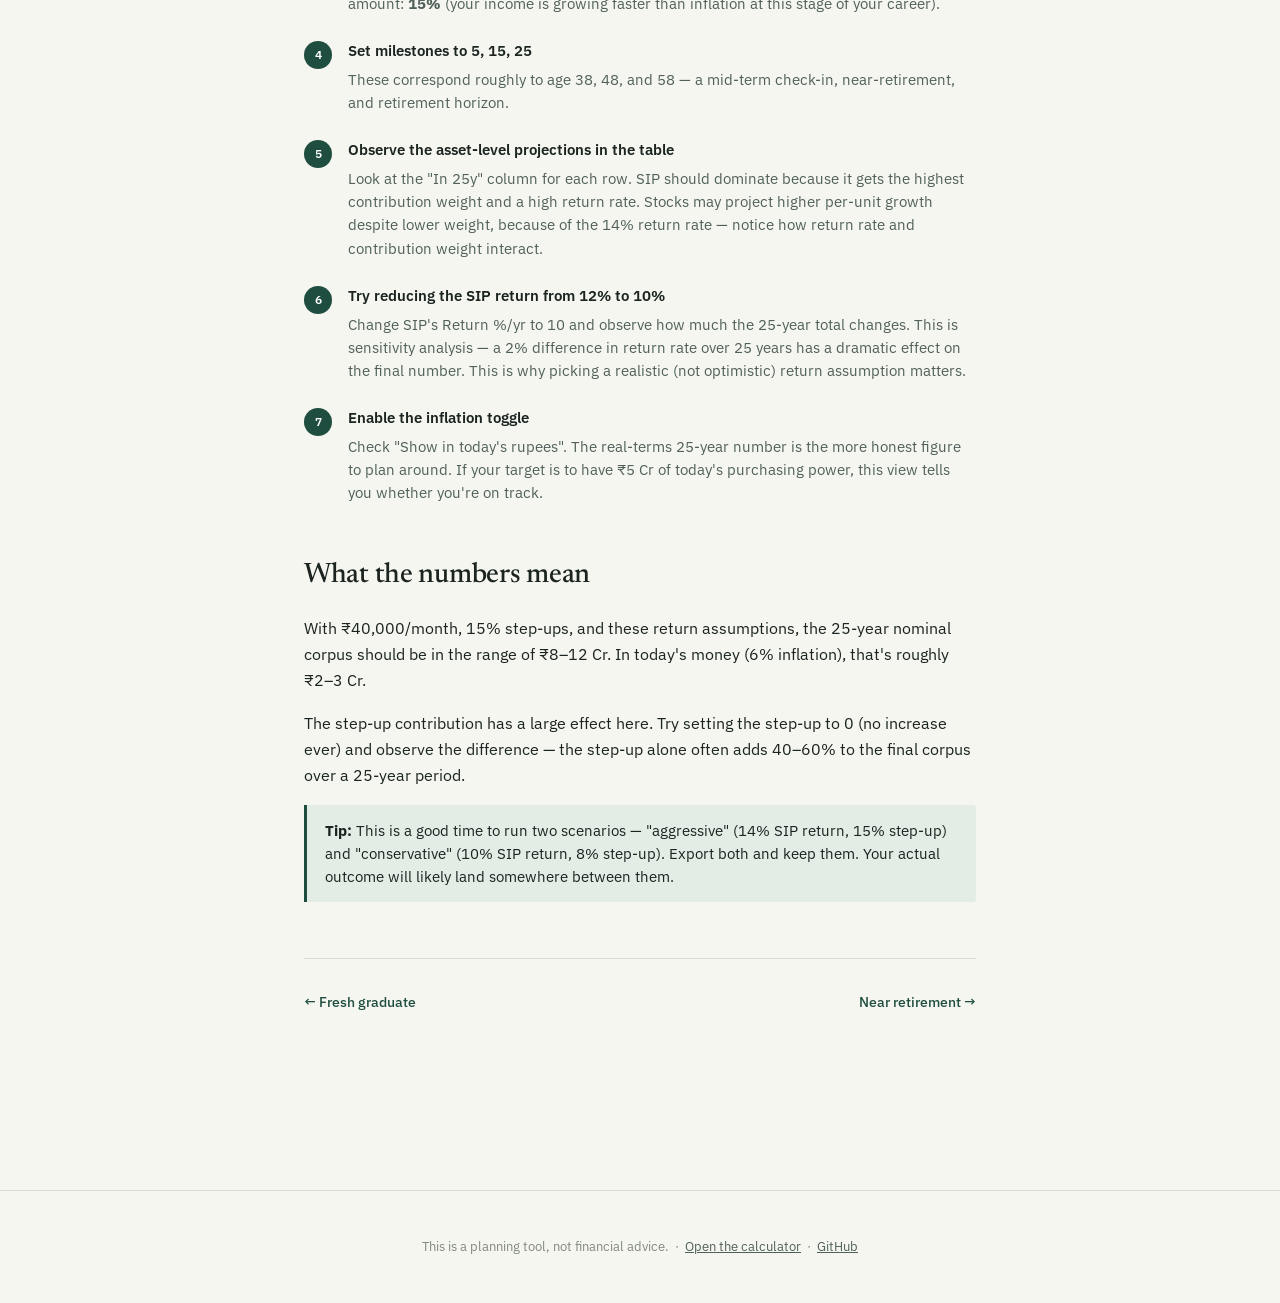
<file: docs/tutorials/mid-career.html>
<!DOCTYPE html>
<html lang="en">
<head>
<meta charset="UTF-8">
<meta name="viewport" content="width=device-width, initial-scale=1.0">
<title>Mid-career Investor — Portfolio Ledger Tutorial</title>
<meta name="description" content="Model a diverse mid-career portfolio with SIP, PF, gold, and stocks — with step-up contributions.">
<link rel="icon" type="image/svg+xml" href="../../app/favicon.svg">
<link rel="stylesheet" href="../css/style.css">
</head>
<body>

<nav class="site-nav">
  <div class="nav-inner">
    <a class="nav-brand" href="../index.html">Portfolio Ledger</a>
    <ul class="nav-links">
      <li><a href="../index.html">Docs</a></li>
      <li><a href="index.html" class="active">Tutorial</a></li>
    </ul>
    <div class="nav-ctas">
      <a href="https://github.com/nilays-ns/portfolio-ledger" target="_blank" rel="noopener">GitHub ↗</a>
      <a href="../../app/index.html" class="nav-cta-primary">Open app ↗</a>
    </div>
    <button class="nav-hamburger" aria-label="Toggle navigation">
      <svg width="20" height="20" viewBox="0 0 20 20" fill="none" stroke="currentColor" stroke-width="1.8">
        <line x1="2" y1="5" x2="18" y2="5"/>
        <line x1="2" y1="10" x2="18" y2="10"/>
        <line x1="2" y1="15" x2="18" y2="15"/>
      </svg>
    </button>
  </div>
</nav>

<div class="page-narrow">

  <div class="breadcrumb">
    <a href="../index.html">Docs</a>
    <span>›</span>
    <a href="index.html">Tutorials</a>
    <span>›</span>
    Mid-career investor
  </div>

  <div class="persona-nav">
    <a href="fresh-graduate.html">Fresh graduate</a>
    <a href="mid-career.html" class="active">Mid-career</a>
    <a href="near-retirement.html">Near retirement</a>
    <a href="foreign-currency.html">Foreign currency</a>
    <a href="trader.html">Trader</a>
    <a href="safe-investor.html">Safe investor</a>
  </div>

  <span class="card-tag">Intermediate</span>
  <h1 style="font-family:'Newsreader',serif;font-weight:500;font-size:36px;margin:12px 0 12px;letter-spacing:-0.01em;">Mid-career investor</h1>
  <p style="font-size:17px;color:var(--ink-soft);margin:0 0 40px;max-width:52ch;">Age 32–35. Decent corpus built up over 10 years, rising income, and 20+ years still ahead. Now is when portfolio diversification and step-up contributions matter most.</p>

  <hr class="rule" style="margin-top:0;">

  <h2 class="doc-heading">Who this is for</h2>
  <div class="prose">
    <p>You've been investing for about a decade. You have a meaningful EPF balance from multiple jobs, a PPF account nearing its first maturity, a SIP running, some gold (bought for a wedding or as a hedge), and maybe a handful of individual stocks. Your income has grown and so has your investable surplus.</p>
    <p>This walkthrough shows how to model a multi-asset portfolio and use the step-up feature to reflect the income growth you expect over the next decade.</p>
  </div>

  <h2 class="doc-heading">Starting position</h2>
  <table class="doc-table">
    <thead><tr><th>Asset</th><th>Current value</th><th>Return %/yr</th><th>Contrib weight</th></tr></thead>
    <tbody>
      <tr><td>EPF / PF</td><td>₹8,00,000</td><td>8.2</td><td>15</td></tr>
      <tr><td>PPF</td><td>₹4,50,000</td><td>7.25</td><td>10</td></tr>
      <tr><td>SIP / mutual funds</td><td>₹12,00,000</td><td>12</td><td>50</td></tr>
      <tr><td>Stocks (direct equity)</td><td>₹3,00,000</td><td>14</td><td>15</td></tr>
      <tr><td>Gold</td><td>₹2,00,000</td><td>9</td><td>10</td></tr>
    </tbody>
  </table>

  <h2 class="doc-heading">Step-by-step</h2>
  <ol class="steps">
    <li>
      <div class="step-body">
        <p class="step-title">Click "Load an example" then clear it</p>
        <p class="step-desc">This resets the table to a clean state with the right structure. Then delete all rows and re-enter them with the values above — entering your own numbers builds intuition for what each field does.</p>
      </div>
    </li>
    <li>
      <div class="step-body">
        <p class="step-title">Enter all five asset rows</p>
        <p class="step-desc">Add each asset with the values from the table above. Notice that the contribution weights don't add to 100 — that's fine. The weights are 15 + 10 + 50 + 15 + 10 = 100 in this case, but they'd work just as well if you used 3 + 2 + 10 + 3 + 2.</p>
      </div>
    </li>
    <li>
      <div class="step-body">
        <p class="step-title">Set the contribution plan</p>
        <p class="step-desc">Monthly investment: ₹40,000. Flat for the first: <strong>2 years</strong>. Step up every: <strong>2 years</strong>. Step-up amount: <strong>15%</strong> (your income is growing faster than inflation at this stage of your career).</p>
      </div>
    </li>
    <li>
      <div class="step-body">
        <p class="step-title">Set milestones to 5, 15, 25</p>
        <p class="step-desc">These correspond roughly to age 38, 48, and 58 — a mid-term check-in, near-retirement, and retirement horizon.</p>
      </div>
    </li>
    <li>
      <div class="step-body">
        <p class="step-title">Observe the asset-level projections in the table</p>
        <p class="step-desc">Look at the "In 25y" column for each row. SIP should dominate because it gets the highest contribution weight and a high return rate. Stocks may project higher per-unit growth despite lower weight, because of the 14% return rate — notice how return rate and contribution weight interact.</p>
      </div>
    </li>
    <li>
      <div class="step-body">
        <p class="step-title">Try reducing the SIP return from 12% to 10%</p>
        <p class="step-desc">Change SIP's Return %/yr to 10 and observe how much the 25-year total changes. This is sensitivity analysis — a 2% difference in return rate over 25 years has a dramatic effect on the final number. This is why picking a realistic (not optimistic) return assumption matters.</p>
      </div>
    </li>
    <li>
      <div class="step-body">
        <p class="step-title">Enable the inflation toggle</p>
        <p class="step-desc">Check "Show in today's rupees". The real-terms 25-year number is the more honest figure to plan around. If your target is to have ₹5 Cr of today's purchasing power, this view tells you whether you're on track.</p>
      </div>
    </li>
  </ol>

  <h2 class="doc-heading">What the numbers mean</h2>
  <div class="prose">
    <p>With ₹40,000/month, 15% step-ups, and these return assumptions, the 25-year nominal corpus should be in the range of ₹8–12 Cr. In today's money (6% inflation), that's roughly ₹2–3 Cr.</p>
    <p>The step-up contribution has a large effect here. Try setting the step-up to 0 (no increase ever) and observe the difference — the step-up alone often adds 40–60% to the final corpus over a 25-year period.</p>
  </div>

  <div class="callout">
    <strong>Tip:</strong> This is a good time to run two scenarios — "aggressive" (14% SIP return, 15% step-up) and "conservative" (10% SIP return, 8% step-up). Export both and keep them. Your actual outcome will likely land somewhere between them.
  </div>

  <div class="page-nav">
    <a href="fresh-graduate.html" class="prev">Fresh graduate</a>
    <a href="near-retirement.html" class="next">Near retirement</a>
  </div>

</div>

<footer class="site-footer">
  <p>This is a planning tool, not financial advice. &nbsp;·&nbsp; <a href="../../app/index.html">Open the calculator</a> &nbsp;·&nbsp; <a href="https://github.com/nilays-ns/portfolio-ledger" target="_blank" rel="noopener">GitHub</a></p>
</footer>

<script src="../js/nav.js"></script>
</body>
</html>
</file>
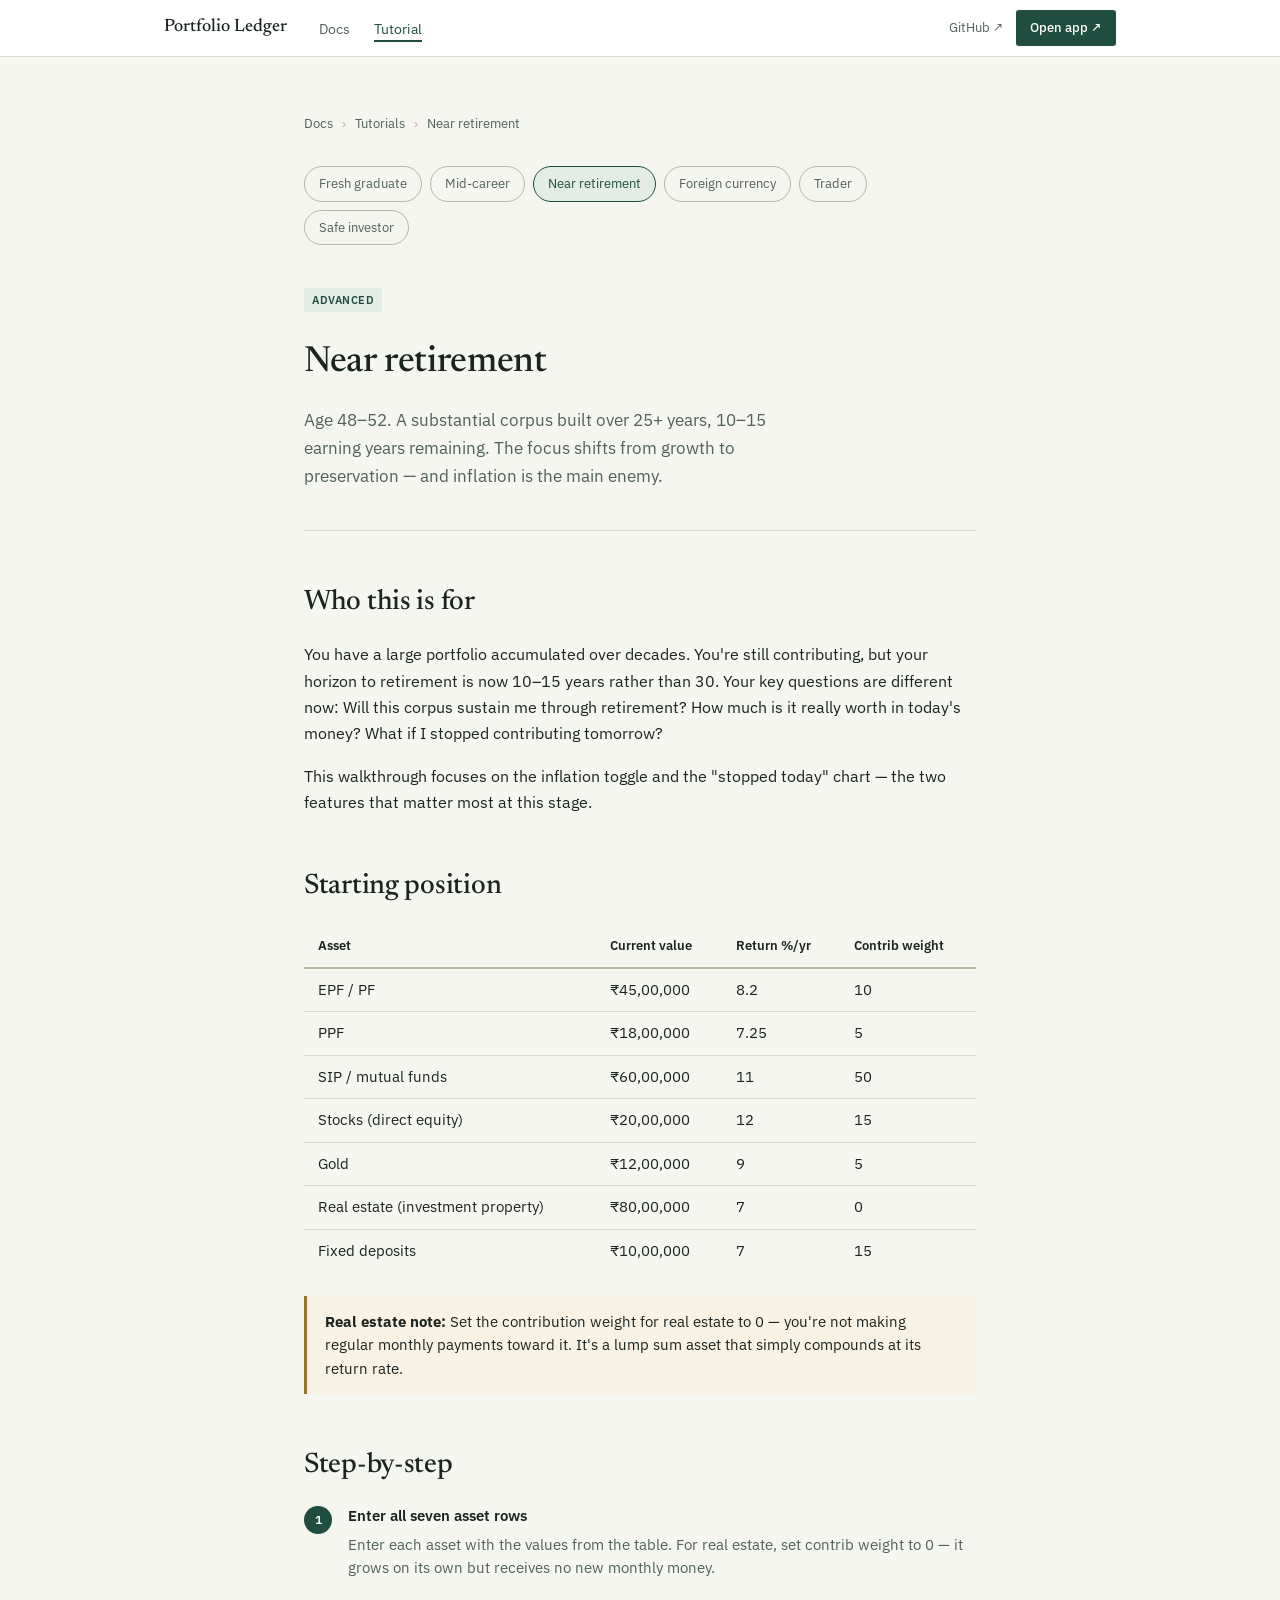
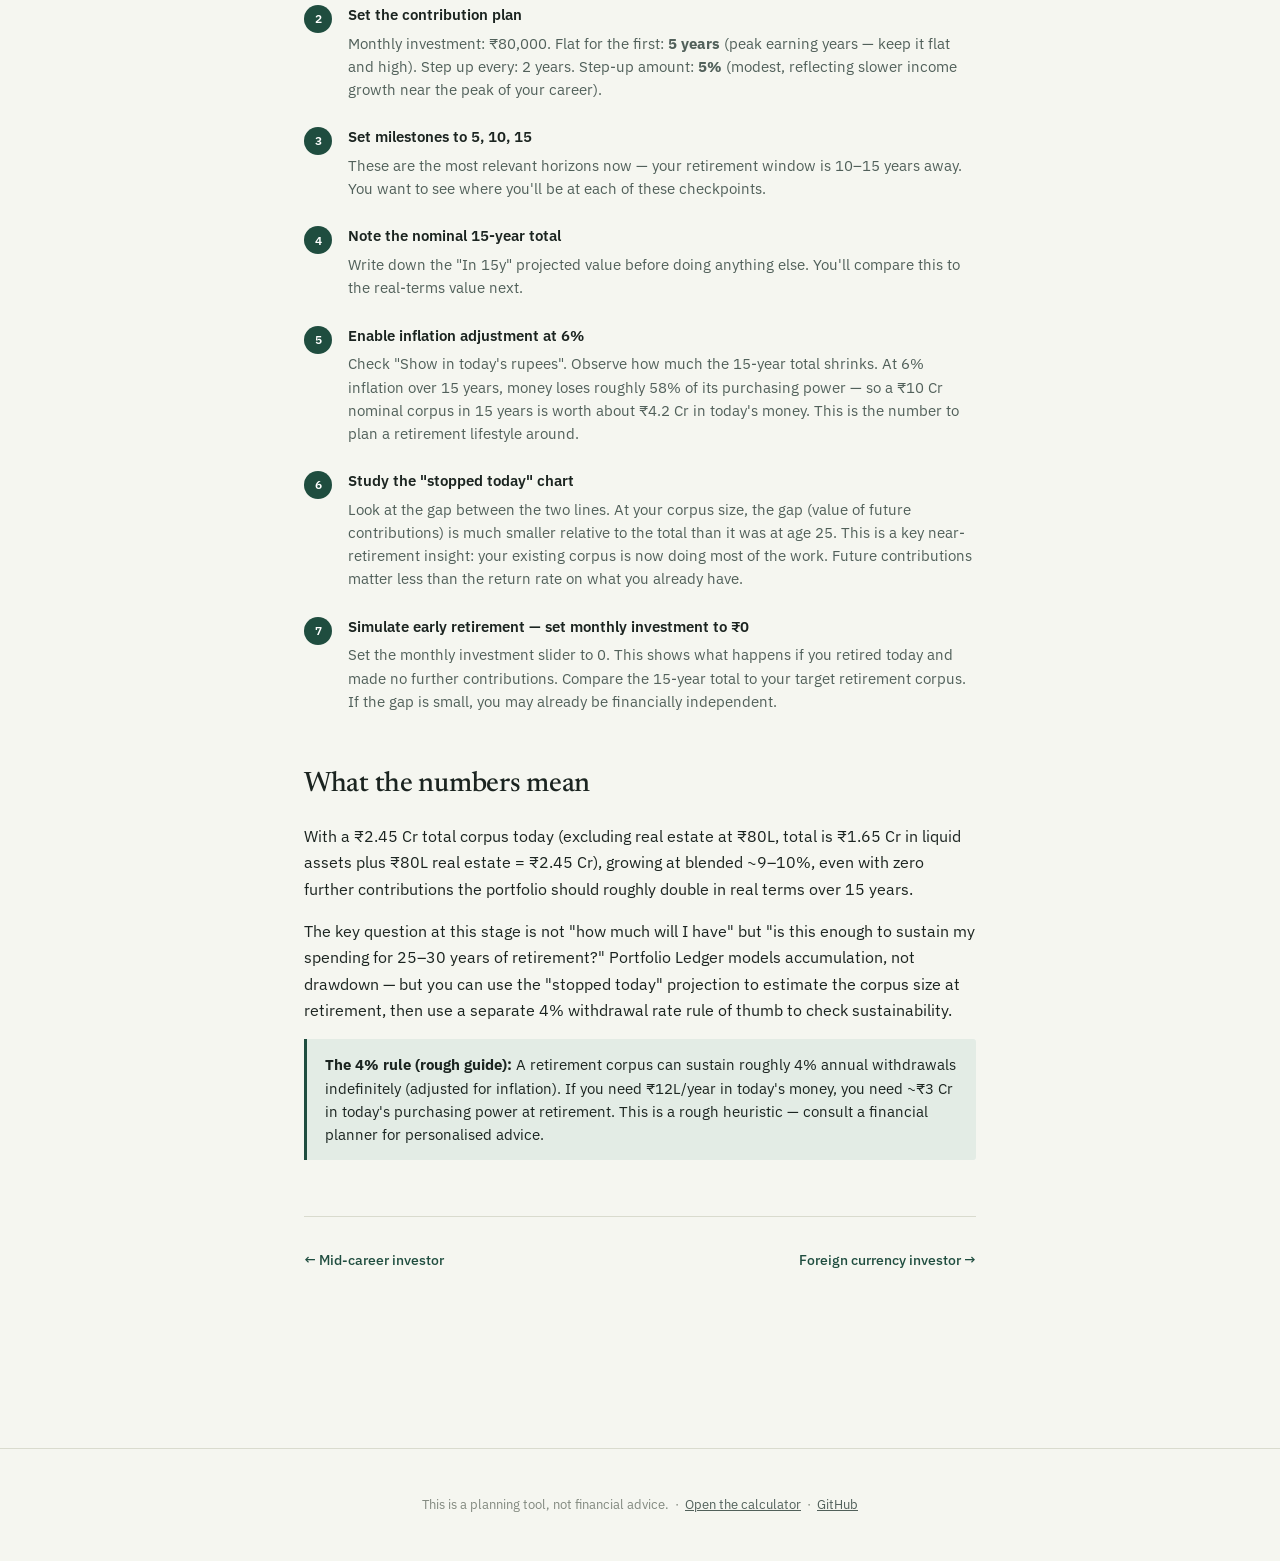
<file: docs/tutorials/near-retirement.html>
<!DOCTYPE html>
<html lang="en">
<head>
<meta charset="UTF-8">
<meta name="viewport" content="width=device-width, initial-scale=1.0">
<title>Near Retirement — Portfolio Ledger Tutorial</title>
<meta name="description" content="Model a near-retirement portfolio — large corpus, inflation toggle, and understanding what stopping contributions means.">
<link rel="icon" type="image/svg+xml" href="../../app/favicon.svg">
<link rel="stylesheet" href="../css/style.css">
</head>
<body>

<nav class="site-nav">
  <div class="nav-inner">
    <a class="nav-brand" href="../index.html">Portfolio Ledger</a>
    <ul class="nav-links">
      <li><a href="../index.html">Docs</a></li>
      <li><a href="index.html" class="active">Tutorial</a></li>
    </ul>
    <div class="nav-ctas">
      <a href="https://github.com/nilays-ns/portfolio-ledger" target="_blank" rel="noopener">GitHub ↗</a>
      <a href="../../app/index.html" class="nav-cta-primary">Open app ↗</a>
    </div>
    <button class="nav-hamburger" aria-label="Toggle navigation">
      <svg width="20" height="20" viewBox="0 0 20 20" fill="none" stroke="currentColor" stroke-width="1.8">
        <line x1="2" y1="5" x2="18" y2="5"/>
        <line x1="2" y1="10" x2="18" y2="10"/>
        <line x1="2" y1="15" x2="18" y2="15"/>
      </svg>
    </button>
  </div>
</nav>

<div class="page-narrow">

  <div class="breadcrumb">
    <a href="../index.html">Docs</a>
    <span>›</span>
    <a href="index.html">Tutorials</a>
    <span>›</span>
    Near retirement
  </div>

  <div class="persona-nav">
    <a href="fresh-graduate.html">Fresh graduate</a>
    <a href="mid-career.html">Mid-career</a>
    <a href="near-retirement.html" class="active">Near retirement</a>
    <a href="foreign-currency.html">Foreign currency</a>
    <a href="trader.html">Trader</a>
    <a href="safe-investor.html">Safe investor</a>
  </div>

  <span class="card-tag">Advanced</span>
  <h1 style="font-family:'Newsreader',serif;font-weight:500;font-size:36px;margin:12px 0 12px;letter-spacing:-0.01em;">Near retirement</h1>
  <p style="font-size:17px;color:var(--ink-soft);margin:0 0 40px;max-width:52ch;">Age 48–52. A substantial corpus built over 25+ years, 10–15 earning years remaining. The focus shifts from growth to preservation — and inflation is the main enemy.</p>

  <hr class="rule" style="margin-top:0;">

  <h2 class="doc-heading">Who this is for</h2>
  <div class="prose">
    <p>You have a large portfolio accumulated over decades. You're still contributing, but your horizon to retirement is now 10–15 years rather than 30. Your key questions are different now: Will this corpus sustain me through retirement? How much is it really worth in today's money? What if I stopped contributing tomorrow?</p>
    <p>This walkthrough focuses on the inflation toggle and the "stopped today" chart — the two features that matter most at this stage.</p>
  </div>

  <h2 class="doc-heading">Starting position</h2>
  <table class="doc-table">
    <thead><tr><th>Asset</th><th>Current value</th><th>Return %/yr</th><th>Contrib weight</th></tr></thead>
    <tbody>
      <tr><td>EPF / PF</td><td>₹45,00,000</td><td>8.2</td><td>10</td></tr>
      <tr><td>PPF</td><td>₹18,00,000</td><td>7.25</td><td>5</td></tr>
      <tr><td>SIP / mutual funds</td><td>₹60,00,000</td><td>11</td><td>50</td></tr>
      <tr><td>Stocks (direct equity)</td><td>₹20,00,000</td><td>12</td><td>15</td></tr>
      <tr><td>Gold</td><td>₹12,00,000</td><td>9</td><td>5</td></tr>
      <tr><td>Real estate (investment property)</td><td>₹80,00,000</td><td>7</td><td>0</td></tr>
      <tr><td>Fixed deposits</td><td>₹10,00,000</td><td>7</td><td>15</td></tr>
    </tbody>
  </table>

  <div class="callout warn">
    <strong>Real estate note:</strong> Set the contribution weight for real estate to 0 — you're not making regular monthly payments toward it. It's a lump sum asset that simply compounds at its return rate.
  </div>

  <h2 class="doc-heading">Step-by-step</h2>
  <ol class="steps">
    <li>
      <div class="step-body">
        <p class="step-title">Enter all seven asset rows</p>
        <p class="step-desc">Enter each asset with the values from the table. For real estate, set contrib weight to 0 — it grows on its own but receives no new monthly money.</p>
      </div>
    </li>
    <li>
      <div class="step-body">
        <p class="step-title">Set the contribution plan</p>
        <p class="step-desc">Monthly investment: ₹80,000. Flat for the first: <strong>5 years</strong> (peak earning years — keep it flat and high). Step up every: 2 years. Step-up amount: <strong>5%</strong> (modest, reflecting slower income growth near the peak of your career).</p>
      </div>
    </li>
    <li>
      <div class="step-body">
        <p class="step-title">Set milestones to 5, 10, 15</p>
        <p class="step-desc">These are the most relevant horizons now — your retirement window is 10–15 years away. You want to see where you'll be at each of these checkpoints.</p>
      </div>
    </li>
    <li>
      <div class="step-body">
        <p class="step-title">Note the nominal 15-year total</p>
        <p class="step-desc">Write down the "In 15y" projected value before doing anything else. You'll compare this to the real-terms value next.</p>
      </div>
    </li>
    <li>
      <div class="step-body">
        <p class="step-title">Enable inflation adjustment at 6%</p>
        <p class="step-desc">Check "Show in today's rupees". Observe how much the 15-year total shrinks. At 6% inflation over 15 years, money loses roughly 58% of its purchasing power — so a ₹10 Cr nominal corpus in 15 years is worth about ₹4.2 Cr in today's money. This is the number to plan a retirement lifestyle around.</p>
      </div>
    </li>
    <li>
      <div class="step-body">
        <p class="step-title">Study the "stopped today" chart</p>
        <p class="step-desc">Look at the gap between the two lines. At your corpus size, the gap (value of future contributions) is much smaller relative to the total than it was at age 25. This is a key near-retirement insight: your existing corpus is now doing most of the work. Future contributions matter less than the return rate on what you already have.</p>
      </div>
    </li>
    <li>
      <div class="step-body">
        <p class="step-title">Simulate early retirement — set monthly investment to ₹0</p>
        <p class="step-desc">Set the monthly investment slider to 0. This shows what happens if you retired today and made no further contributions. Compare the 15-year total to your target retirement corpus. If the gap is small, you may already be financially independent.</p>
      </div>
    </li>
  </ol>

  <h2 class="doc-heading">What the numbers mean</h2>
  <div class="prose">
    <p>With a ₹2.45 Cr total corpus today (excluding real estate at ₹80L, total is ₹1.65 Cr in liquid assets plus ₹80L real estate = ₹2.45 Cr), growing at blended ~9–10%, even with zero further contributions the portfolio should roughly double in real terms over 15 years.</p>
    <p>The key question at this stage is not "how much will I have" but "is this enough to sustain my spending for 25–30 years of retirement?" Portfolio Ledger models accumulation, not drawdown — but you can use the "stopped today" projection to estimate the corpus size at retirement, then use a separate 4% withdrawal rate rule of thumb to check sustainability.</p>
  </div>

  <div class="callout">
    <strong>The 4% rule (rough guide):</strong> A retirement corpus can sustain roughly 4% annual withdrawals indefinitely (adjusted for inflation). If you need ₹12L/year in today's money, you need ~₹3 Cr in today's purchasing power at retirement. This is a rough heuristic — consult a financial planner for personalised advice.
  </div>

  <div class="page-nav">
    <a href="mid-career.html" class="prev">Mid-career investor</a>
    <a href="foreign-currency.html" class="next">Foreign currency investor</a>
  </div>

</div>

<footer class="site-footer">
  <p>This is a planning tool, not financial advice. &nbsp;·&nbsp; <a href="../../app/index.html">Open the calculator</a> &nbsp;·&nbsp; <a href="https://github.com/nilays-ns/portfolio-ledger" target="_blank" rel="noopener">GitHub</a></p>
</footer>

<script src="../js/nav.js"></script>
</body>
</html>
</file>
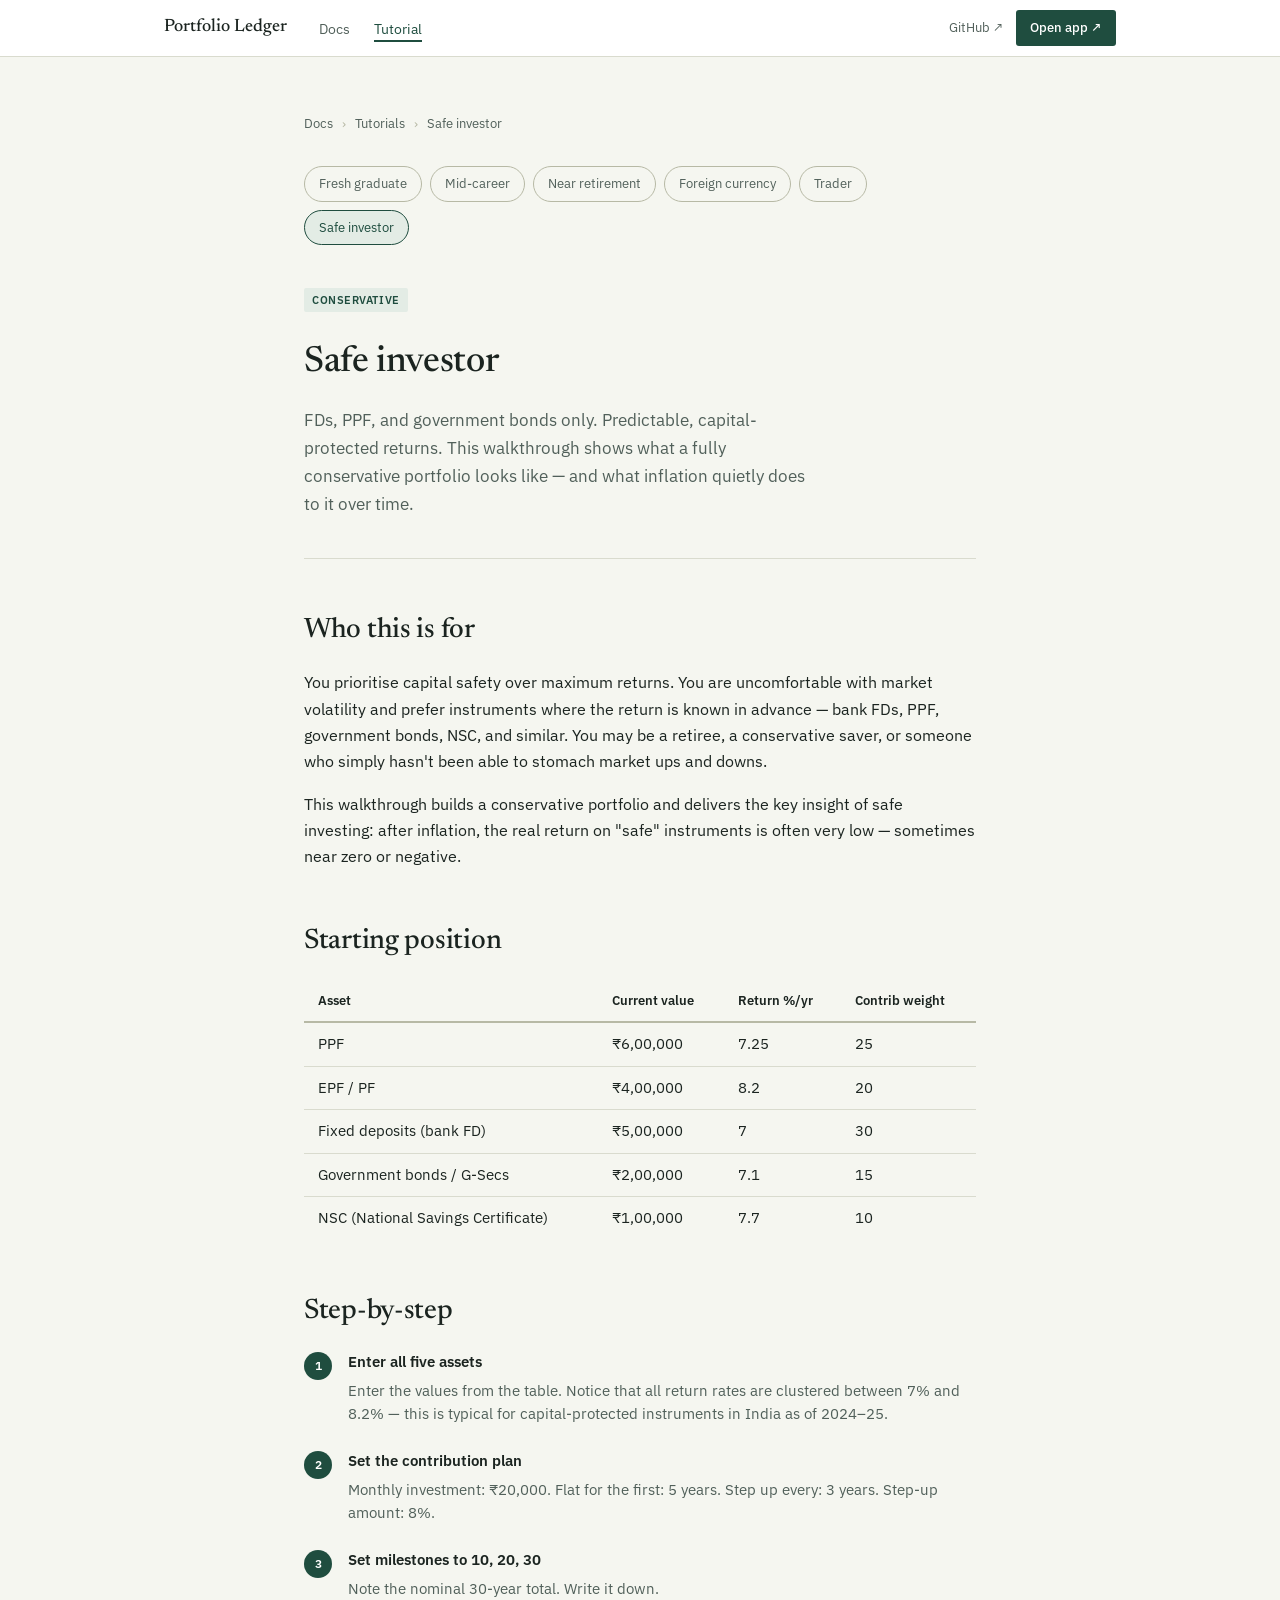
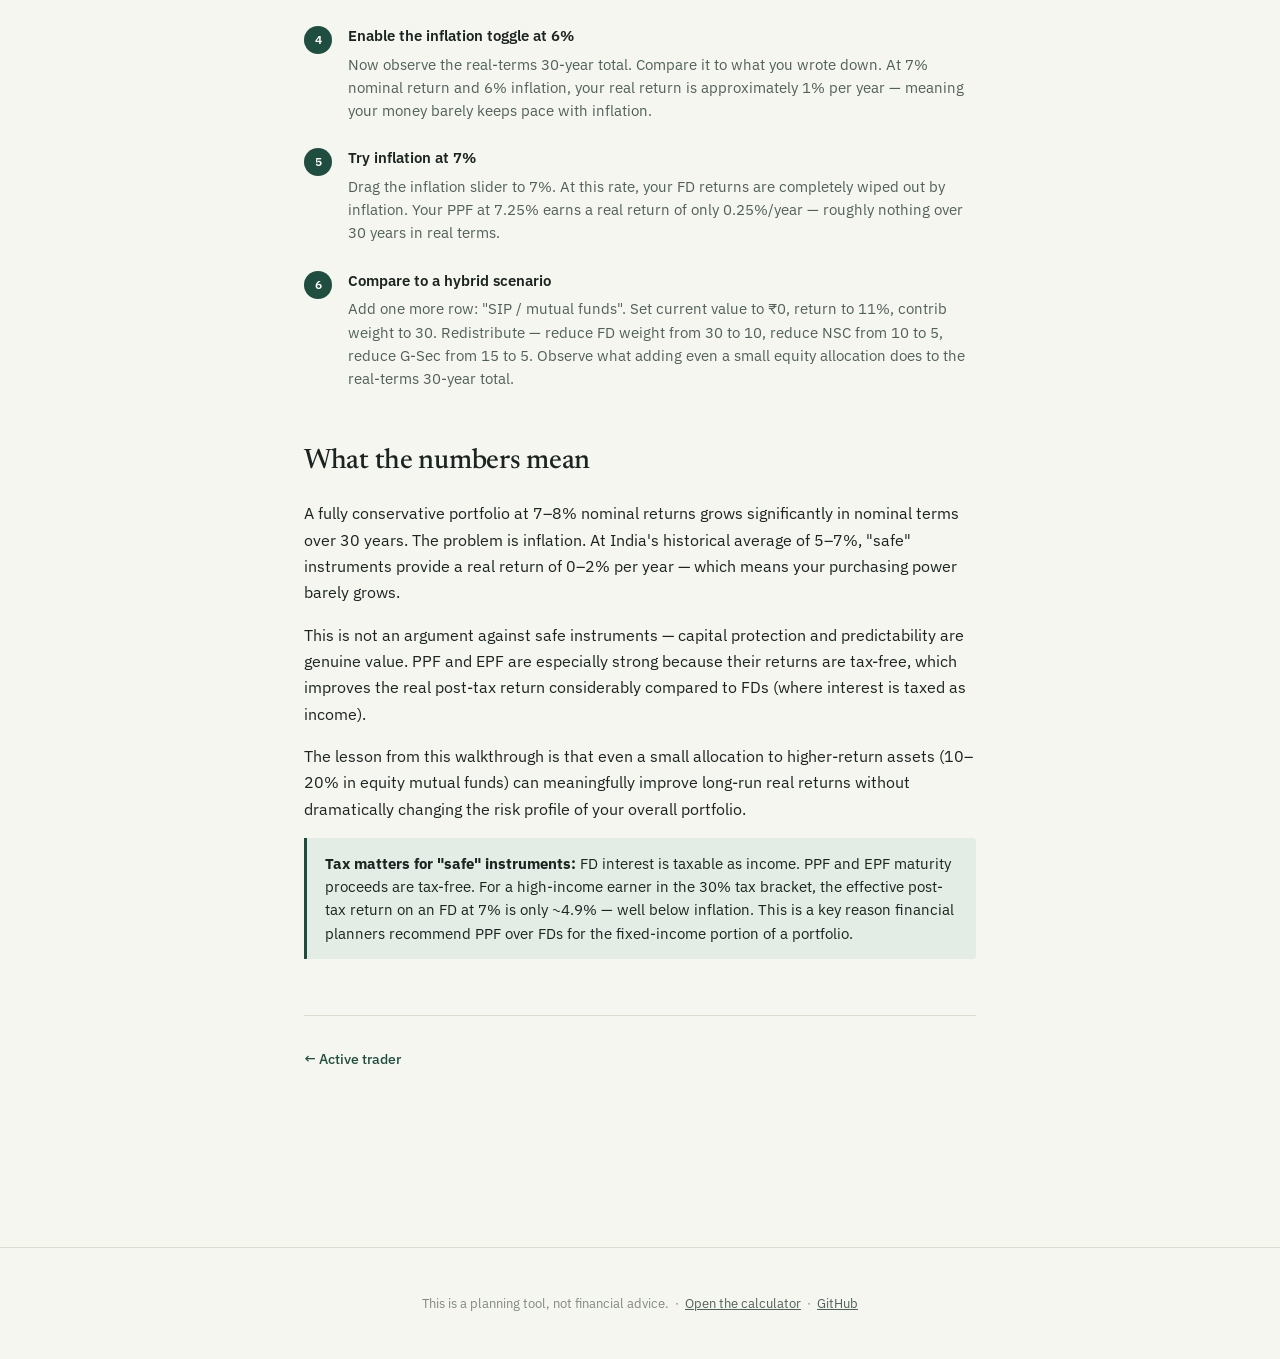
<file: docs/tutorials/safe-investor.html>
<!DOCTYPE html>
<html lang="en">
<head>
<meta charset="UTF-8">
<meta name="viewport" content="width=device-width, initial-scale=1.0">
<title>Safe Investor — Portfolio Ledger Tutorial</title>
<meta name="description" content="Model a conservative portfolio of FDs, PPF, and government bonds — and understand what inflation does to safe money.">
<link rel="icon" type="image/svg+xml" href="../../app/favicon.svg">
<link rel="stylesheet" href="../css/style.css">
</head>
<body>

<nav class="site-nav">
  <div class="nav-inner">
    <a class="nav-brand" href="../index.html">Portfolio Ledger</a>
    <ul class="nav-links">
      <li><a href="../index.html">Docs</a></li>
      <li><a href="index.html" class="active">Tutorial</a></li>
    </ul>
    <div class="nav-ctas">
      <a href="https://github.com/nilays-ns/portfolio-ledger" target="_blank" rel="noopener">GitHub ↗</a>
      <a href="../../app/index.html" class="nav-cta-primary">Open app ↗</a>
    </div>
    <button class="nav-hamburger" aria-label="Toggle navigation">
      <svg width="20" height="20" viewBox="0 0 20 20" fill="none" stroke="currentColor" stroke-width="1.8">
        <line x1="2" y1="5" x2="18" y2="5"/>
        <line x1="2" y1="10" x2="18" y2="10"/>
        <line x1="2" y1="15" x2="18" y2="15"/>
      </svg>
    </button>
  </div>
</nav>

<div class="page-narrow">

  <div class="breadcrumb">
    <a href="../index.html">Docs</a>
    <span>›</span>
    <a href="index.html">Tutorials</a>
    <span>›</span>
    Safe investor
  </div>

  <div class="persona-nav">
    <a href="fresh-graduate.html">Fresh graduate</a>
    <a href="mid-career.html">Mid-career</a>
    <a href="near-retirement.html">Near retirement</a>
    <a href="foreign-currency.html">Foreign currency</a>
    <a href="trader.html">Trader</a>
    <a href="safe-investor.html" class="active">Safe investor</a>
  </div>

  <span class="card-tag">Conservative</span>
  <h1 style="font-family:'Newsreader',serif;font-weight:500;font-size:36px;margin:12px 0 12px;letter-spacing:-0.01em;">Safe investor</h1>
  <p style="font-size:17px;color:var(--ink-soft);margin:0 0 40px;max-width:52ch;">FDs, PPF, and government bonds only. Predictable, capital-protected returns. This walkthrough shows what a fully conservative portfolio looks like — and what inflation quietly does to it over time.</p>

  <hr class="rule" style="margin-top:0;">

  <h2 class="doc-heading">Who this is for</h2>
  <div class="prose">
    <p>You prioritise capital safety over maximum returns. You are uncomfortable with market volatility and prefer instruments where the return is known in advance — bank FDs, PPF, government bonds, NSC, and similar. You may be a retiree, a conservative saver, or someone who simply hasn't been able to stomach market ups and downs.</p>
    <p>This walkthrough builds a conservative portfolio and delivers the key insight of safe investing: after inflation, the real return on "safe" instruments is often very low — sometimes near zero or negative.</p>
  </div>

  <h2 class="doc-heading">Starting position</h2>
  <table class="doc-table">
    <thead><tr><th>Asset</th><th>Current value</th><th>Return %/yr</th><th>Contrib weight</th></tr></thead>
    <tbody>
      <tr><td>PPF</td><td>₹6,00,000</td><td>7.25</td><td>25</td></tr>
      <tr><td>EPF / PF</td><td>₹4,00,000</td><td>8.2</td><td>20</td></tr>
      <tr><td>Fixed deposits (bank FD)</td><td>₹5,00,000</td><td>7</td><td>30</td></tr>
      <tr><td>Government bonds / G-Secs</td><td>₹2,00,000</td><td>7.1</td><td>15</td></tr>
      <tr><td>NSC (National Savings Certificate)</td><td>₹1,00,000</td><td>7.7</td><td>10</td></tr>
    </tbody>
  </table>

  <h2 class="doc-heading">Step-by-step</h2>
  <ol class="steps">
    <li>
      <div class="step-body">
        <p class="step-title">Enter all five assets</p>
        <p class="step-desc">Enter the values from the table. Notice that all return rates are clustered between 7% and 8.2% — this is typical for capital-protected instruments in India as of 2024–25.</p>
      </div>
    </li>
    <li>
      <div class="step-body">
        <p class="step-title">Set the contribution plan</p>
        <p class="step-desc">Monthly investment: ₹20,000. Flat for the first: 5 years. Step up every: 3 years. Step-up amount: 8%.</p>
      </div>
    </li>
    <li>
      <div class="step-body">
        <p class="step-title">Set milestones to 10, 20, 30</p>
        <p class="step-desc">Note the nominal 30-year total. Write it down.</p>
      </div>
    </li>
    <li>
      <div class="step-body">
        <p class="step-title">Enable the inflation toggle at 6%</p>
        <p class="step-desc">Now observe the real-terms 30-year total. Compare it to what you wrote down. At 7% nominal return and 6% inflation, your real return is approximately 1% per year — meaning your money barely keeps pace with inflation.</p>
      </div>
    </li>
    <li>
      <div class="step-body">
        <p class="step-title">Try inflation at 7%</p>
        <p class="step-desc">Drag the inflation slider to 7%. At this rate, your FD returns are completely wiped out by inflation. Your PPF at 7.25% earns a real return of only 0.25%/year — roughly nothing over 30 years in real terms.</p>
      </div>
    </li>
    <li>
      <div class="step-body">
        <p class="step-title">Compare to a hybrid scenario</p>
        <p class="step-desc">Add one more row: "SIP / mutual funds". Set current value to ₹0, return to 11%, contrib weight to 30. Redistribute — reduce FD weight from 30 to 10, reduce NSC from 10 to 5, reduce G-Sec from 15 to 5. Observe what adding even a small equity allocation does to the real-terms 30-year total.</p>
      </div>
    </li>
  </ol>

  <h2 class="doc-heading">What the numbers mean</h2>
  <div class="prose">
    <p>A fully conservative portfolio at 7–8% nominal returns grows significantly in nominal terms over 30 years. The problem is inflation. At India's historical average of 5–7%, "safe" instruments provide a real return of 0–2% per year — which means your purchasing power barely grows.</p>
    <p>This is not an argument against safe instruments — capital protection and predictability are genuine value. PPF and EPF are especially strong because their returns are tax-free, which improves the real post-tax return considerably compared to FDs (where interest is taxed as income).</p>
    <p>The lesson from this walkthrough is that even a small allocation to higher-return assets (10–20% in equity mutual funds) can meaningfully improve long-run real returns without dramatically changing the risk profile of your overall portfolio.</p>
  </div>

  <div class="callout">
    <strong>Tax matters for "safe" instruments:</strong> FD interest is taxable as income. PPF and EPF maturity proceeds are tax-free. For a high-income earner in the 30% tax bracket, the effective post-tax return on an FD at 7% is only ~4.9% — well below inflation. This is a key reason financial planners recommend PPF over FDs for the fixed-income portion of a portfolio.
  </div>

  <div class="page-nav">
    <a href="trader.html" class="prev">Active trader</a>
    <span></span>
  </div>

</div>

<footer class="site-footer">
  <p>This is a planning tool, not financial advice. &nbsp;·&nbsp; <a href="../../app/index.html">Open the calculator</a> &nbsp;·&nbsp; <a href="https://github.com/nilays-ns/portfolio-ledger" target="_blank" rel="noopener">GitHub</a></p>
</footer>

<script src="../js/nav.js"></script>
</body>
</html>
</file>
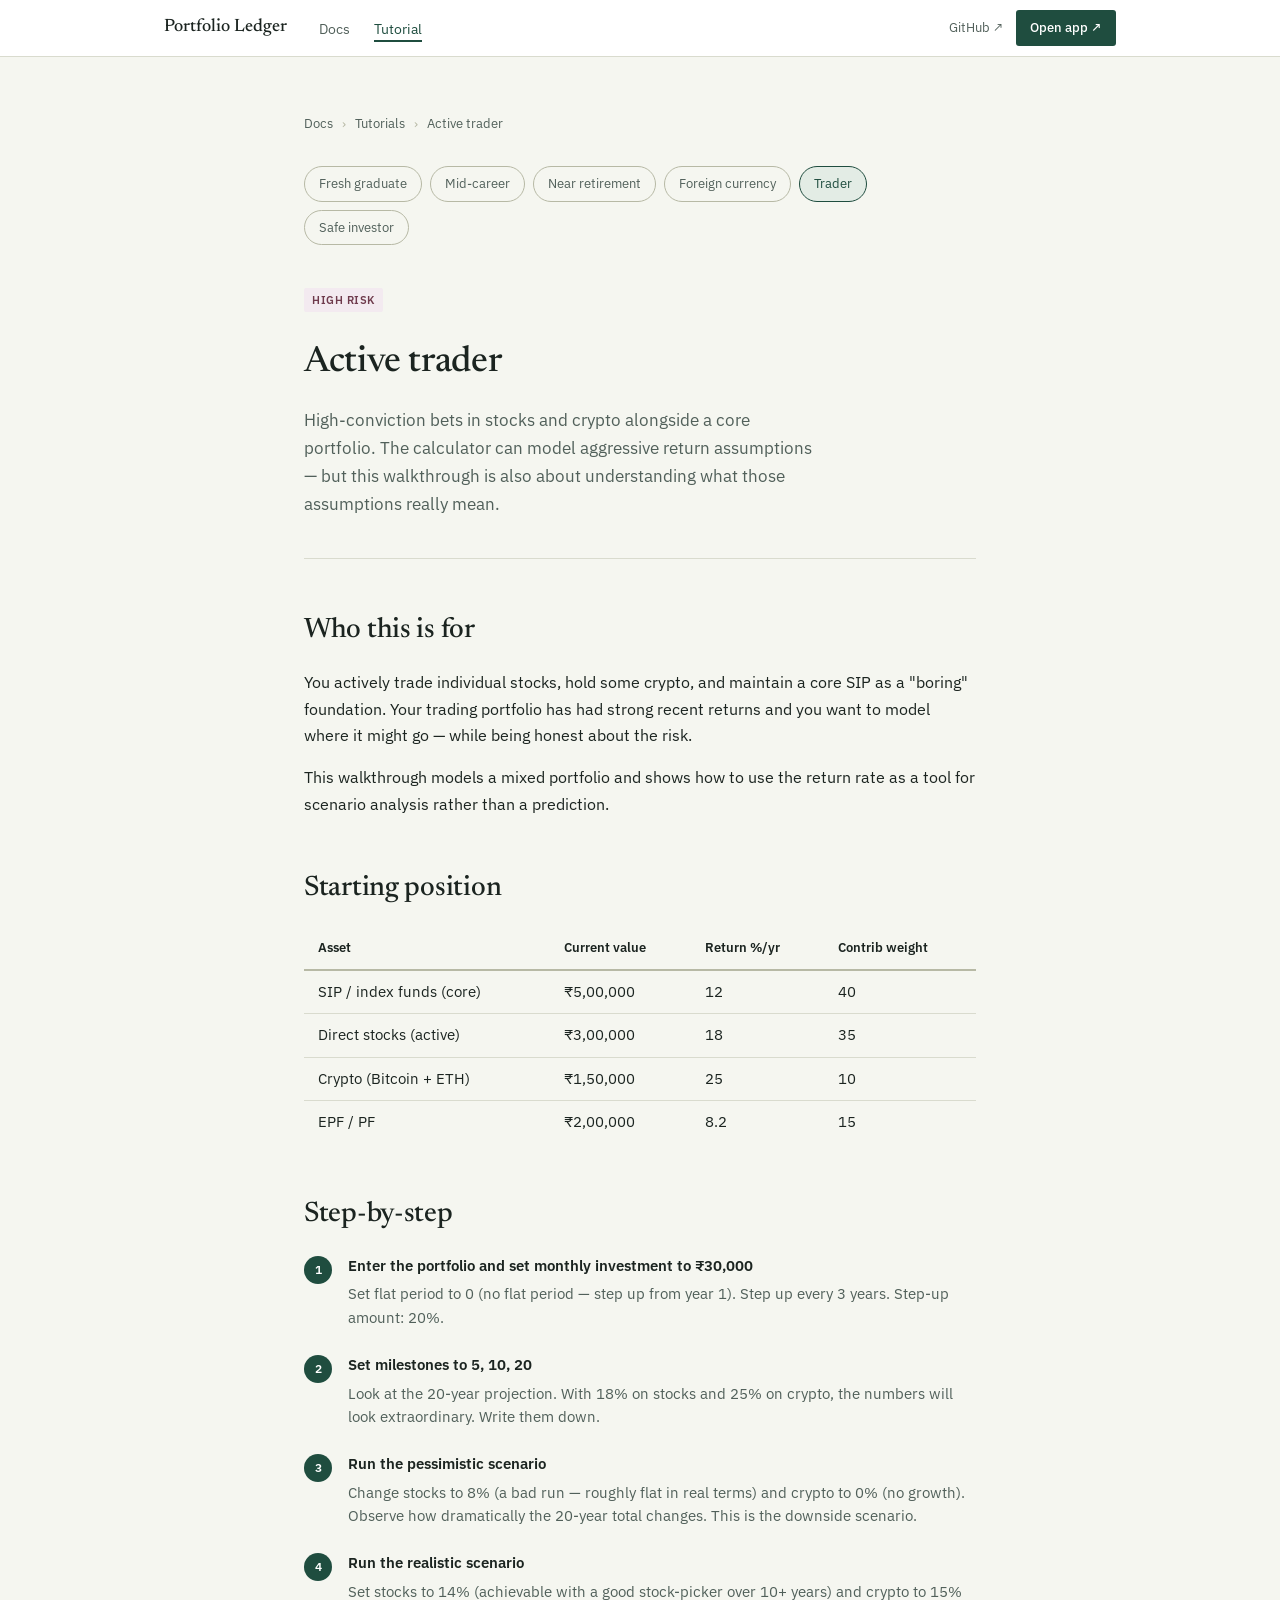
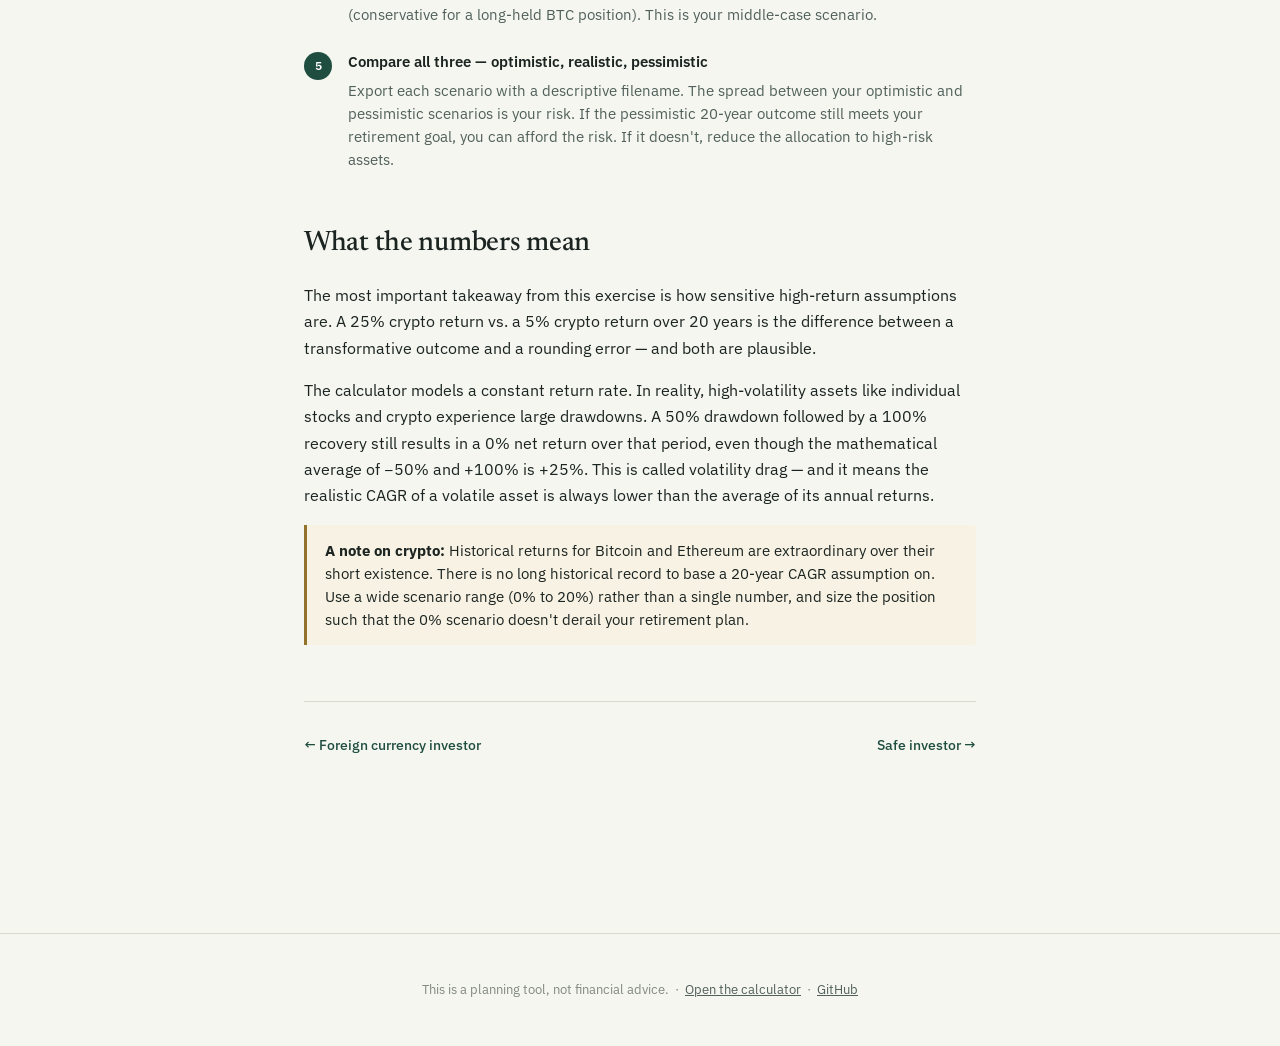
<file: docs/tutorials/trader.html>
<!DOCTYPE html>
<html lang="en">
<head>
<meta charset="UTF-8">
<meta name="viewport" content="width=device-width, initial-scale=1.0">
<title>Active Trader — Portfolio Ledger Tutorial</title>
<meta name="description" content="Model a high-risk portfolio with stocks and crypto alongside a core — and understand the impact of return rate assumptions.">
<link rel="icon" type="image/svg+xml" href="../../app/favicon.svg">
<link rel="stylesheet" href="../css/style.css">
</head>
<body>

<nav class="site-nav">
  <div class="nav-inner">
    <a class="nav-brand" href="../index.html">Portfolio Ledger</a>
    <ul class="nav-links">
      <li><a href="../index.html">Docs</a></li>
      <li><a href="index.html" class="active">Tutorial</a></li>
    </ul>
    <div class="nav-ctas">
      <a href="https://github.com/nilays-ns/portfolio-ledger" target="_blank" rel="noopener">GitHub ↗</a>
      <a href="../../app/index.html" class="nav-cta-primary">Open app ↗</a>
    </div>
    <button class="nav-hamburger" aria-label="Toggle navigation">
      <svg width="20" height="20" viewBox="0 0 20 20" fill="none" stroke="currentColor" stroke-width="1.8">
        <line x1="2" y1="5" x2="18" y2="5"/>
        <line x1="2" y1="10" x2="18" y2="10"/>
        <line x1="2" y1="15" x2="18" y2="15"/>
      </svg>
    </button>
  </div>
</nav>

<div class="page-narrow">

  <div class="breadcrumb">
    <a href="../index.html">Docs</a>
    <span>›</span>
    <a href="index.html">Tutorials</a>
    <span>›</span>
    Active trader
  </div>

  <div class="persona-nav">
    <a href="fresh-graduate.html">Fresh graduate</a>
    <a href="mid-career.html">Mid-career</a>
    <a href="near-retirement.html">Near retirement</a>
    <a href="foreign-currency.html">Foreign currency</a>
    <a href="trader.html" class="active">Trader</a>
    <a href="safe-investor.html">Safe investor</a>
  </div>

  <span class="card-tag plum">High risk</span>
  <h1 style="font-family:'Newsreader',serif;font-weight:500;font-size:36px;margin:12px 0 12px;letter-spacing:-0.01em;">Active trader</h1>
  <p style="font-size:17px;color:var(--ink-soft);margin:0 0 40px;max-width:52ch;">High-conviction bets in stocks and crypto alongside a core portfolio. The calculator can model aggressive return assumptions — but this walkthrough is also about understanding what those assumptions really mean.</p>

  <hr class="rule" style="margin-top:0;">

  <h2 class="doc-heading">Who this is for</h2>
  <div class="prose">
    <p>You actively trade individual stocks, hold some crypto, and maintain a core SIP as a "boring" foundation. Your trading portfolio has had strong recent returns and you want to model where it might go — while being honest about the risk.</p>
    <p>This walkthrough models a mixed portfolio and shows how to use the return rate as a tool for scenario analysis rather than a prediction.</p>
  </div>

  <h2 class="doc-heading">Starting position</h2>
  <table class="doc-table">
    <thead><tr><th>Asset</th><th>Current value</th><th>Return %/yr</th><th>Contrib weight</th></tr></thead>
    <tbody>
      <tr><td>SIP / index funds (core)</td><td>₹5,00,000</td><td>12</td><td>40</td></tr>
      <tr><td>Direct stocks (active)</td><td>₹3,00,000</td><td>18</td><td>35</td></tr>
      <tr><td>Crypto (Bitcoin + ETH)</td><td>₹1,50,000</td><td>25</td><td>10</td></tr>
      <tr><td>EPF / PF</td><td>₹2,00,000</td><td>8.2</td><td>15</td></tr>
    </tbody>
  </table>

  <h2 class="doc-heading">Step-by-step</h2>
  <ol class="steps">
    <li>
      <div class="step-body">
        <p class="step-title">Enter the portfolio and set monthly investment to ₹30,000</p>
        <p class="step-desc">Set flat period to 0 (no flat period — step up from year 1). Step up every 3 years. Step-up amount: 20%.</p>
      </div>
    </li>
    <li>
      <div class="step-body">
        <p class="step-title">Set milestones to 5, 10, 20</p>
        <p class="step-desc">Look at the 20-year projection. With 18% on stocks and 25% on crypto, the numbers will look extraordinary. Write them down.</p>
      </div>
    </li>
    <li>
      <div class="step-body">
        <p class="step-title">Run the pessimistic scenario</p>
        <p class="step-desc">Change stocks to 8% (a bad run — roughly flat in real terms) and crypto to 0% (no growth). Observe how dramatically the 20-year total changes. This is the downside scenario.</p>
      </div>
    </li>
    <li>
      <div class="step-body">
        <p class="step-title">Run the realistic scenario</p>
        <p class="step-desc">Set stocks to 14% (achievable with a good stock-picker over 10+ years) and crypto to 15% (conservative for a long-held BTC position). This is your middle-case scenario.</p>
      </div>
    </li>
    <li>
      <div class="step-body">
        <p class="step-title">Compare all three — optimistic, realistic, pessimistic</p>
        <p class="step-desc">Export each scenario with a descriptive filename. The spread between your optimistic and pessimistic scenarios is your risk. If the pessimistic 20-year outcome still meets your retirement goal, you can afford the risk. If it doesn't, reduce the allocation to high-risk assets.</p>
      </div>
    </li>
  </ol>

  <h2 class="doc-heading">What the numbers mean</h2>
  <div class="prose">
    <p>The most important takeaway from this exercise is how sensitive high-return assumptions are. A 25% crypto return vs. a 5% crypto return over 20 years is the difference between a transformative outcome and a rounding error — and both are plausible.</p>
    <p>The calculator models a constant return rate. In reality, high-volatility assets like individual stocks and crypto experience large drawdowns. A 50% drawdown followed by a 100% recovery still results in a 0% net return over that period, even though the mathematical average of −50% and +100% is +25%. This is called volatility drag — and it means the realistic CAGR of a volatile asset is always lower than the average of its annual returns.</p>
  </div>

  <div class="callout warn">
    <strong>A note on crypto:</strong> Historical returns for Bitcoin and Ethereum are extraordinary over their short existence. There is no long historical record to base a 20-year CAGR assumption on. Use a wide scenario range (0% to 20%) rather than a single number, and size the position such that the 0% scenario doesn't derail your retirement plan.
  </div>

  <div class="page-nav">
    <a href="foreign-currency.html" class="prev">Foreign currency investor</a>
    <a href="safe-investor.html" class="next">Safe investor</a>
  </div>

</div>

<footer class="site-footer">
  <p>This is a planning tool, not financial advice. &nbsp;·&nbsp; <a href="../../app/index.html">Open the calculator</a> &nbsp;·&nbsp; <a href="https://github.com/nilays-ns/portfolio-ledger" target="_blank" rel="noopener">GitHub</a></p>
</footer>

<script src="../js/nav.js"></script>
</body>
</html>
</file>
<file: docs/css/style.css>
@import url('https://fonts.googleapis.com/css2?family=Newsreader:ital,wght@0,400;0,500;0,600;1,400&family=IBM+Plex+Sans:wght@400;500;600&family=IBM+Plex+Mono:wght@400;500&display=swap');

:root {
  --ink: #1B2420;
  --ink-soft: #51605A;
  --ink-faint: #82897F;
  --paper: #F5F6F0;
  --paper-raised: #FFFFFF;
  --line: #D9DBCE;
  --line-strong: #B7B9A5;
  --forest: #1F4D3F;
  --forest-tint: #E3ECE5;
  --forest-dark: #163829;
  --brass: #93722C;
  --plum: #6E3A4C;
}

*, *::before, *::after { box-sizing: border-box; }

body {
  margin: 0;
  background: var(--paper);
  color: var(--ink);
  font-family: 'IBM Plex Sans', -apple-system, sans-serif;
  font-size: 16px;
  line-height: 1.65;
}

/* ── NAV ─────────────────────────────────────────────── */
.site-nav {
  background: var(--paper-raised);
  border-bottom: 1px solid var(--line);
  position: sticky;
  top: 0;
  z-index: 100;
}
.nav-inner {
  max-width: 1000px;
  margin: 0 auto;
  padding: 0 24px;
  height: 56px;
  display: flex;
  align-items: center;
  gap: 32px;
}
.nav-brand {
  font-family: 'Newsreader', serif;
  font-weight: 500;
  font-size: 18px;
  color: var(--ink);
  text-decoration: none;
  white-space: nowrap;
}
.nav-links {
  display: flex;
  align-items: center;
  gap: 24px;
  list-style: none;
  margin: 0;
  padding: 0;
  flex: 1;
}
.nav-links a {
  font-size: 14px;
  color: var(--ink-soft);
  text-decoration: none;
  transition: color 0.15s;
}
.nav-links a:hover { color: var(--ink); }
.nav-links a.active {
  color: var(--forest);
  border-bottom: 2px solid var(--forest);
  padding-bottom: 2px;
}
.nav-ctas {
  display: flex;
  align-items: center;
  gap: 12px;
  margin-left: auto;
}
.nav-ctas a {
  font-size: 13px;
  color: var(--ink-soft);
  text-decoration: none;
  transition: color 0.15s;
}
.nav-ctas a:hover { color: var(--ink); }
.nav-cta-primary {
  background: var(--forest);
  color: #fff !important;
  padding: 7px 14px;
  border-radius: 3px;
  font-size: 13px;
  font-weight: 500;
  transition: background 0.15s !important;
}
.nav-cta-primary:hover { background: var(--forest-dark) !important; }
.nav-hamburger {
  display: none;
  background: none;
  border: none;
  cursor: pointer;
  padding: 4px;
  margin-left: auto;
  color: var(--ink);
}
.nav-hamburger svg { display: block; }

@media (max-width: 640px) {
  .nav-hamburger { display: block; }
  .nav-links, .nav-ctas { display: none; }
  .nav-inner.open .nav-links,
  .nav-inner.open .nav-ctas {
    display: flex;
    flex-direction: column;
    align-items: flex-start;
    gap: 16px;
    width: 100%;
    padding: 16px 0;
  }
  .nav-inner {
    flex-wrap: wrap;
    height: auto;
    padding: 12px 24px;
  }
}

/* ── PAGE WRAPPER ────────────────────────────────────── */
.page {
  max-width: 1000px;
  margin: 0 auto;
  padding: 56px 24px 96px;
}
.page-narrow {
  max-width: 720px;
  margin: 0 auto;
  padding: 56px 24px 96px;
}

/* ── HERO ────────────────────────────────────────────── */
.hero {
  padding-bottom: 48px;
  border-bottom: 1px solid var(--line);
  margin-bottom: 56px;
}
.hero-label {
  font-size: 13px;
  color: var(--ink-soft);
  margin: 0 0 12px;
  text-transform: uppercase;
  letter-spacing: 0.06em;
}
.hero h1 {
  font-family: 'Newsreader', serif;
  font-weight: 500;
  font-size: clamp(32px, 5vw, 52px);
  line-height: 1.1;
  margin: 0 0 20px;
  letter-spacing: -0.01em;
  color: var(--ink);
}
.hero-sub {
  font-size: 18px;
  color: var(--ink-soft);
  max-width: 56ch;
  margin: 0 0 32px;
  line-height: 1.6;
}
.hero-actions {
  display: flex;
  gap: 12px;
  flex-wrap: wrap;
}

/* ── BUTTONS ─────────────────────────────────────────── */
.btn {
  display: inline-block;
  font-family: 'IBM Plex Sans', sans-serif;
  font-size: 14px;
  font-weight: 500;
  padding: 10px 20px;
  border-radius: 3px;
  text-decoration: none;
  cursor: pointer;
  border: none;
  transition: background 0.15s, transform 0.12s, box-shadow 0.15s;
}
.btn-primary {
  background: var(--forest);
  color: #fff;
}
.btn-primary:hover {
  background: var(--forest-dark);
  transform: translateY(-1px);
  box-shadow: 0 3px 10px rgba(31,77,63,0.2);
}
.btn-ghost {
  background: var(--paper-raised);
  color: var(--ink-soft);
  border: 1px solid var(--line-strong);
}
.btn-ghost:hover {
  border-color: var(--ink);
  color: var(--ink);
  transform: translateY(-1px);
}

/* ── CARD GRID ───────────────────────────────────────── */
.card-grid {
  display: grid;
  grid-template-columns: repeat(auto-fill, minmax(260px, 1fr));
  gap: 20px;
  margin-top: 32px;
}
.card {
  background: var(--paper-raised);
  border: 1px solid var(--line);
  border-radius: 4px;
  padding: 24px;
  text-decoration: none;
  color: inherit;
  transition: border-color 0.15s, box-shadow 0.15s, transform 0.12s;
  display: block;
}
.card:hover {
  border-color: var(--forest);
  box-shadow: 0 4px 16px rgba(31,77,63,0.1);
  transform: translateY(-2px);
}
.card-icon {
  font-size: 28px;
  margin-bottom: 14px;
  display: block;
}
.card h3 {
  font-family: 'Newsreader', serif;
  font-weight: 500;
  font-size: 20px;
  margin: 0 0 8px;
  color: var(--ink);
}
.card p {
  font-size: 14px;
  color: var(--ink-soft);
  margin: 0 0 16px;
  line-height: 1.55;
}
.card-link {
  font-size: 13px;
  color: var(--forest);
  font-weight: 500;
}
.card-tag {
  display: inline-block;
  font-size: 11px;
  font-weight: 600;
  text-transform: uppercase;
  letter-spacing: 0.05em;
  padding: 3px 8px;
  border-radius: 2px;
  background: var(--forest-tint);
  color: var(--forest);
  margin-bottom: 10px;
}
.card-tag.brass { background: #F1EAD3; color: var(--brass); }
.card-tag.plum  { background: #F3EAF0; color: var(--plum); }

/* ── SECTION HEADINGS ────────────────────────────────── */
.section-label {
  font-size: 12px;
  font-weight: 600;
  text-transform: uppercase;
  letter-spacing: 0.08em;
  color: var(--ink-soft);
  margin: 0 0 24px;
}
h2.doc-heading {
  font-family: 'Newsreader', serif;
  font-weight: 500;
  font-size: 28px;
  margin: 48px 0 16px;
  color: var(--ink);
  letter-spacing: -0.01em;
}
h2.doc-heading:first-of-type { margin-top: 0; }
h3.doc-subheading {
  font-family: 'IBM Plex Sans', sans-serif;
  font-weight: 600;
  font-size: 16px;
  margin: 32px 0 12px;
  color: var(--ink);
}

/* ── PROSE ───────────────────────────────────────────── */
.prose p {
  margin: 0 0 16px;
  font-size: 15.5px;
  line-height: 1.7;
}
.prose ul, .prose ol {
  padding-left: 24px;
  margin: 0 0 16px;
}
.prose li {
  font-size: 15.5px;
  line-height: 1.7;
  margin-bottom: 6px;
}
.prose a { color: var(--forest); }
.prose strong { font-weight: 600; }

/* ── CODE ────────────────────────────────────────────── */
code {
  font-family: 'IBM Plex Mono', monospace;
  font-size: 0.88em;
  background: var(--forest-tint);
  color: var(--forest-dark);
  padding: 1px 5px;
  border-radius: 2px;
}
pre {
  background: var(--ink);
  color: #C9D6C5;
  padding: 20px 24px;
  border-radius: 4px;
  overflow-x: auto;
  margin: 0 0 24px;
}
pre code {
  background: none;
  color: inherit;
  padding: 0;
  font-size: 13.5px;
  line-height: 1.6;
}

/* ── CALLOUT ─────────────────────────────────────────── */
.callout {
  border-left: 3px solid var(--forest);
  background: var(--forest-tint);
  padding: 14px 18px;
  border-radius: 0 3px 3px 0;
  margin: 0 0 24px;
  font-size: 14.5px;
  line-height: 1.6;
}
.callout.warn {
  border-color: var(--brass);
  background: #F8F2E4;
}

/* ── STEP LIST ───────────────────────────────────────── */
.steps { list-style: none; padding: 0; margin: 0 0 32px; counter-reset: step; }
.steps li {
  counter-increment: step;
  display: flex;
  gap: 16px;
  margin-bottom: 24px;
  align-items: flex-start;
}
.steps li::before {
  content: counter(step);
  min-width: 28px;
  height: 28px;
  border-radius: 50%;
  background: var(--forest);
  color: #fff;
  font-size: 12px;
  font-weight: 600;
  display: flex;
  align-items: center;
  justify-content: center;
  flex-shrink: 0;
  margin-top: 2px;
}
.steps li .step-body { flex: 1; }
.steps li .step-title {
  font-weight: 600;
  font-size: 15px;
  margin: 0 0 4px;
}
.steps li .step-desc {
  font-size: 14.5px;
  color: var(--ink-soft);
  margin: 0;
  line-height: 1.6;
}

/* ── PERSONA NAV ─────────────────────────────────────── */
.persona-nav {
  display: flex;
  gap: 8px;
  flex-wrap: wrap;
  margin-bottom: 40px;
}
.persona-nav a {
  font-size: 13px;
  padding: 6px 14px;
  border: 1px solid var(--line-strong);
  border-radius: 20px;
  color: var(--ink-soft);
  text-decoration: none;
  transition: border-color 0.15s, color 0.15s, background 0.15s;
}
.persona-nav a:hover, .persona-nav a.active {
  border-color: var(--forest);
  color: var(--forest);
  background: var(--forest-tint);
}

/* ── TABLE ───────────────────────────────────────────── */
.doc-table {
  width: 100%;
  border-collapse: collapse;
  margin: 0 0 24px;
  font-size: 14.5px;
}
.doc-table th {
  text-align: left;
  padding: 10px 14px;
  background: var(--paper);
  border-bottom: 2px solid var(--line-strong);
  font-weight: 600;
  font-size: 13px;
}
.doc-table td {
  padding: 10px 14px;
  border-bottom: 1px solid var(--line);
  vertical-align: top;
  line-height: 1.55;
}
.doc-table tr:last-child td { border-bottom: none; }

/* ── RULE ────────────────────────────────────────────── */
.rule {
  height: 1px;
  background: var(--line);
  border: none;
  margin: 48px 0;
}
.rule-double {
  height: 5px;
  border-top: 1.5px solid var(--ink);
  border-bottom: 1px solid var(--ink);
  margin: 0 0 48px;
}

/* ── FEATURE STRIP ───────────────────────────────────── */
.feature-strip {
  display: grid;
  grid-template-columns: repeat(auto-fill, minmax(220px, 1fr));
  gap: 32px;
  margin-top: 56px;
}
.feature-item h4 {
  font-family: 'Newsreader', serif;
  font-size: 18px;
  font-weight: 500;
  margin: 0 0 8px;
}
.feature-item p {
  font-size: 14px;
  color: var(--ink-soft);
  margin: 0;
  line-height: 1.55;
}

/* ── FOOTER ──────────────────────────────────────────── */
.site-footer {
  border-top: 1px solid var(--line);
  margin-top: 80px;
  padding: 32px 24px;
  text-align: center;
  font-size: 13px;
  color: var(--ink-faint);
}
.site-footer a { color: var(--ink-soft); }
.site-footer a:hover { color: var(--ink); }

/* ── BREADCRUMB ──────────────────────────────────────── */
.breadcrumb {
  font-size: 13px;
  color: var(--ink-soft);
  margin-bottom: 32px;
}
.breadcrumb a { color: var(--ink-soft); text-decoration: none; }
.breadcrumb a:hover { color: var(--forest); }
.breadcrumb span { margin: 0 6px; color: var(--line-strong); }

/* ── PAGE NAV (prev/next) ────────────────────────────── */
.page-nav {
  display: flex;
  justify-content: space-between;
  gap: 16px;
  margin-top: 56px;
  padding-top: 32px;
  border-top: 1px solid var(--line);
  flex-wrap: wrap;
}
.page-nav a {
  color: var(--forest);
  text-decoration: none;
  font-size: 14px;
  font-weight: 500;
}
.page-nav a:hover { text-decoration: underline; }
.page-nav .prev::before { content: '← '; }
.page-nav .next::after  { content: ' →'; }
</file>
